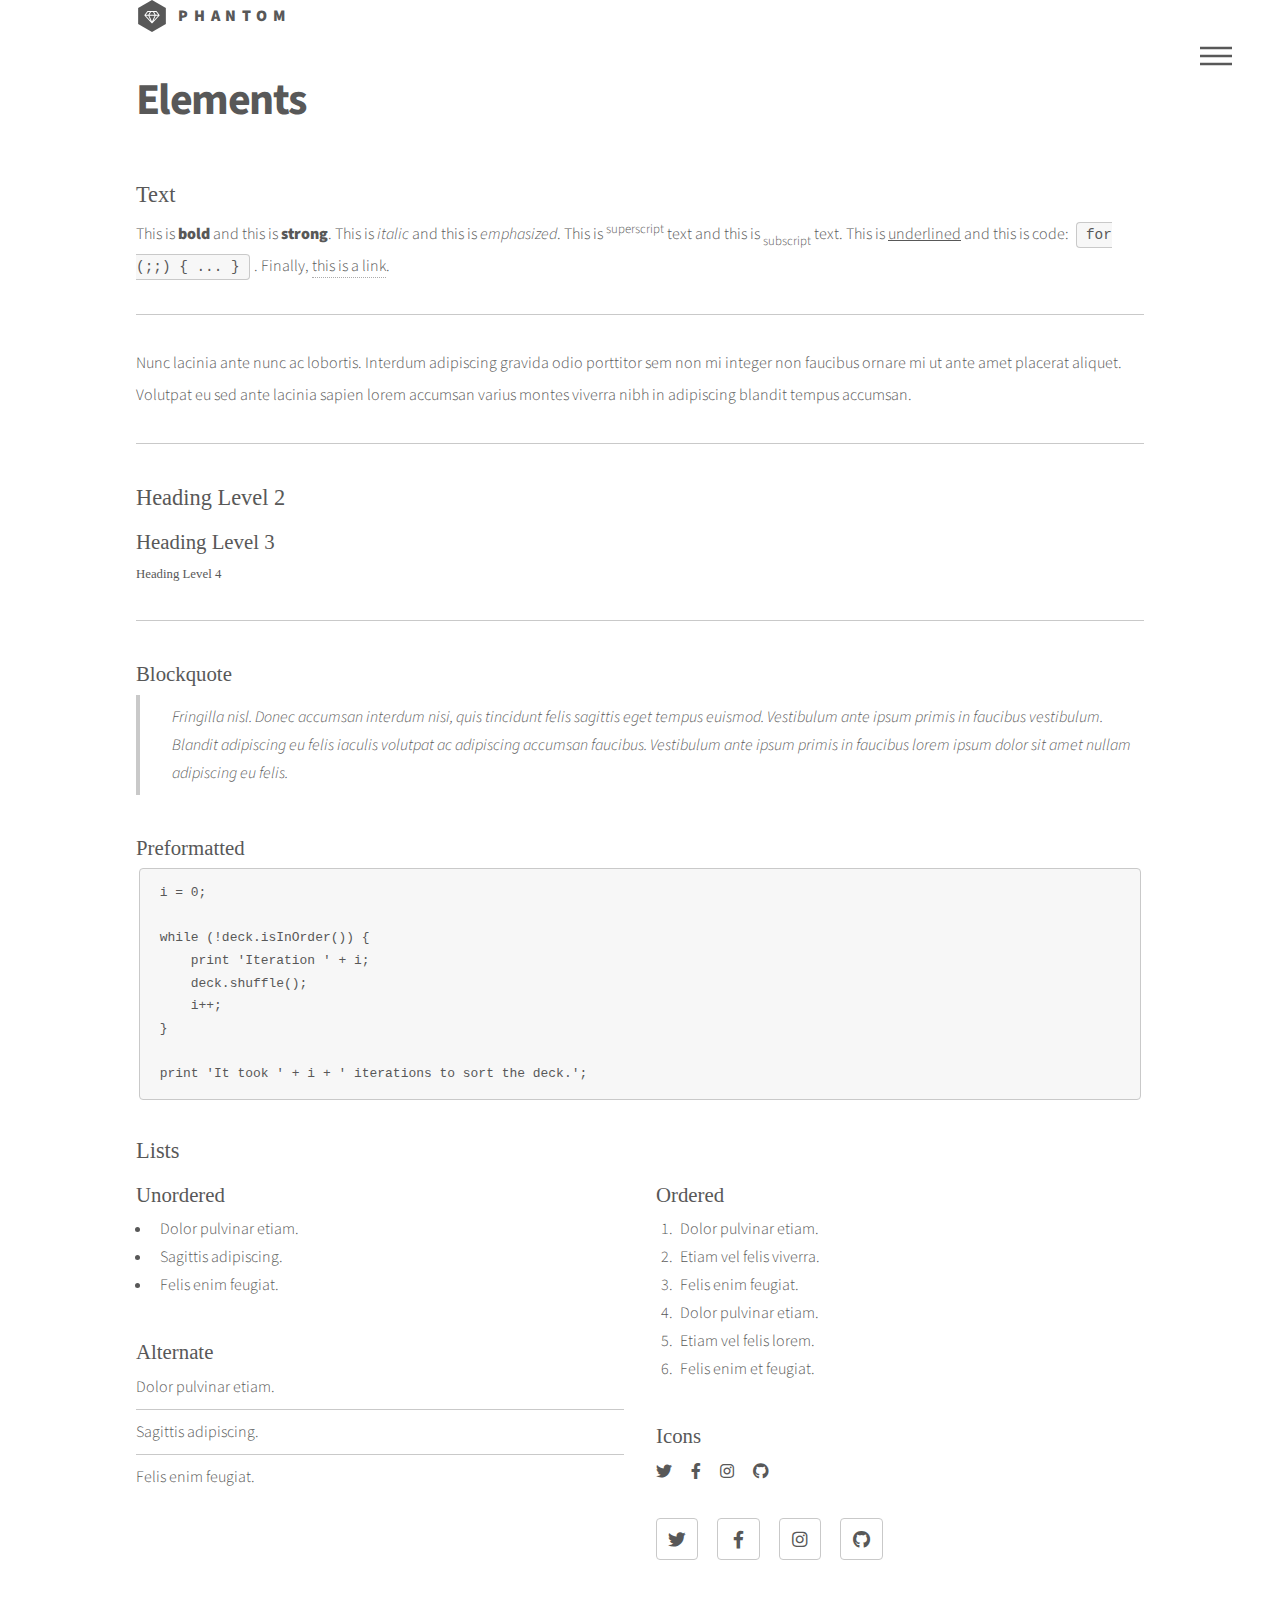
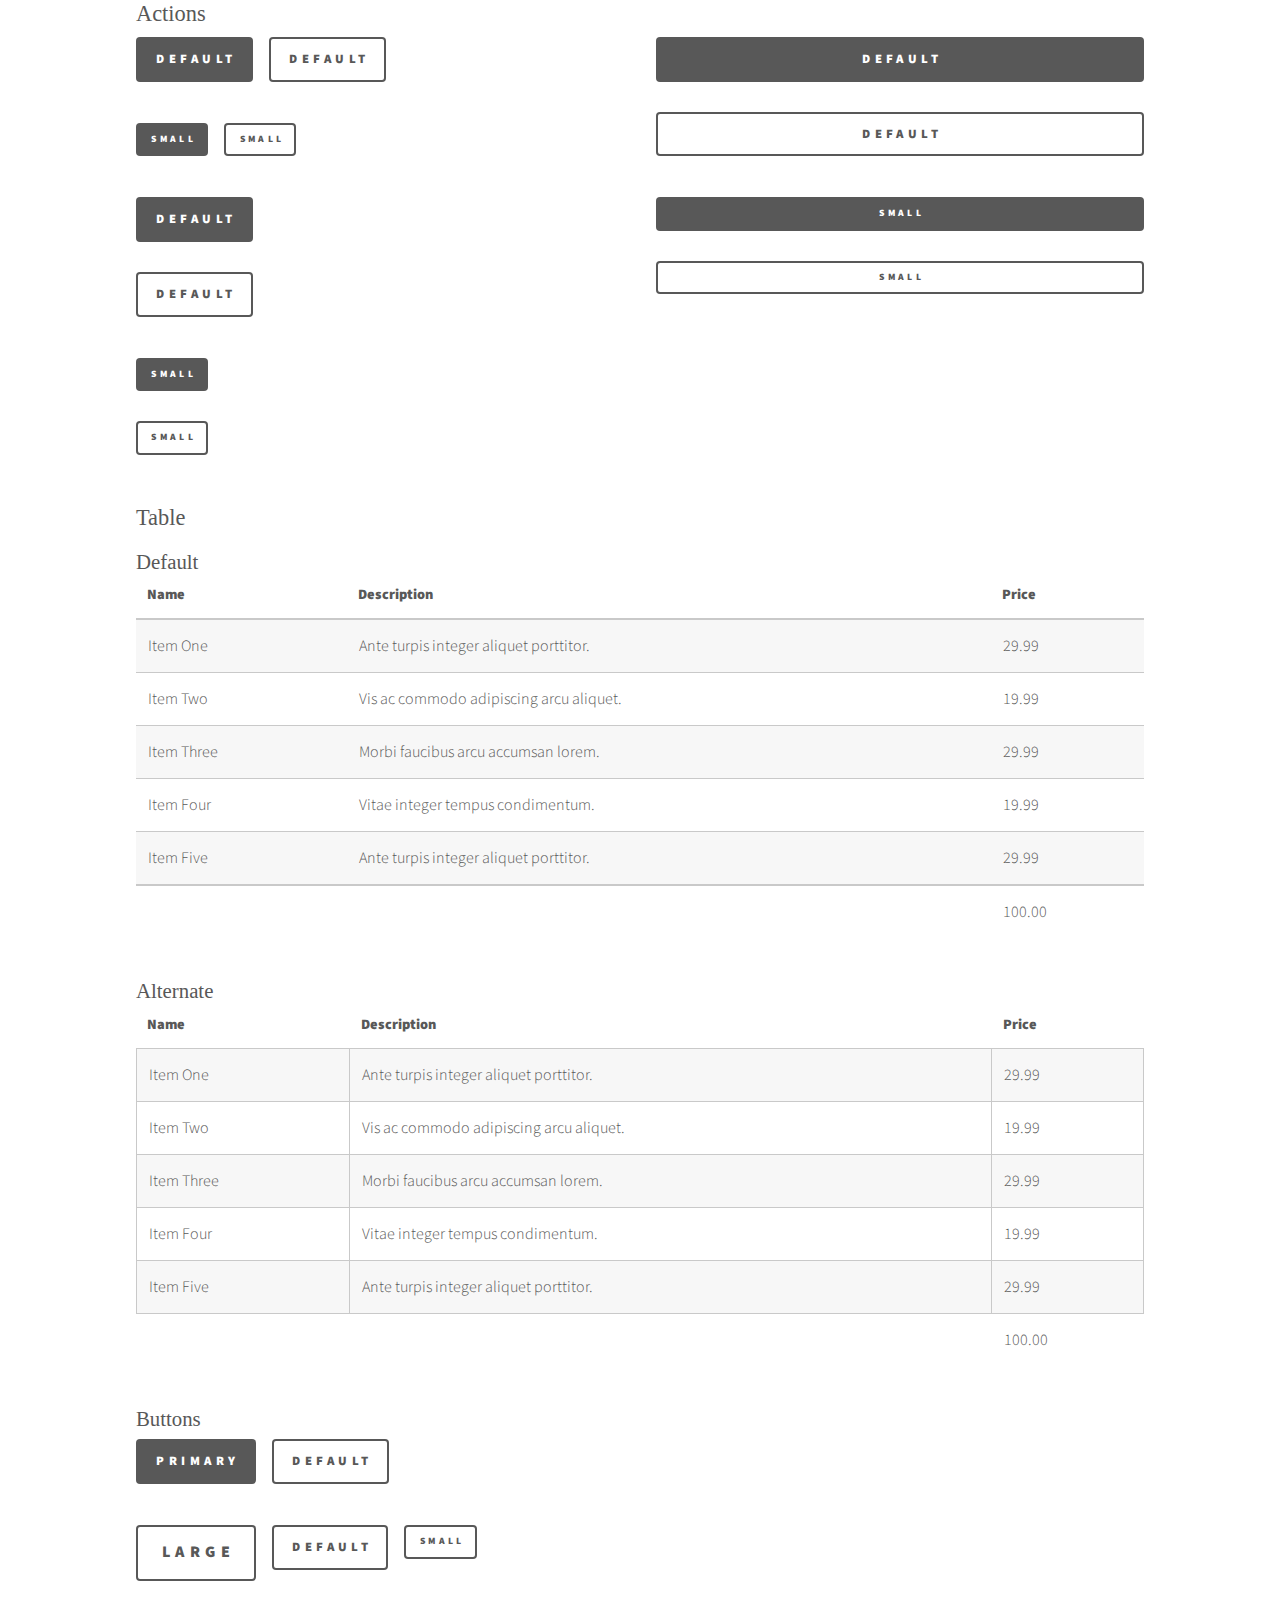
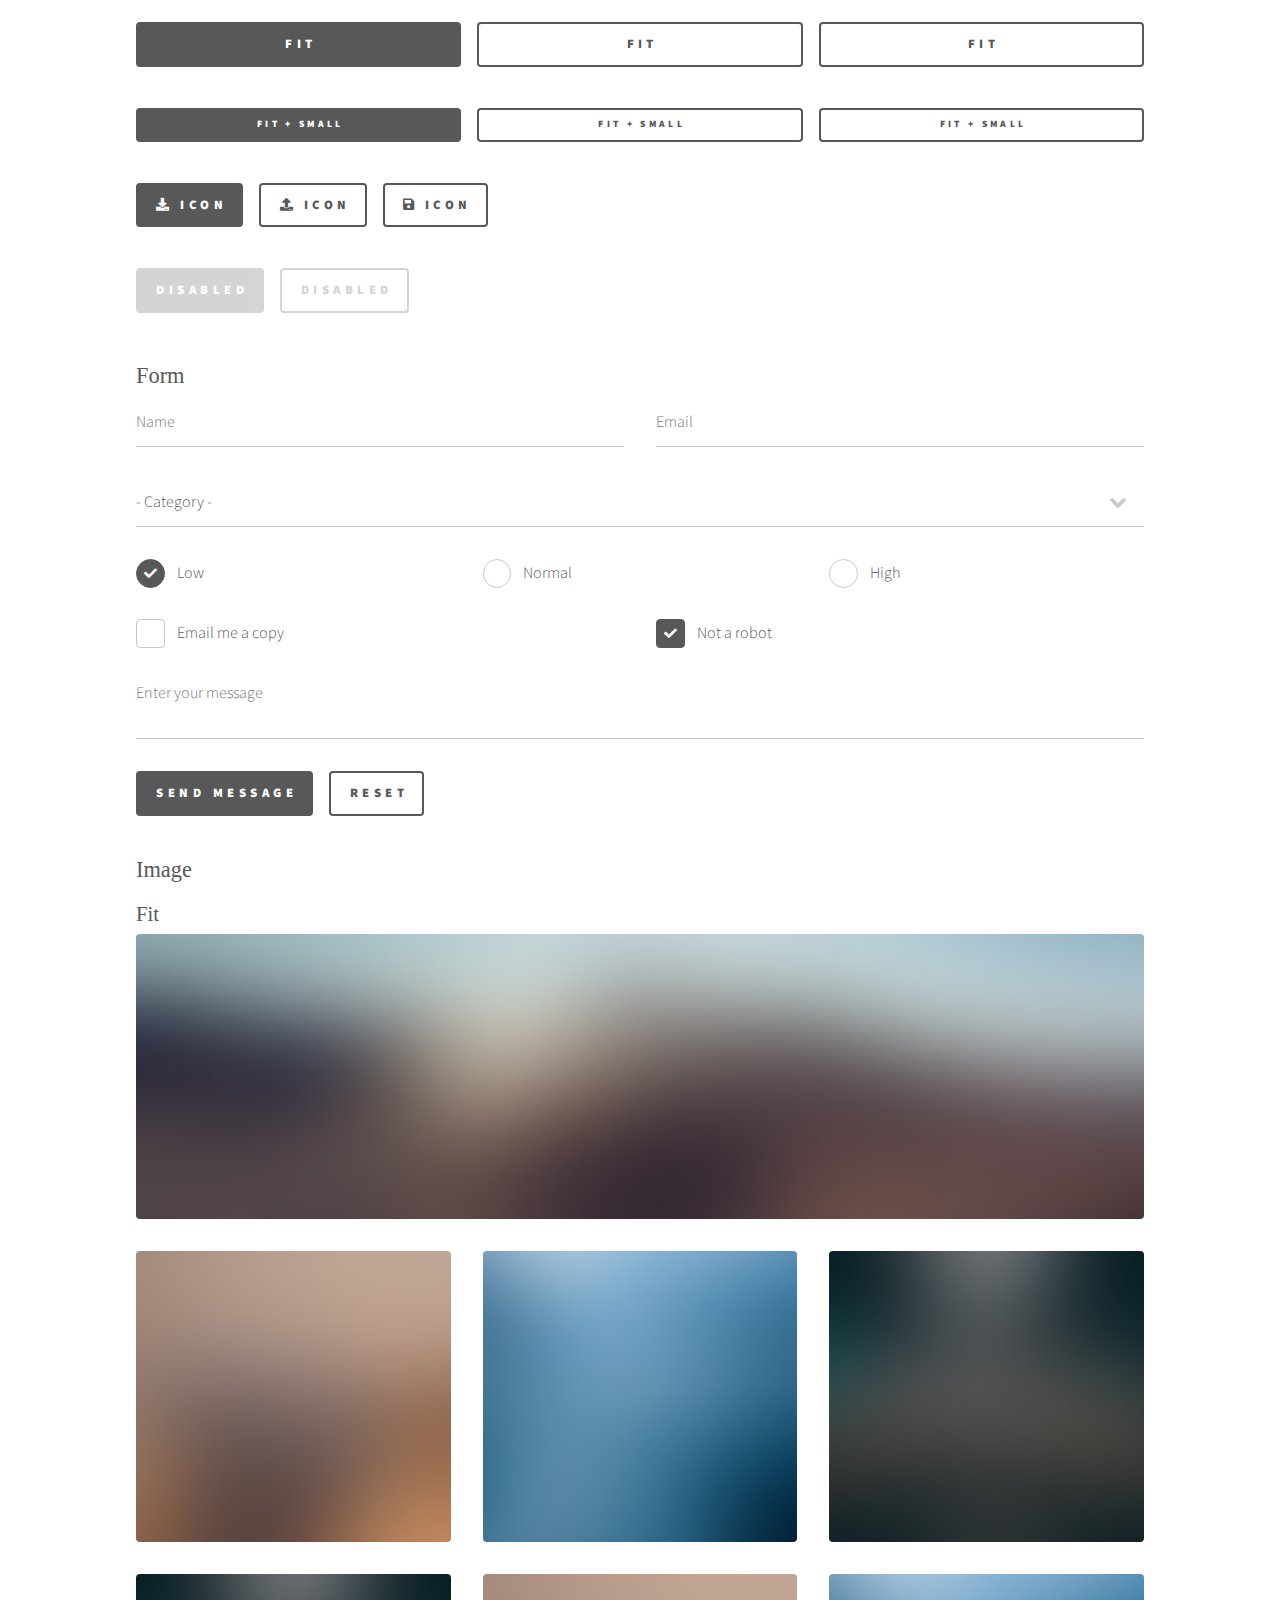
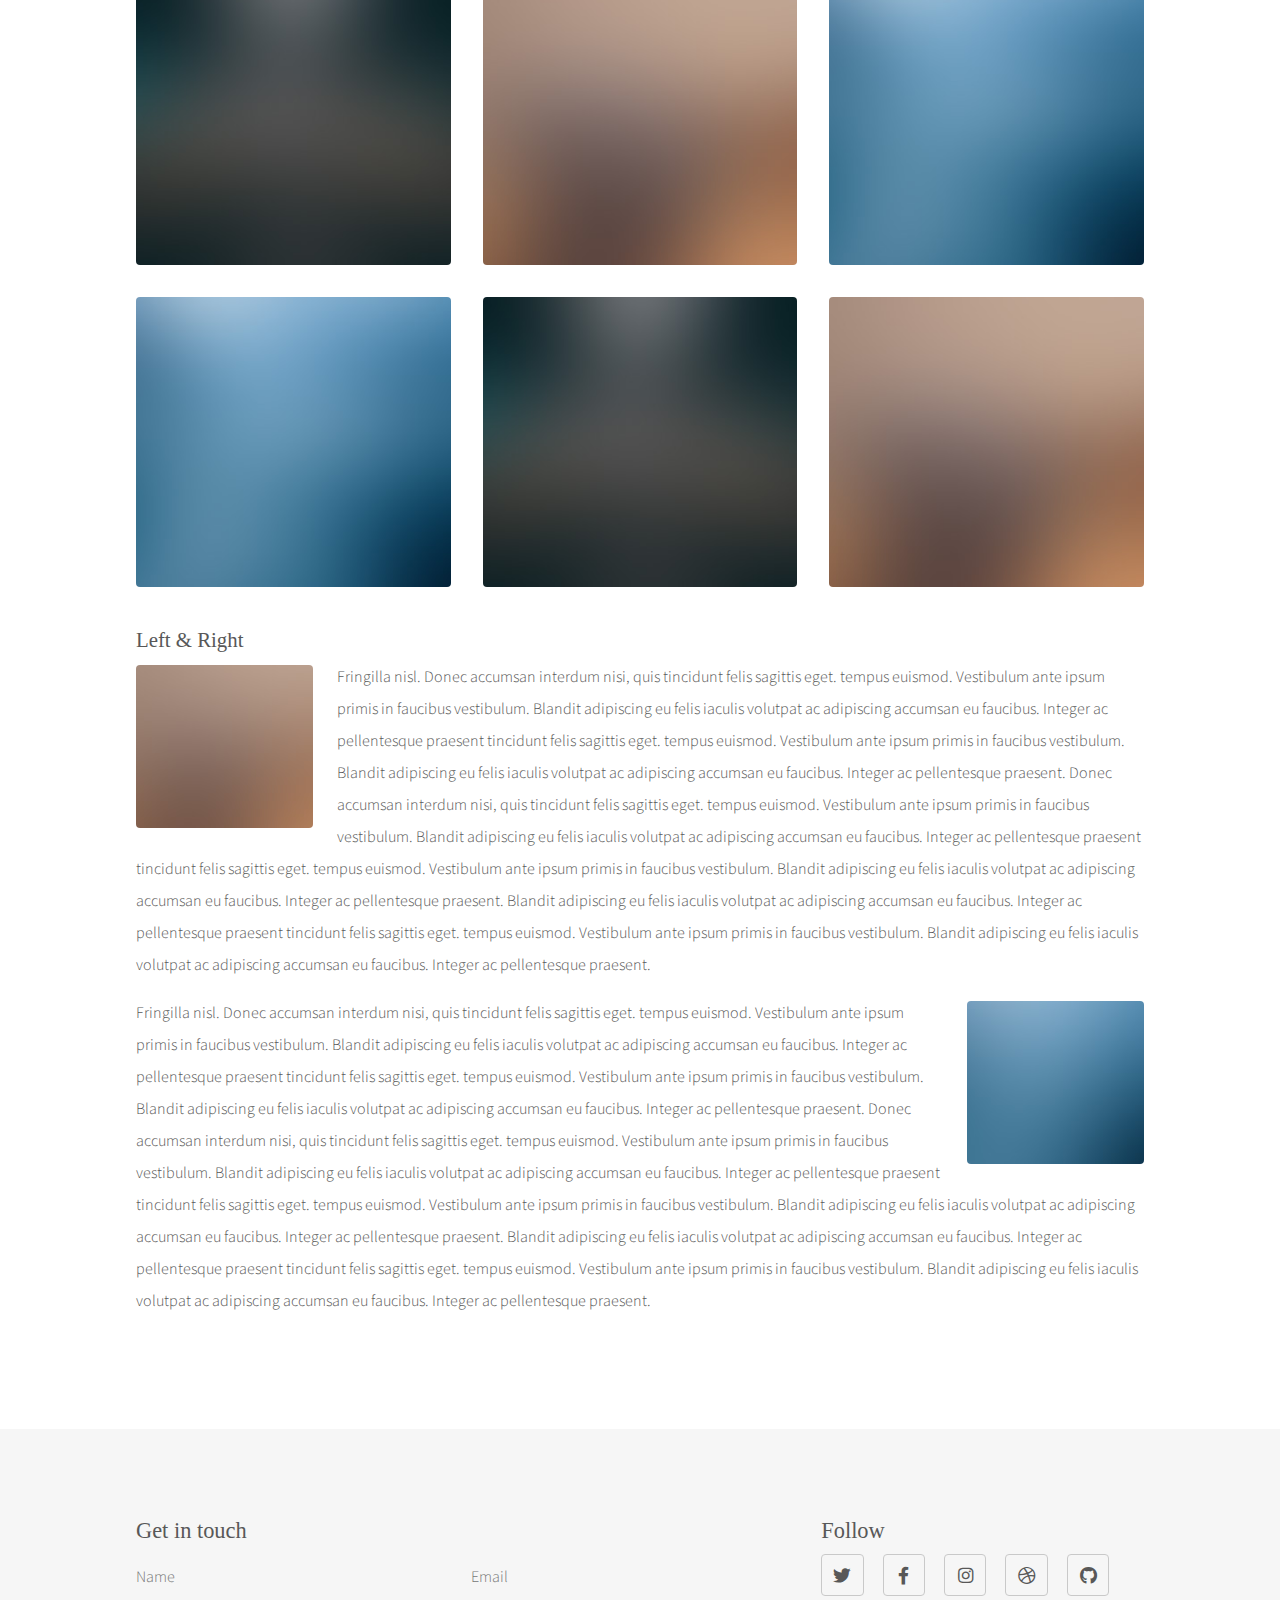
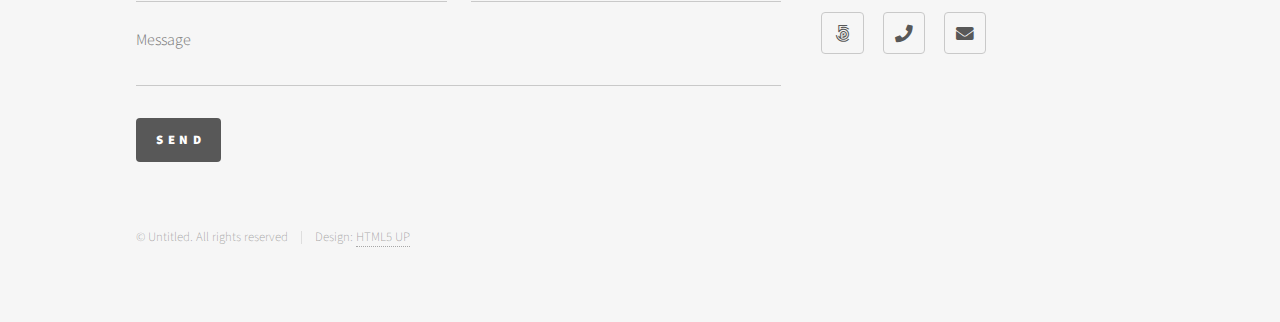
<file: elements.html>
<!DOCTYPE HTML>
<!--
	Phantom by HTML5 UP
	html5up.net | @ajlkn
	Free for personal and commercial use under the CCA 3.0 license (html5up.net/license)
-->
<html>
	<head>
		<title>Elements - Phantom by HTML5 UP</title>
		<meta charset="utf-8" />
		<meta name="viewport" content="width=device-width, initial-scale=1, user-scalable=no" />
		<link rel="stylesheet" href="assets/css/main.css" />
		<noscript><link rel="stylesheet" href="assets/css/noscript.css" /></noscript>
	</head>
	<body class="is-preload">
		<!-- Wrapper -->
			<div id="wrapper">

				<!-- Header -->
					<header id="header">
						<div class="inner">

							<!-- Logo -->
								<a href="index.html" class="logo">
									<span class="symbol"><img src="images/logo.svg" alt="" /></span><span class="title">Phantom</span>
								</a>

							<!-- Nav -->
								<nav>
									<ul>
										<li><a href="#menu">Menu</a></li>
									</ul>
								</nav>

						</div>
					</header>

				<!-- Menu -->
					<nav id="menu">
						<h2>Menu</h2>
						<ul>
							<li><a href="index.html">Home</a></li>
							<li><a href="generic.html">Ipsum veroeros</a></li>
							<li><a href="generic.html">Tempus etiam</a></li>
							<li><a href="generic.html">Consequat dolor</a></li>
							<li><a href="elements.html">Elements</a></li>
						</ul>
					</nav>

				<!-- Main -->
					<div id="main">
						<div class="inner">
							<h1>Elements</h1>

							<!-- Text -->
								<section>
									<h2>Text</h2>
									<p>This is <b>bold</b> and this is <strong>strong</strong>. This is <i>italic</i> and this is <em>emphasized</em>.
									This is <sup>superscript</sup> text and this is <sub>subscript</sub> text.
									This is <u>underlined</u> and this is code: <code>for (;;) { ... }</code>. Finally, <a href="#">this is a link</a>.</p>
									<hr />
									<p>Nunc lacinia ante nunc ac lobortis. Interdum adipiscing gravida odio porttitor sem non mi integer non faucibus ornare mi ut ante amet placerat aliquet. Volutpat eu sed ante lacinia sapien lorem accumsan varius montes viverra nibh in adipiscing blandit tempus accumsan.</p>
									<hr />
									<h2>Heading Level 2</h2>
									<h3>Heading Level 3</h3>
									<h4>Heading Level 4</h4>
									<hr />
									<h3>Blockquote</h3>
									<blockquote>Fringilla nisl. Donec accumsan interdum nisi, quis tincidunt felis sagittis eget tempus euismod. Vestibulum ante ipsum primis in faucibus vestibulum. Blandit adipiscing eu felis iaculis volutpat ac adipiscing accumsan faucibus. Vestibulum ante ipsum primis in faucibus lorem ipsum dolor sit amet nullam adipiscing eu felis.</blockquote>
									<h3>Preformatted</h3>
									<pre><code>i = 0;

while (!deck.isInOrder()) {
    print 'Iteration ' + i;
    deck.shuffle();
    i++;
}

print 'It took ' + i + ' iterations to sort the deck.';</code></pre>
								</section>

							<!-- Lists -->
								<section>
									<h2>Lists</h2>
									<div class="row">
										<div class="col-6 col-12-medium">
											<h3>Unordered</h3>
											<ul>
												<li>Dolor pulvinar etiam.</li>
												<li>Sagittis adipiscing.</li>
												<li>Felis enim feugiat.</li>
											</ul>
											<h3>Alternate</h3>
											<ul class="alt">
												<li>Dolor pulvinar etiam.</li>
												<li>Sagittis adipiscing.</li>
												<li>Felis enim feugiat.</li>
											</ul>
										</div>
										<div class="col-6 col-12-medium">
											<h3>Ordered</h3>
											<ol>
												<li>Dolor pulvinar etiam.</li>
												<li>Etiam vel felis viverra.</li>
												<li>Felis enim feugiat.</li>
												<li>Dolor pulvinar etiam.</li>
												<li>Etiam vel felis lorem.</li>
												<li>Felis enim et feugiat.</li>
											</ol>
											<h3>Icons</h3>
											<ul class="icons">
												<li><a href="#" class="icon brands style1 fa-twitter"><span class="label">Twitter</span></a></li>
												<li><a href="#" class="icon brands style1 fa-facebook-f"><span class="label">Facebook</span></a></li>
												<li><a href="#" class="icon brands style1 fa-instagram"><span class="label">Instagram</span></a></li>
												<li><a href="#" class="icon brands style1 fa-github"><span class="label">Github</span></a></li>
											</ul>
											<ul class="icons">
												<li><a href="#" class="icon brands style2 fa-twitter"><span class="label">Twitter</span></a></li>
												<li><a href="#" class="icon brands style2 fa-facebook-f"><span class="label">Facebook</span></a></li>
												<li><a href="#" class="icon brands style2 fa-instagram"><span class="label">Instagram</span></a></li>
												<li><a href="#" class="icon brands style2 fa-github"><span class="label">Github</span></a></li>
											</ul>
										</div>
									</div>
									<h2>Actions</h2>
									<div class="row">
										<div class="col-6 col-12-medium">
											<ul class="actions">
												<li><a href="#" class="button primary">Default</a></li>
												<li><a href="#" class="button">Default</a></li>
											</ul>
											<ul class="actions small">
												<li><a href="#" class="button primary small">Small</a></li>
												<li><a href="#" class="button small">Small</a></li>
											</ul>
											<ul class="actions stacked">
												<li><a href="#" class="button primary">Default</a></li>
												<li><a href="#" class="button">Default</a></li>
											</ul>
											<ul class="actions stacked">
												<li><a href="#" class="button primary small">Small</a></li>
												<li><a href="#" class="button small">Small</a></li>
											</ul>
										</div>
										<div class="col-6 col-12-medium">
											<ul class="actions stacked">
												<li><a href="#" class="button primary fit">Default</a></li>
												<li><a href="#" class="button fit">Default</a></li>
											</ul>
											<ul class="actions stacked">
												<li><a href="#" class="button primary small fit">Small</a></li>
												<li><a href="#" class="button small fit">Small</a></li>
											</ul>
										</div>
									</div>
								</section>

							<!-- Table -->
								<section>
									<h2>Table</h2>
									<h3>Default</h3>
									<div class="table-wrapper">
										<table>
											<thead>
												<tr>
													<th>Name</th>
													<th>Description</th>
													<th>Price</th>
												</tr>
											</thead>
											<tbody>
												<tr>
													<td>Item One</td>
													<td>Ante turpis integer aliquet porttitor.</td>
													<td>29.99</td>
												</tr>
												<tr>
													<td>Item Two</td>
													<td>Vis ac commodo adipiscing arcu aliquet.</td>
													<td>19.99</td>
												</tr>
												<tr>
													<td>Item Three</td>
													<td> Morbi faucibus arcu accumsan lorem.</td>
													<td>29.99</td>
												</tr>
												<tr>
													<td>Item Four</td>
													<td>Vitae integer tempus condimentum.</td>
													<td>19.99</td>
												</tr>
												<tr>
													<td>Item Five</td>
													<td>Ante turpis integer aliquet porttitor.</td>
													<td>29.99</td>
												</tr>
											</tbody>
											<tfoot>
												<tr>
													<td colspan="2"></td>
													<td>100.00</td>
												</tr>
											</tfoot>
										</table>
									</div>

									<h3>Alternate</h3>
									<div class="table-wrapper">
										<table class="alt">
											<thead>
												<tr>
													<th>Name</th>
													<th>Description</th>
													<th>Price</th>
												</tr>
											</thead>
											<tbody>
												<tr>
													<td>Item One</td>
													<td>Ante turpis integer aliquet porttitor.</td>
													<td>29.99</td>
												</tr>
												<tr>
													<td>Item Two</td>
													<td>Vis ac commodo adipiscing arcu aliquet.</td>
													<td>19.99</td>
												</tr>
												<tr>
													<td>Item Three</td>
													<td> Morbi faucibus arcu accumsan lorem.</td>
													<td>29.99</td>
												</tr>
												<tr>
													<td>Item Four</td>
													<td>Vitae integer tempus condimentum.</td>
													<td>19.99</td>
												</tr>
												<tr>
													<td>Item Five</td>
													<td>Ante turpis integer aliquet porttitor.</td>
													<td>29.99</td>
												</tr>
											</tbody>
											<tfoot>
												<tr>
													<td colspan="2"></td>
													<td>100.00</td>
												</tr>
											</tfoot>
										</table>
									</div>
								</section>

							<!-- Buttons -->
								<section>
									<h3>Buttons</h3>
									<ul class="actions">
										<li><a href="#" class="button primary">Primary</a></li>
										<li><a href="#" class="button">Default</a></li>
									</ul>
									<ul class="actions">
										<li><a href="#" class="button large">Large</a></li>
										<li><a href="#" class="button">Default</a></li>
										<li><a href="#" class="button small">Small</a></li>
									</ul>
									<ul class="actions fit">
										<li><a href="#" class="button primary fit">Fit</a></li>
										<li><a href="#" class="button fit">Fit</a></li>
										<li><a href="#" class="button fit">Fit</a></li>
									</ul>
									<ul class="actions fit small">
										<li><a href="#" class="button primary fit small">Fit + Small</a></li>
										<li><a href="#" class="button fit small">Fit + Small</a></li>
										<li><a href="#" class="button fit small">Fit + Small</a></li>
									</ul>
									<ul class="actions">
										<li><a href="#" class="button primary icon solid fa-download">Icon</a></li>
										<li><a href="#" class="button icon solid fa-upload">Icon</a></li>
										<li><a href="#" class="button icon solid fa-save">Icon</a></li>
									</ul>
									<ul class="actions">
										<li><span class="button primary disabled">Disabled</span></li>
										<li><span class="button disabled">Disabled</span></li>
									</ul>
								</section>

							<!-- Form -->
								<section>
									<h2>Form</h2>
									<form method="post" action="#">
										<div class="row gtr-uniform">
											<div class="col-6 col-12-xsmall">
												<input type="text" name="demo-name" id="demo-name" value="" placeholder="Name" />
											</div>
											<div class="col-6 col-12-xsmall">
												<input type="email" name="demo-email" id="demo-email" value="" placeholder="Email" />
											</div>
											<div class="col-12">
												<select name="demo-category" id="demo-category">
													<option value="">- Category -</option>
													<option value="1">Manufacturing</option>
													<option value="1">Shipping</option>
													<option value="1">Administration</option>
													<option value="1">Human Resources</option>
												</select>
											</div>
											<div class="col-4 col-12-small">
												<input type="radio" id="demo-priority-low" name="demo-priority" checked>
												<label for="demo-priority-low">Low</label>
											</div>
											<div class="col-4 col-12-small">
												<input type="radio" id="demo-priority-normal" name="demo-priority">
												<label for="demo-priority-normal">Normal</label>
											</div>
											<div class="col-4 col-12-small">
												<input type="radio" id="demo-priority-high" name="demo-priority">
												<label for="demo-priority-high">High</label>
											</div>
											<div class="col-6 col-12-small">
												<input type="checkbox" id="demo-copy" name="demo-copy">
												<label for="demo-copy">Email me a copy</label>
											</div>
											<div class="col-6 col-12-small">
												<input type="checkbox" id="demo-human" name="demo-human" checked>
												<label for="demo-human">Not a robot</label>
											</div>
											<div class="col-12">
												<textarea name="demo-message" id="demo-message" placeholder="Enter your message" rows="6"></textarea>
											</div>
											<div class="col-12">
												<ul class="actions">
													<li><input type="submit" value="Send Message" class="primary" /></li>
													<li><input type="reset" value="Reset" /></li>
												</ul>
											</div>
										</div>
									</form>
								</section>

							<!-- Image -->
								<section>
									<h2>Image</h2>
									<h3>Fit</h3>
									<div class="box alt">
										<div class="row gtr-uniform">
											<div class="col-12"><span class="image fit"><img src="images/pic13.jpg" alt="" /></span></div>
											<div class="col-4"><span class="image fit"><img src="images/pic01.jpg" alt="" /></span></div>
											<div class="col-4"><span class="image fit"><img src="images/pic02.jpg" alt="" /></span></div>
											<div class="col-4"><span class="image fit"><img src="images/pic03.jpg" alt="" /></span></div>
											<div class="col-4"><span class="image fit"><img src="images/pic03.jpg" alt="" /></span></div>
											<div class="col-4"><span class="image fit"><img src="images/pic01.jpg" alt="" /></span></div>
											<div class="col-4"><span class="image fit"><img src="images/pic02.jpg" alt="" /></span></div>
											<div class="col-4"><span class="image fit"><img src="images/pic02.jpg" alt="" /></span></div>
											<div class="col-4"><span class="image fit"><img src="images/pic03.jpg" alt="" /></span></div>
											<div class="col-4"><span class="image fit"><img src="images/pic01.jpg" alt="" /></span></div>
										</div>
									</div>
									<h3>Left &amp; Right</h3>
									<p><span class="image left"><img src="images/pic14.jpg" alt="" /></span>Fringilla nisl. Donec accumsan interdum nisi, quis tincidunt felis sagittis eget. tempus euismod. Vestibulum ante ipsum primis in faucibus vestibulum. Blandit adipiscing eu felis iaculis volutpat ac adipiscing accumsan eu faucibus. Integer ac pellentesque praesent tincidunt felis sagittis eget. tempus euismod. Vestibulum ante ipsum primis in faucibus vestibulum. Blandit adipiscing eu felis iaculis volutpat ac adipiscing accumsan eu faucibus. Integer ac pellentesque praesent. Donec accumsan interdum nisi, quis tincidunt felis sagittis eget. tempus euismod. Vestibulum ante ipsum primis in faucibus vestibulum. Blandit adipiscing eu felis iaculis volutpat ac adipiscing accumsan eu faucibus. Integer ac pellentesque praesent tincidunt felis sagittis eget. tempus euismod. Vestibulum ante ipsum primis in faucibus vestibulum. Blandit adipiscing eu felis iaculis volutpat ac adipiscing accumsan eu faucibus. Integer ac pellentesque praesent. Blandit adipiscing eu felis iaculis volutpat ac adipiscing accumsan eu faucibus. Integer ac pellentesque praesent tincidunt felis sagittis eget. tempus euismod. Vestibulum ante ipsum primis in faucibus vestibulum. Blandit adipiscing eu felis iaculis volutpat ac adipiscing accumsan eu faucibus. Integer ac pellentesque praesent.</p>
									<p><span class="image right"><img src="images/pic15.jpg" alt="" /></span>Fringilla nisl. Donec accumsan interdum nisi, quis tincidunt felis sagittis eget. tempus euismod. Vestibulum ante ipsum primis in faucibus vestibulum. Blandit adipiscing eu felis iaculis volutpat ac adipiscing accumsan eu faucibus. Integer ac pellentesque praesent tincidunt felis sagittis eget. tempus euismod. Vestibulum ante ipsum primis in faucibus vestibulum. Blandit adipiscing eu felis iaculis volutpat ac adipiscing accumsan eu faucibus. Integer ac pellentesque praesent. Donec accumsan interdum nisi, quis tincidunt felis sagittis eget. tempus euismod. Vestibulum ante ipsum primis in faucibus vestibulum. Blandit adipiscing eu felis iaculis volutpat ac adipiscing accumsan eu faucibus. Integer ac pellentesque praesent tincidunt felis sagittis eget. tempus euismod. Vestibulum ante ipsum primis in faucibus vestibulum. Blandit adipiscing eu felis iaculis volutpat ac adipiscing accumsan eu faucibus. Integer ac pellentesque praesent. Blandit adipiscing eu felis iaculis volutpat ac adipiscing accumsan eu faucibus. Integer ac pellentesque praesent tincidunt felis sagittis eget. tempus euismod. Vestibulum ante ipsum primis in faucibus vestibulum. Blandit adipiscing eu felis iaculis volutpat ac adipiscing accumsan eu faucibus. Integer ac pellentesque praesent.</p>
								</section>

						</div>
					</div>

				<!-- Footer -->
					<footer id="footer">
						<div class="inner">
							<section>
								<h2>Get in touch</h2>
								<form method="post" action="#">
									<div class="fields">
										<div class="field half">
											<input type="text" name="name" id="name" placeholder="Name" />
										</div>
										<div class="field half">
											<input type="email" name="email" id="email" placeholder="Email" />
										</div>
										<div class="field">
											<textarea name="message" id="message" placeholder="Message"></textarea>
										</div>
									</div>
									<ul class="actions">
										<li><input type="submit" value="Send" class="primary" /></li>
									</ul>
								</form>
							</section>
							<section>
								<h2>Follow</h2>
								<ul class="icons">
									<li><a href="#" class="icon brands style2 fa-twitter"><span class="label">Twitter</span></a></li>
									<li><a href="#" class="icon brands style2 fa-facebook-f"><span class="label">Facebook</span></a></li>
									<li><a href="#" class="icon brands style2 fa-instagram"><span class="label">Instagram</span></a></li>
									<li><a href="#" class="icon brands style2 fa-dribbble"><span class="label">Dribbble</span></a></li>
									<li><a href="#" class="icon brands style2 fa-github"><span class="label">GitHub</span></a></li>
									<li><a href="#" class="icon brands style2 fa-500px"><span class="label">500px</span></a></li>
									<li><a href="#" class="icon solid style2 fa-phone"><span class="label">Phone</span></a></li>
									<li><a href="#" class="icon solid style2 fa-envelope"><span class="label">Email</span></a></li>
								</ul>
							</section>
							<ul class="copyright">
								<li>&copy; Untitled. All rights reserved</li><li>Design: <a href="http://html5up.net">HTML5 UP</a></li>
							</ul>
						</div>
					</footer>

			</div>

		<!-- Scripts -->
			<script src="assets/js/jquery.min.js"></script>
			<script src="assets/js/browser.min.js"></script>
			<script src="assets/js/breakpoints.min.js"></script>
			<script src="assets/js/util.js"></script>
			<script src="assets/js/main.js"></script>

	</body>
</html>
</file>
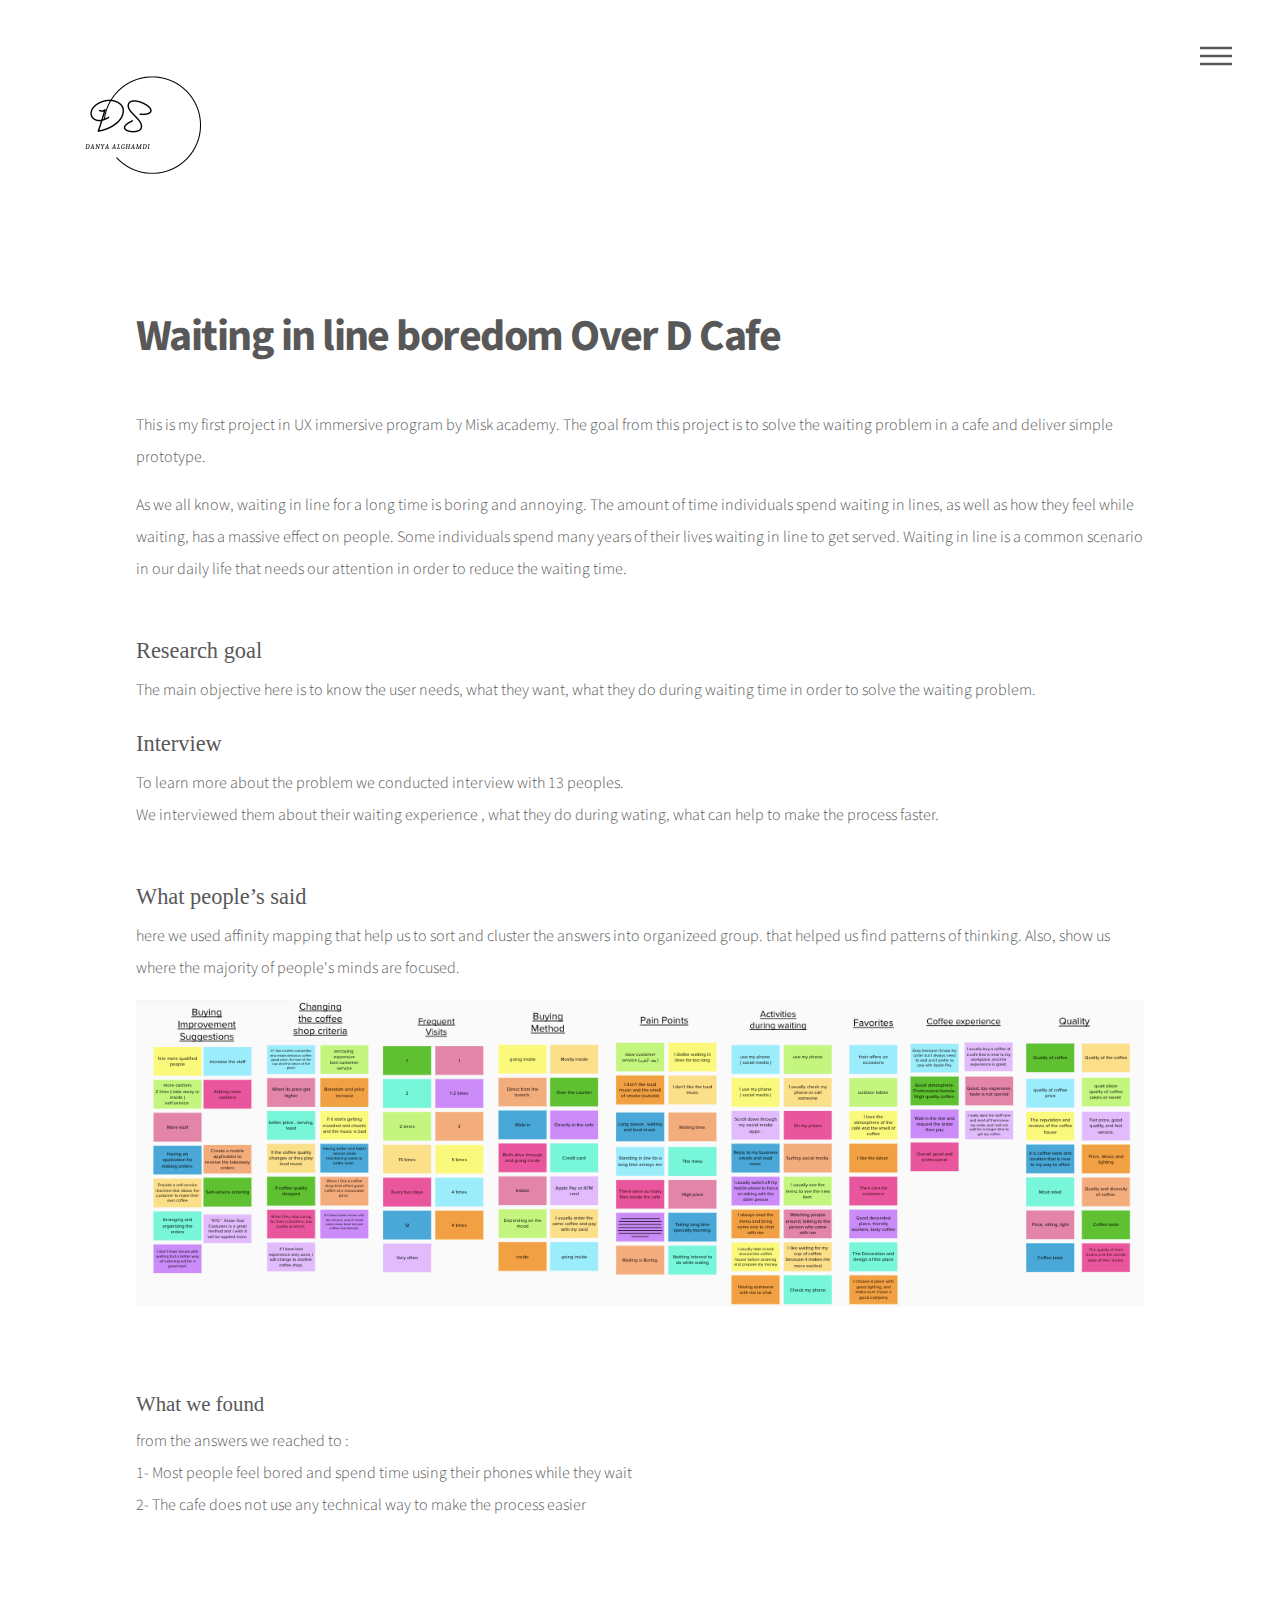
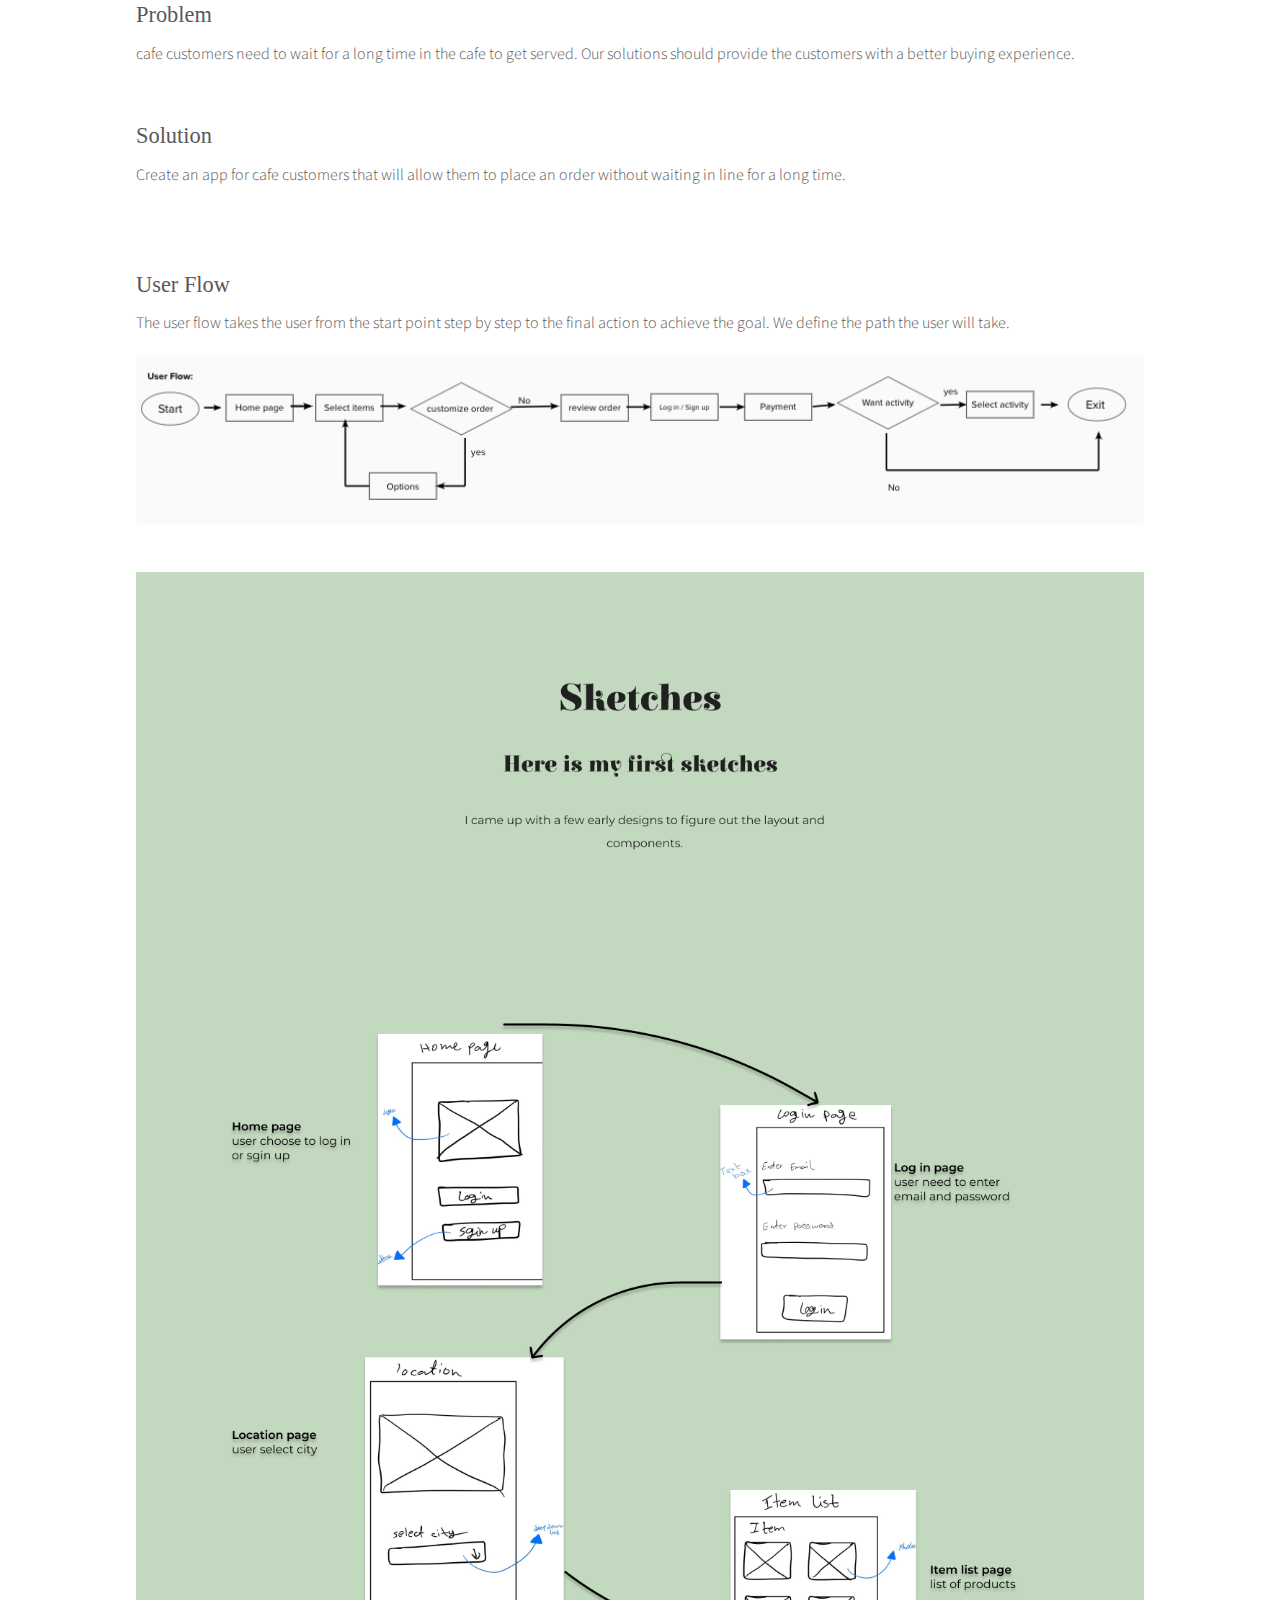
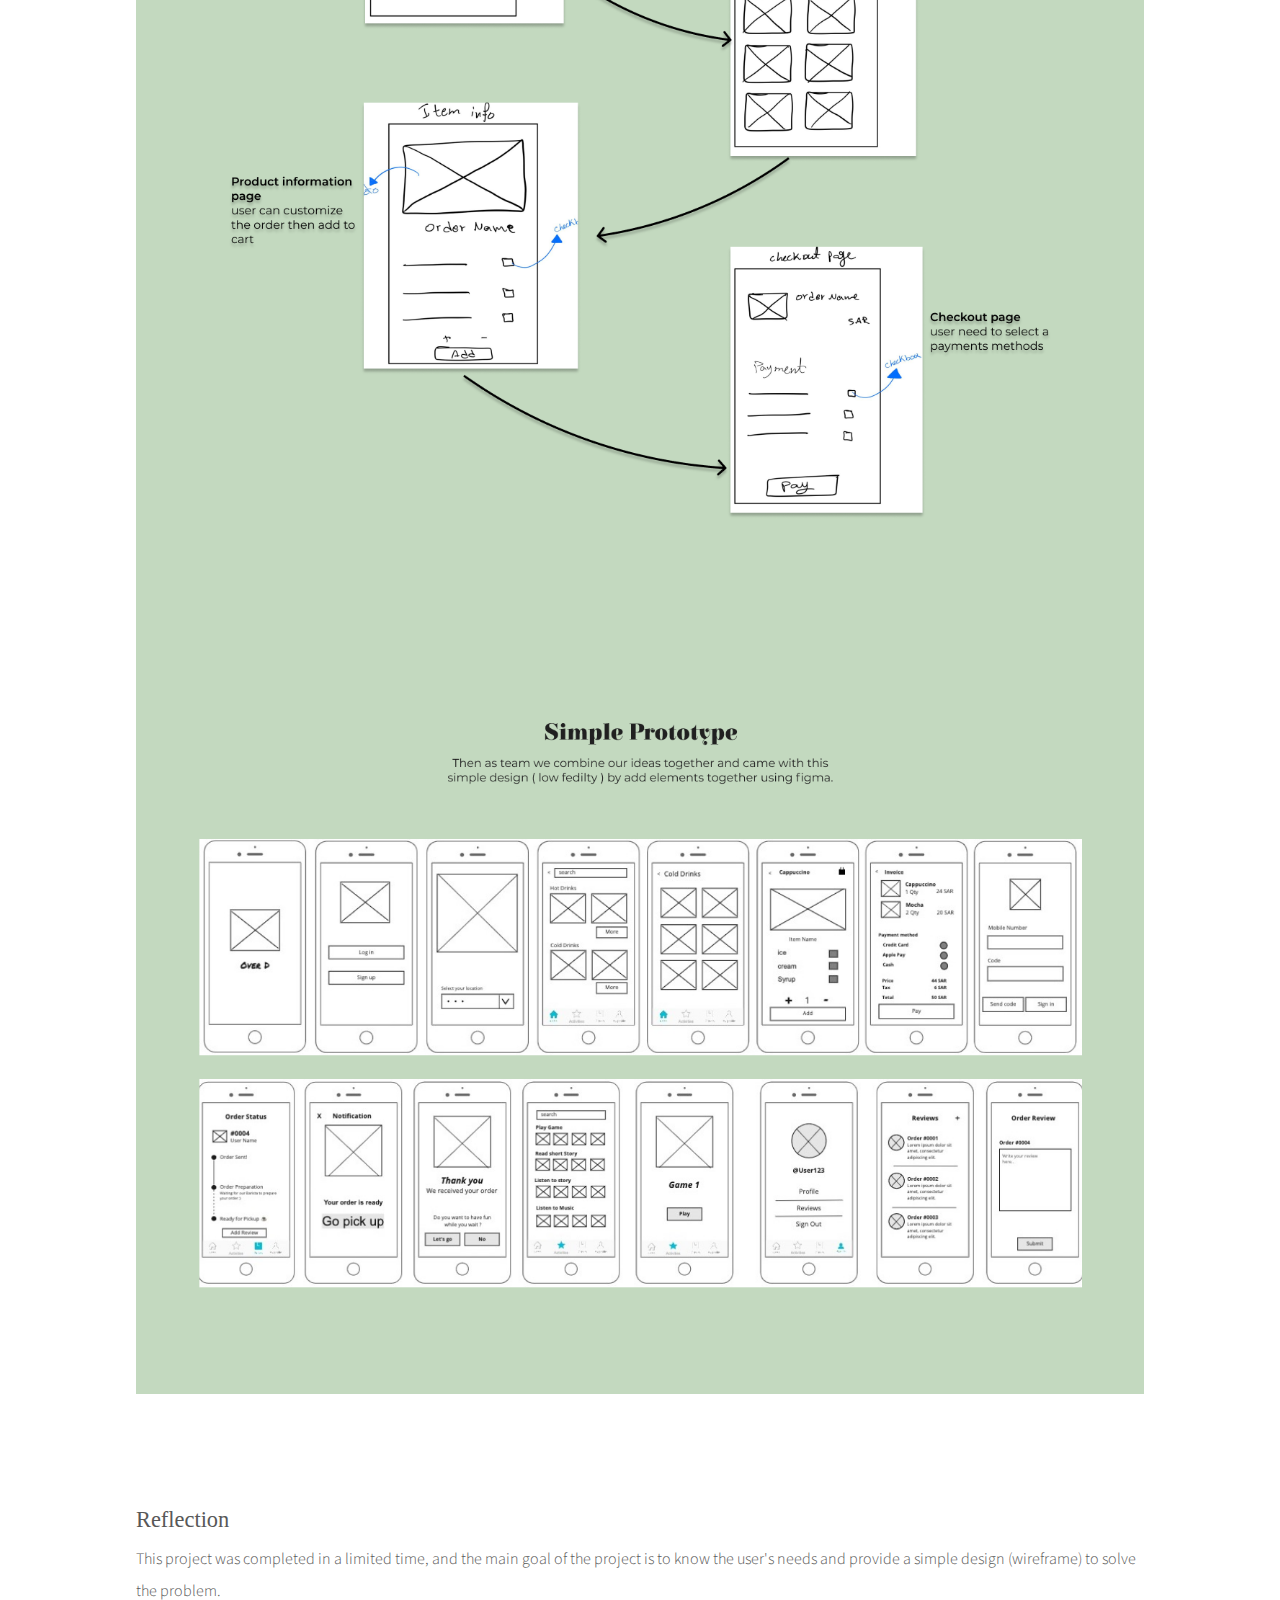
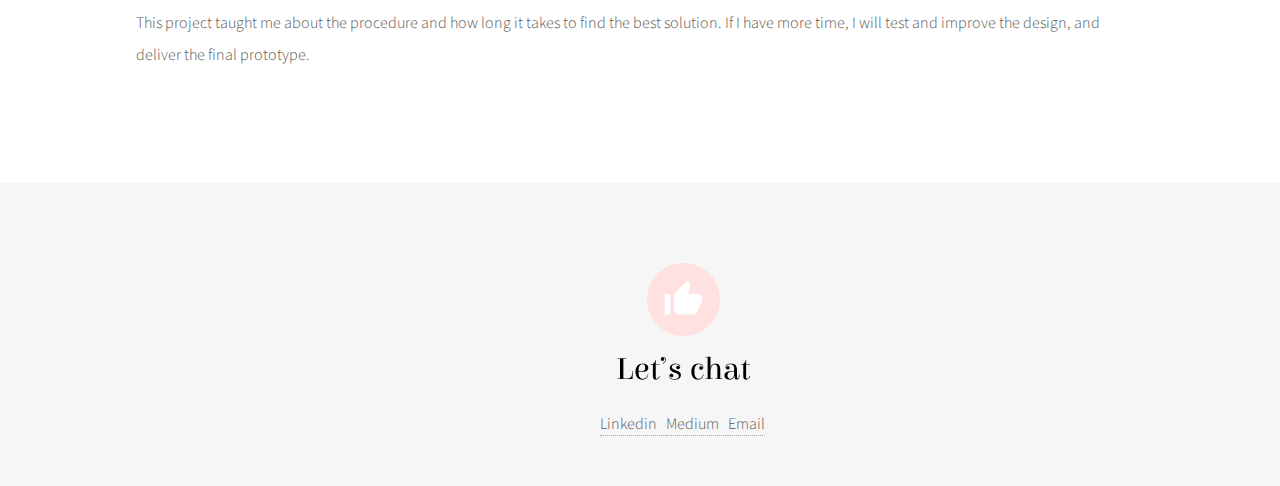
<file: generic.html>
<!DOCTYPE HTML>
<!--
	Phantom by HTML5 UP
	html5up.net | @ajlkn
	Free for personal and commercial use under the CCA 3.0 license (html5up.net/license)
-->

<style> 
a {text-decoration: none;}

</style>
<html>
	<head>
		<title>Danya ALghamdi</title>
		<meta charset="utf-8" />
		<meta name="viewport" content="width=device-width, initial-scale=1, user-scalable=no" />
		<link rel="stylesheet" href="assets/css/main.css" />
		<noscript><link rel="stylesheet" href="assets/css/noscript.css" /></noscript>
	</head>
	<body class="is-preload">
		<!-- Wrapper -->
			<div id="wrapper">

				<!-- Header -->
					<header id="header">
						<img style="width: 250px" src="images/Danya logo.png" alt="" />
						<div class="inner">
						

							<!-- Logo -->
							<a href="index.html" class="logo">
							
							</a>

							<!-- Nav -->
								<nav>
									<ul>
										<li><a href="#menu">Menu</a></li>
									</ul>
								</nav>

						</div>
					</header>

				<!-- Menu -->

					<nav id="menu">

						<h2>Menu</h2>
						<ul>
							<li><a href="index.html">Home</a></li>
							<li><a href="generic.html">CV</a></li>
						</ul>
					</nav>







				<!-- Main -->
					<div id="main">
						<div class="inner">
							<h1>Waiting in line boredom Over D Cafe</h1>
							<p>This is my first project in UX immersive program by Misk academy.
							 The goal from this project is to solve the waiting problem in a cafe and deliver simple prototype.</p>

						<!--	<span class="image main"><img src="images/pic13.jpg" alt="" /></span> -->

							<p>As we all know, waiting in line for a long time is boring and annoying.
								The amount of time individuals spend waiting in lines, as well as how they feel while waiting, has a massive effect on people.
								Some individuals spend many years of their lives waiting in line to get served. Waiting in line is a common scenario in our daily life
							 that needs our attention in order to reduce the waiting time.</p>

							 <!--Project Summary-->

							<!-- <div class="inner", style="background-color:#FFE1E1">
							
							<h2>Project Overview</h2>
						</br>
							<table>
								<thead>
									<th>Project</th>
									<th>Duration</th>
								</thead>
								<tbody>
									<td>This is my first project in UX immersive program by Misk academy. </br>
										The goal from this project is to solve the waiting problem in a cafe.</td>
									<td>1 Week</td>
								</tbody>
								<thead>
									<th>Solution</th>
									<th>Team</th>
								</thead>
								<tbody>
									<td>Create an app to place an order without waiting in line.</br>
									 The app will provide a variety of activities to keep the customers entertained while they wait.</td>
									 <td>4 members</td>
								</tbody>
							
							</table>
					
								<button>Prototype</button>
								<button>Read my Article in Medium</button>
							</br>
							</div> -->




							</br>
							 <h2>Research goal</h2>
							 <p>The main objective here is to know the user needs, what they want, 
								what they do during waiting time in order to solve the waiting problem.</p>

							 <h2>Interview</h2>
							 <p>To learn more about the problem we conducted interview with 13 peoples.</br>
                              We interviewed them about their waiting experience , what they do during wating, what can help to make the process faster. </p>
							</br>
							 <h2 >What people’s said</h2>
							 <p>here we used affinity mapping that help us to sort and cluster the answers into organizeed group.
							 that helped us find patterns of thinking.  Also, show us where the majority of people's minds are focused.</p>
							 <span class="image main"><img src="images/Affinity maping.png" alt="" /></span>
							</br>
							 <h3>What we found</h3>
							 <p>from the answers we reached to : </br> 1- Most people feel bored and spend
								time using their phones while
								they wait </br> 2- The cafe does not use any technical 
								way to make the process easier</p>
							</br> </br>
								<h2>Problem</h2>
								<p>cafe customers need to wait for a long time in the cafe to get served.
								Our solutions should provide the customers with a better buying experience.</p>
							 </br>
							<h2>Solution</h2>
							<p>Create an app for cafe customers that will allow them to place an
							 order without waiting in line for a long time.</p>

							</br> </br>

							<h2>User Flow</h2>
						<p>The user flow takes the user from the start point step by step to the final action to achieve the goal.
							 We define the path the user will take.</p>
							 <span class="image main"><img src="images/flow.png" alt="" /></span>


							         <!-- New style for the solution-->
						<div class="inner", style="background-color:#C3D9BF">
						</br>
							 <span class="image main"><img src="images/Group 72.png" alt="" /></span>
						</div>
					</br> </br>
						<h2>Reflection</h2>
						<p>This project was completed in a limited time, and the main goal of the project is to know
							 the user's needs and provide a simple design (wireframe) to solve the problem.</br>
							This project taught me about the procedure and how long it takes to find the best solution.
							If I have more time, I will test and improve the design, and deliver the final prototype.</p>
						</div>

                      
					</div>




























































				<!-- Footer -->
				<footer id="footer">
					<div class="inner">
						<!-- 
						<section>
							<h2>Get in touch</h2>
							<form method="post" action="#">
								<div class="fields">
									<div class="field half">
										<input type="text" name="name" id="name" placeholder="Name" />
									</div>
									<div class="field half">
										<input type="email" name="email" id="email" placeholder="Email" />
									</div>
									<div class="field">
										<textarea name="message" id="message" placeholder="Message"></textarea>
									</div>
								</div>
								<ul class="actions">
									<li><input type="submit" value="Send" class="primary" /></li>
								</ul>
							</form>
						</section>
						-->
						<section style="margin-left: 480px">
							<img src="images/footer.png" alt="" />
						
							<!--<h2>Let's chat</h2>-->

							<ul class="icons">
							</br>
								<a href="https://www.linkedin.com/in/danya-alghamdi/">Linkedin &nbsp; </a>
								<a href="https://medium.com/@danyasalehg">Medium &nbsp; </a>
								<a href="#">Email </a>
							<!--	<li><a href="#" class="icon brands style2 fa-linkedin"><span class="label">Linkedin</span></a></li>
								<li><a href="#" class="icon brands style2 fa-medium"><span class="label">Medium</span></a></li>
								<li><a href="#" class="icon solid style2 fa-envelope"><span class="label">Email</span></a></li> -->
							</ul>
						</section>
						<!-- 
						<ul class="copyright">
							<li>&copy; Untitled. All rights reserved</li><li>Design: <a href="http://html5up.net">HTML5 UP</a></li>
						</ul>
						-->
					</div>
				</footer>

			</div>

		<!-- Scripts -->
			<script src="assets/js/jquery.min.js"></script>
			<script src="assets/js/browser.min.js"></script>
			<script src="assets/js/breakpoints.min.js"></script>
			<script src="assets/js/util.js"></script>
			<script src="assets/js/main.js"></script>

	</body>
</html>
</file>
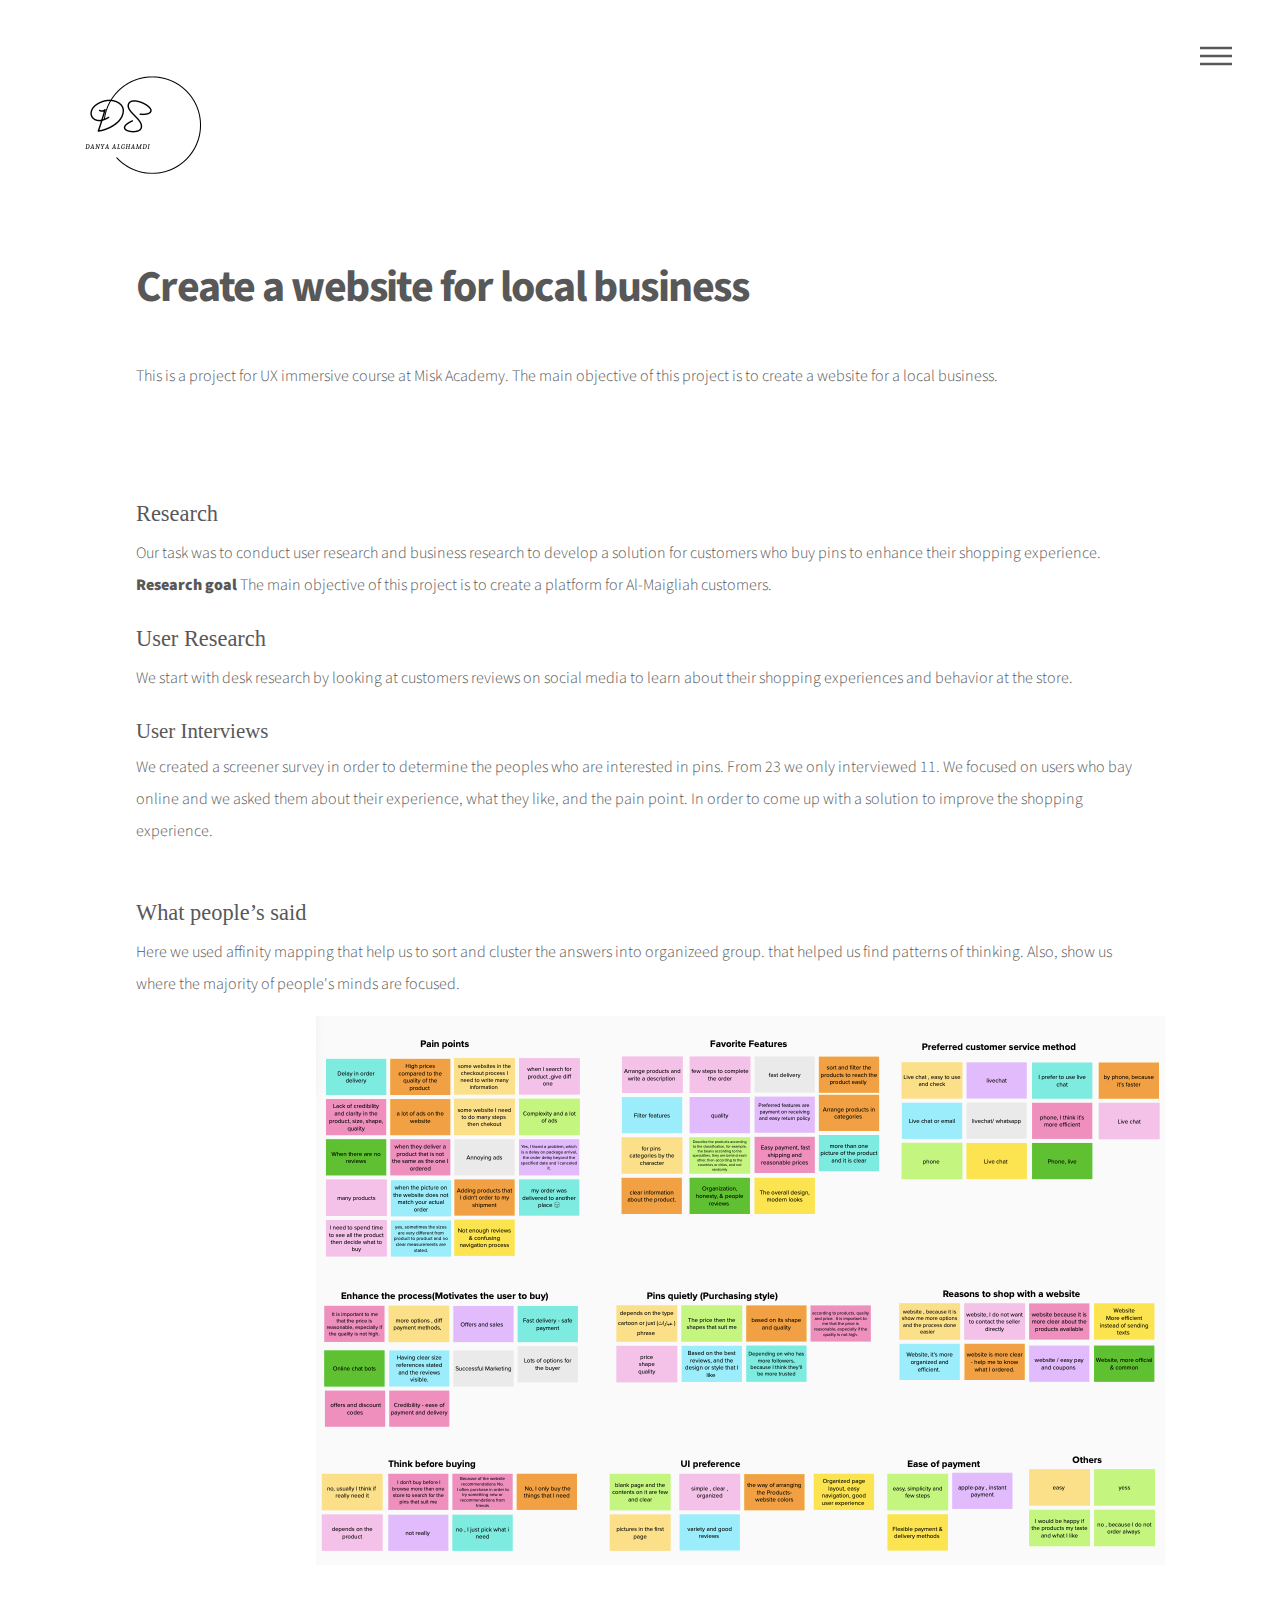
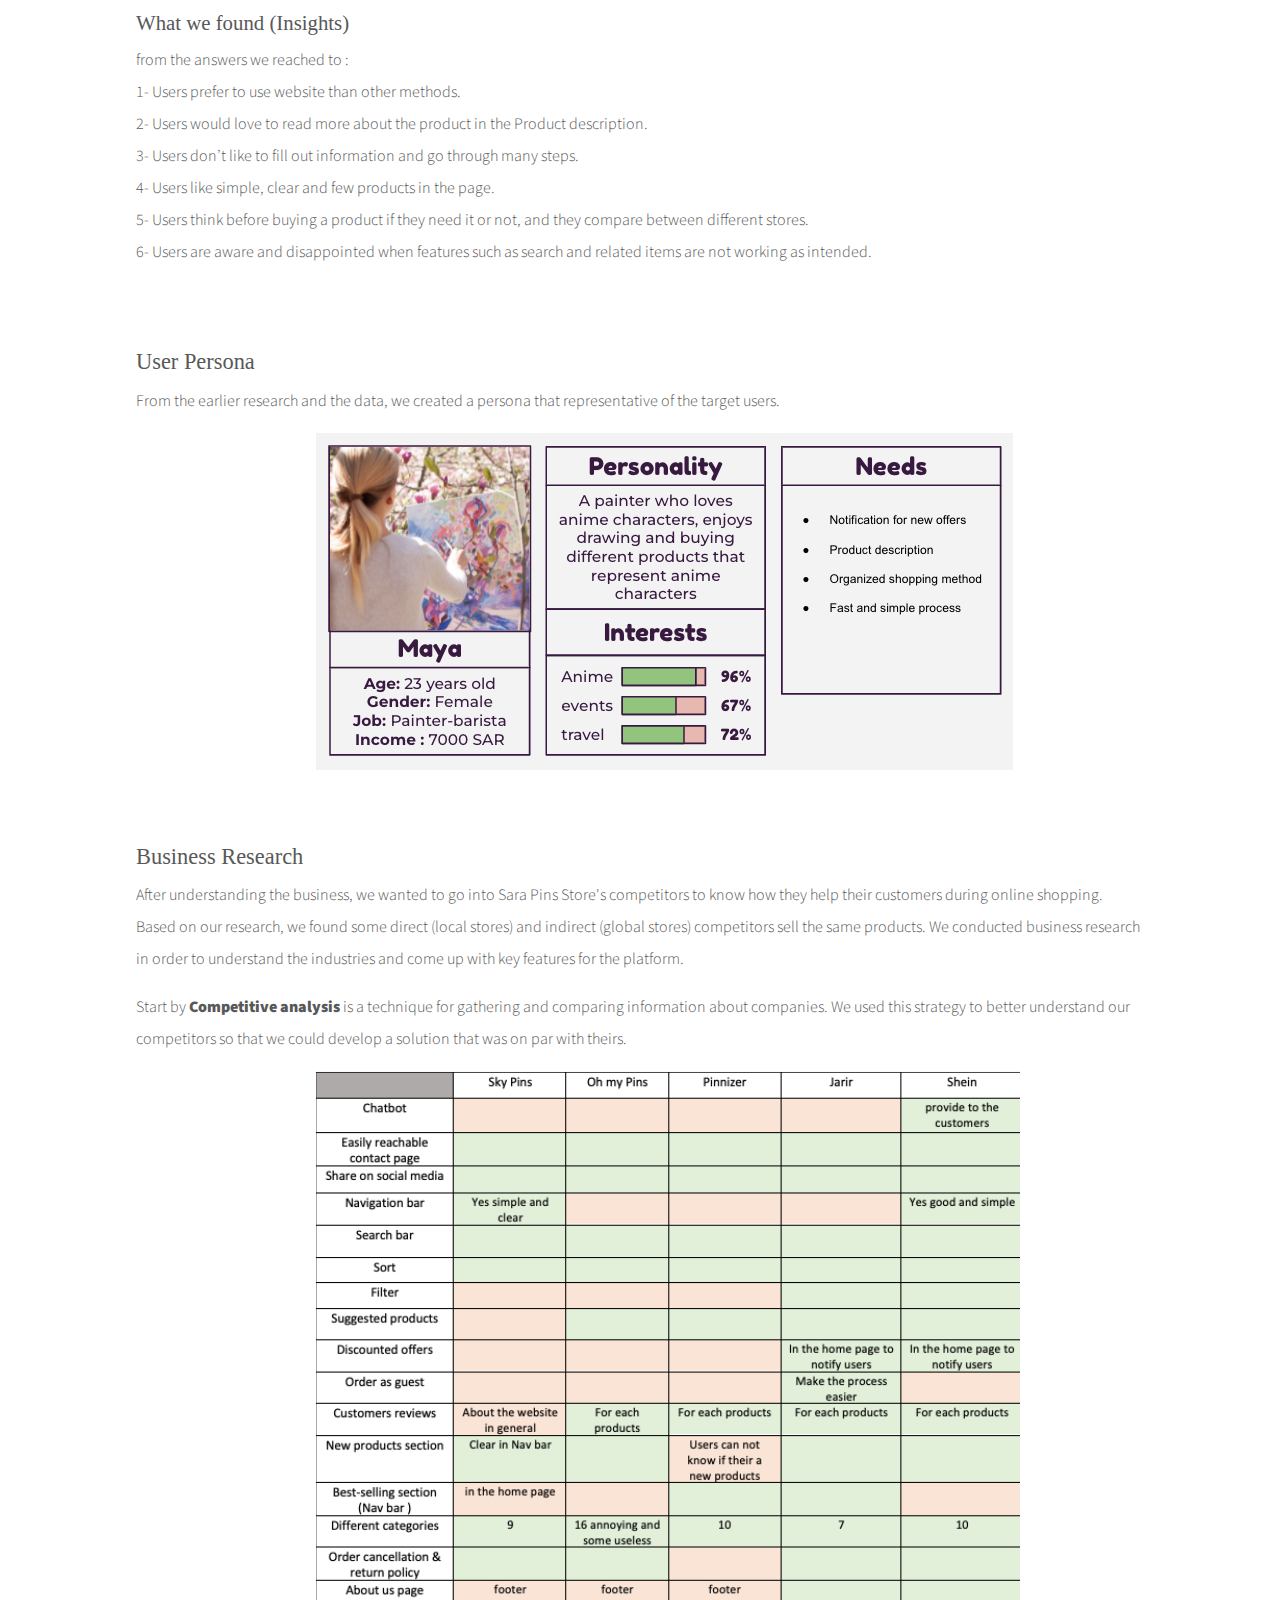
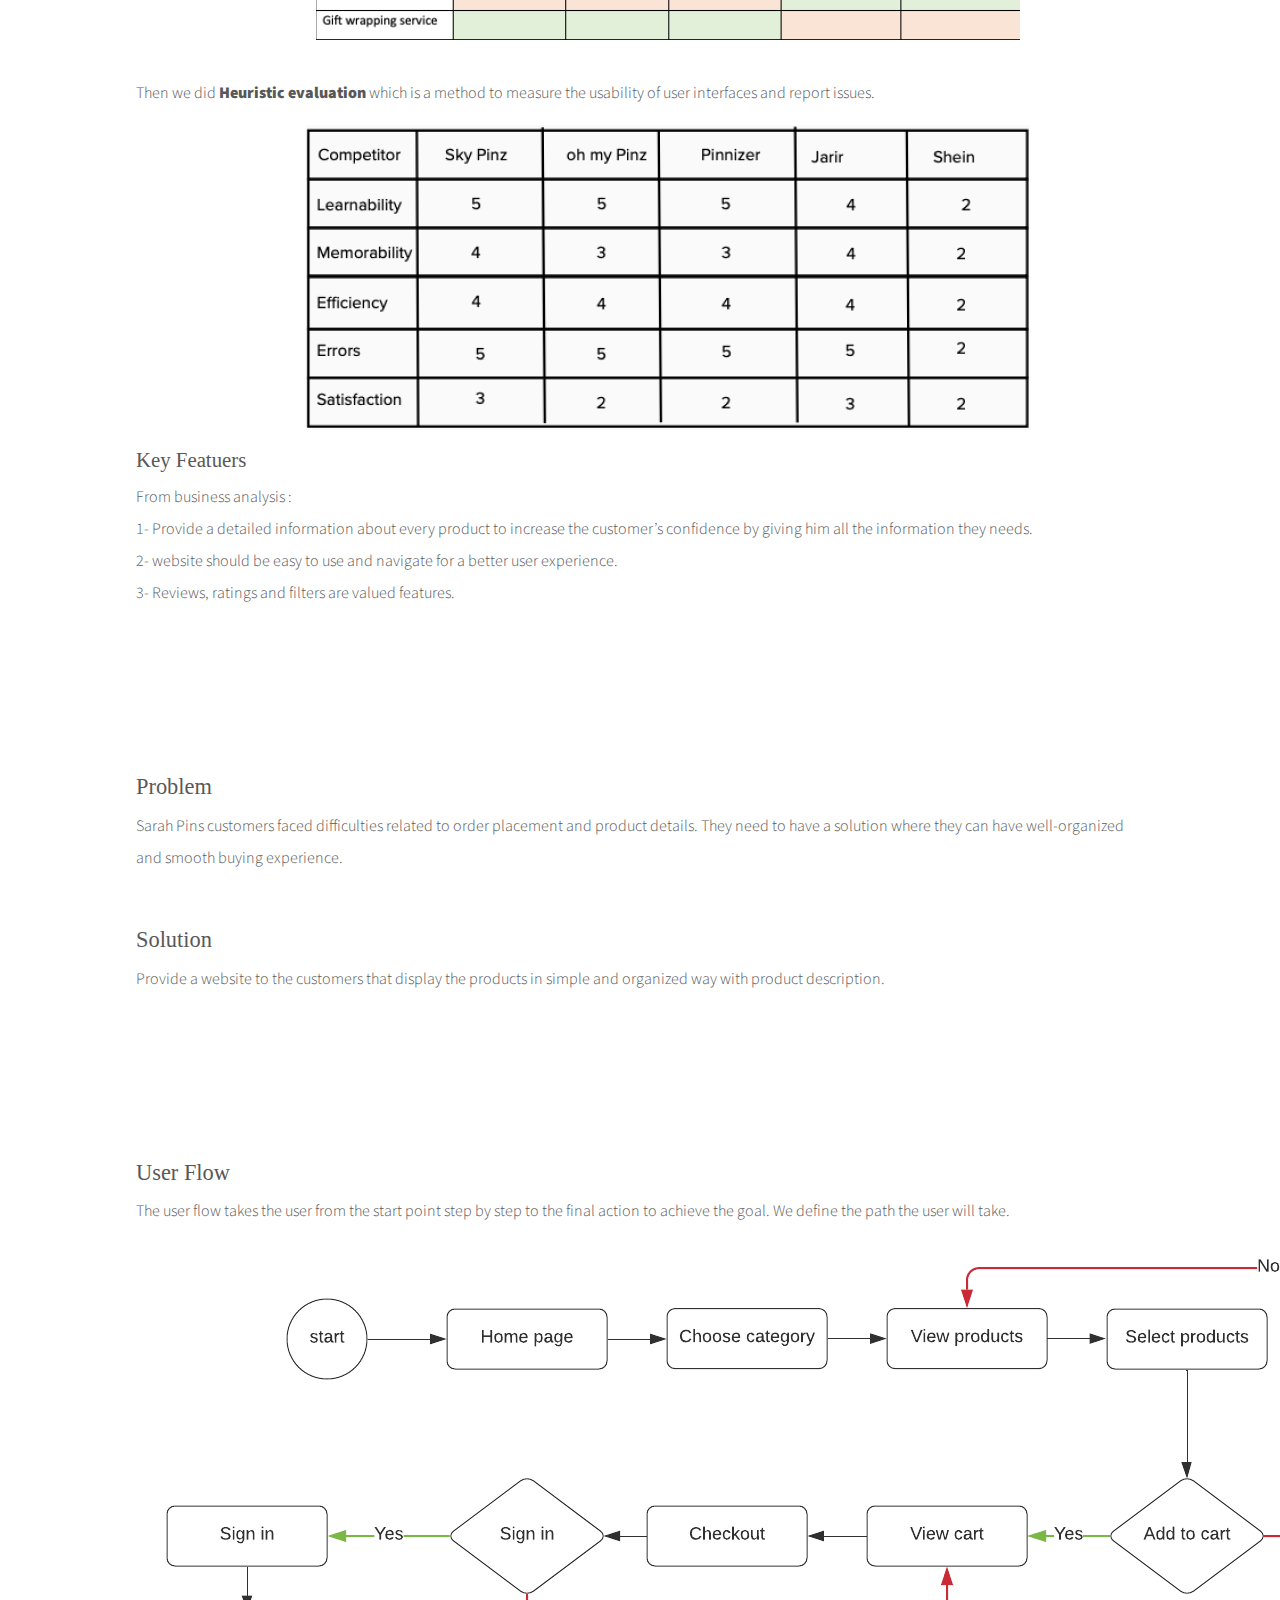
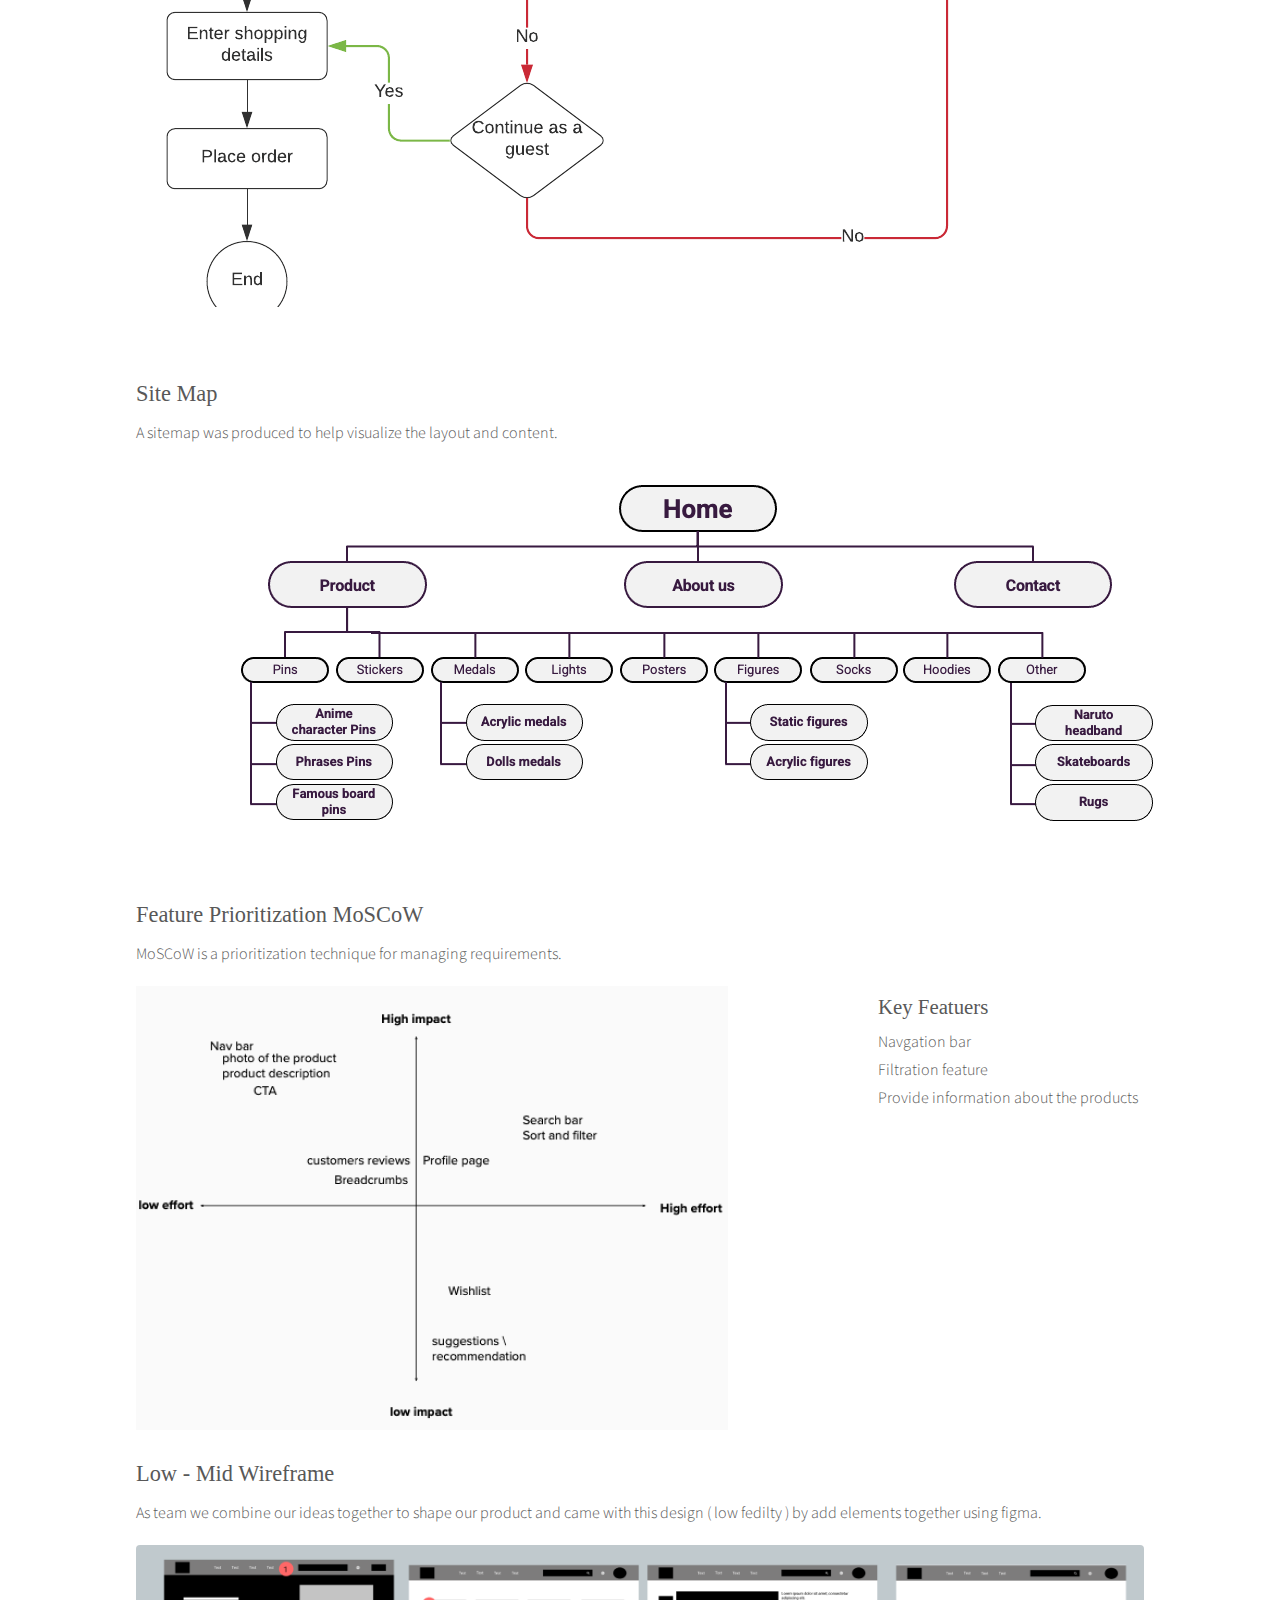
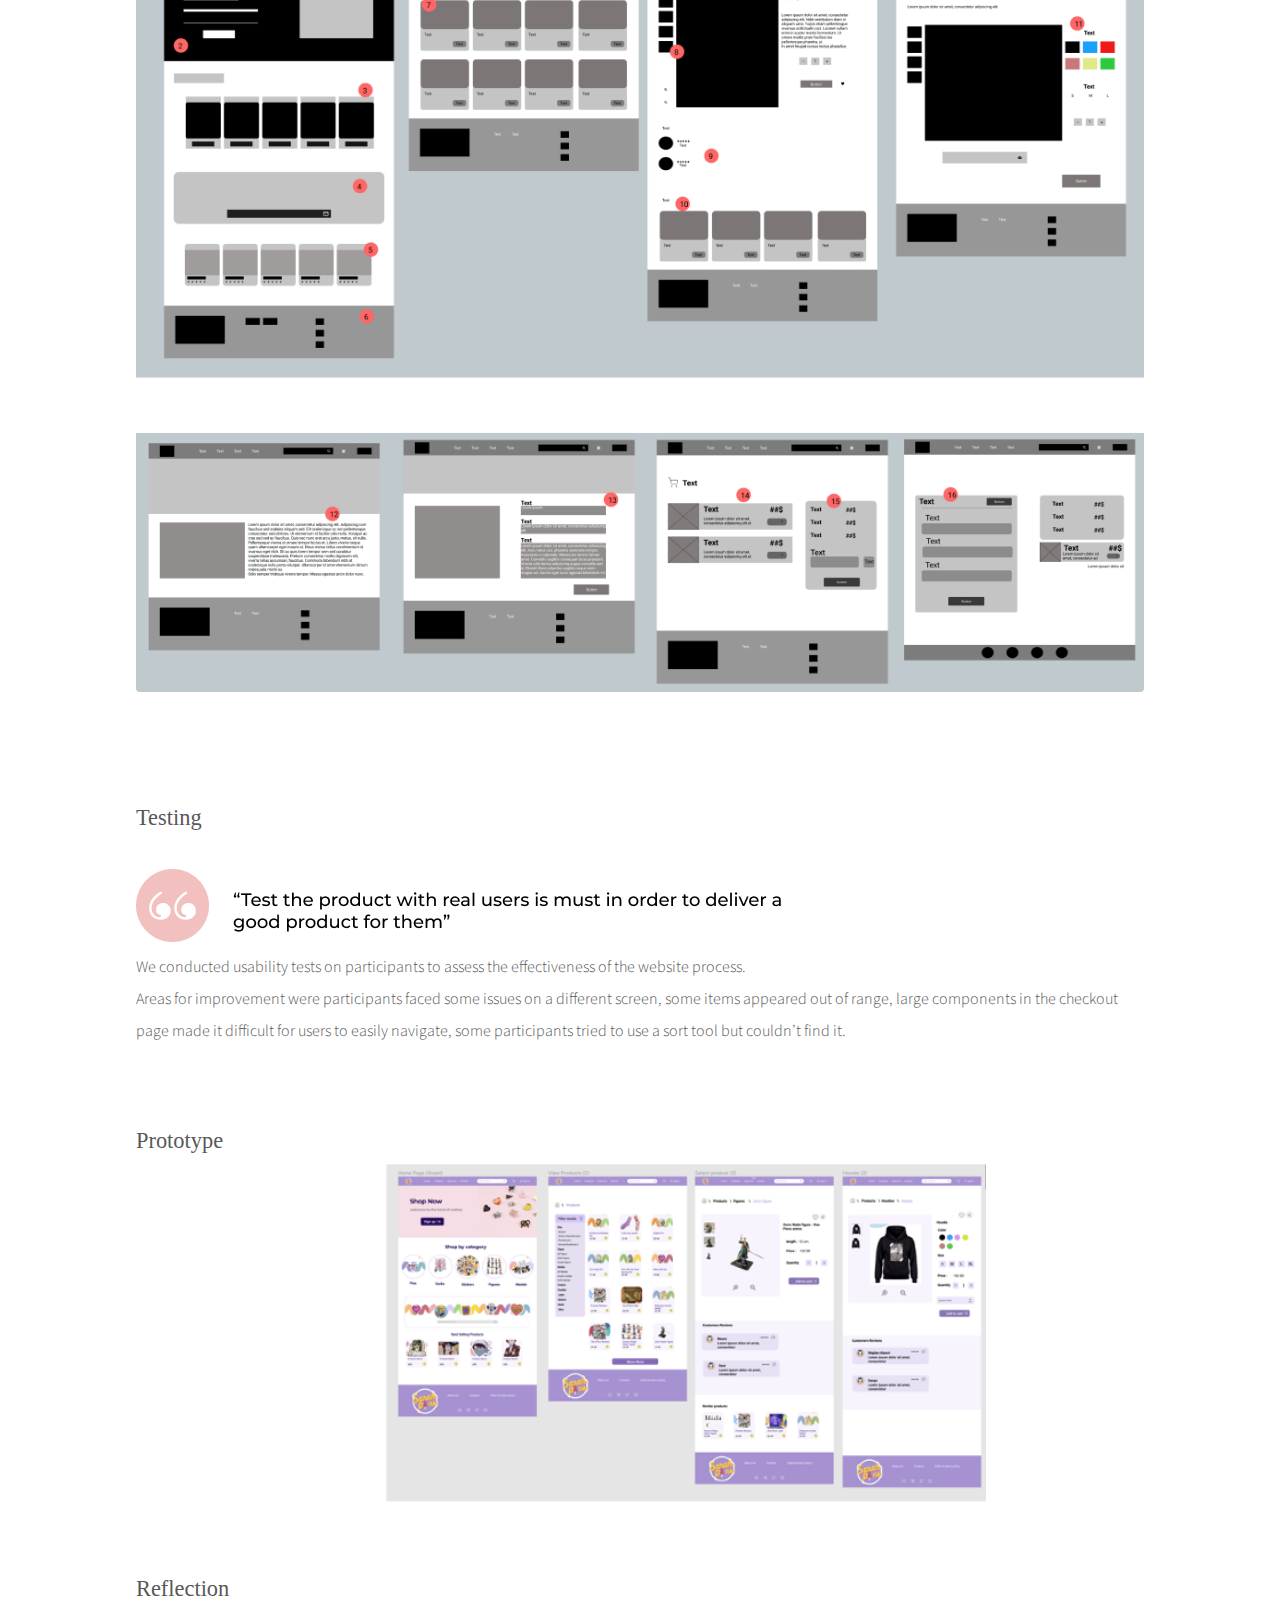
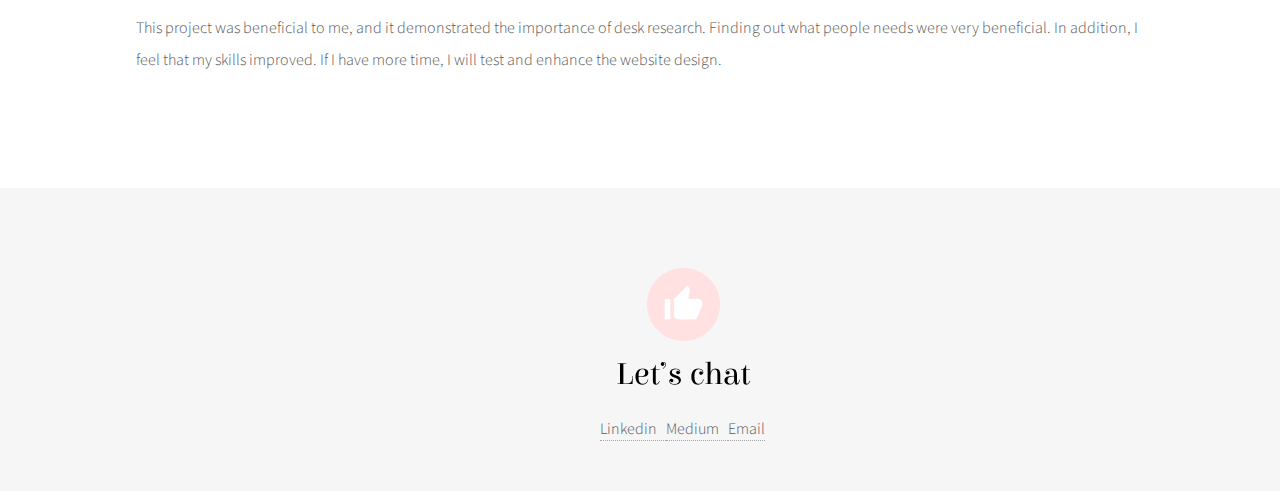
<file: generic2.html>
<!DOCTYPE HTML>
<!--
	Phantom by HTML5 UP
	html5up.net | @ajlkn
	Free for personal and commercial use under the CCA 3.0 license (html5up.net/license)
-->
<html>
	<head>
		<title>Danya ALghamdi</title>
		<meta charset="utf-8" />
		<meta name="viewport" content="width=device-width, initial-scale=1, user-scalable=no" />
		<link rel="stylesheet" href="assets/css/main.css" />
		<noscript><link rel="stylesheet" href="assets/css/noscript.css" /></noscript>
	</head>
	<body class="is-preload">
		<!-- Wrapper -->
			<div id="wrapper">

				<!-- Header -->
					<header id="header">
						<img style="width: 250px" src="images/Danya logo.png" alt="" />
						<div class="inner">

							<!-- Logo -->
							

							<!-- Nav -->
								<nav>
									<ul>
										<li><a href="#menu">Menu</a></li>
									</ul>
								</nav>

						</div>
					</header>

				<!-- Menu -->
					<nav id="menu">
						<h2>Menu</h2>
						<ul>
							<li><a href="index.html">Home</a></li>
							<li><a href="generic.html">CV</a></li>
						</ul>
					</nav>







				<!-- Main -->
					<div id="main">
						<div class="inner">
							<h1>Create a website for local business</h1>
							<p>This is a project for UX immersive course at Misk Academy.
							 The main objective of this project  is to create a website for a local business. </p>

							</br></br></br>

				


							 <h2>Research</h2>
							 <p>Our task was to conduct user research and business research to develop a solution
							 for customers who buy pins to enhance their shopping experience. </br> <strong>Research goal</strong>
							 The main objective of this project is to create a platform for Al-Maigliah customers.</p>
							 
							
							 <h2>User Research</h2>
							 <p>We start with desk research by looking at customers reviews on social media to learn about
							 their  shopping experiences and behavior at the store. </p>


							 <h3>User Interviews</h3>
							 <p>We created a screener survey in order to determine the peoples who are interested in pins.
								  From 23 we only interviewed 11. We focused on users who bay online and we asked them about their experience,
								  what they like, and the pain point. In order to come up with a solution to improve the shopping experience. </p>
							</br>
							 <h2>What people’s said</h2>
							 <p>Here we used affinity mapping that help us to sort and cluster the answers into 
								 organizeed group. that helped us find patterns of thinking.  Also, show us where
								 the majority of people's minds are focused. </p>
							 <img style="margin-left: 180px" src="images/affinity map p2.png" alt="" />

							</br></br>
							 <h3>What we found (Insights)</h3>
							 <p>from the answers we reached to : </br> 1- Users prefer to use website than
								other methods.</br> 2- Users would love to read more 
								about the product in the Product description. </br> 3- Users don’t like to fill out 
								 information and go through many steps.</br>4- Users like simple, clear and
								 few products in the page. </br>5- Users think before buying a product
								 if they need it or not, and they compare between different stores. </br>6- Users are aware and disappointed
								 when features such as search and related items are not working as intended.
								 </p>
							</br> </br>

							    <h2>User Persona</h2>
								<p>From the earlier research and the data, we created a persona that representative of the target users.</p>
								<img style="margin-left: 180px" src="images/persona2p2.png" alt="" />


						</br> </br></br>

						        <h2>Business Research</h2>
								<p>After understanding the business, we wanted to go into Sara Pins Store's competitors to know how they help their customers during online shopping.
									 Based on our research, we found some direct (local stores) and indirect (global stores) competitors sell the same products.
									We conducted business research in order to understand the industries and come up with key features for the platform.</p>

									<p>Start by<strong> Competitive analysis</strong> is a technique for gathering and comparing information about companies.
									 We used this strategy to better understand our competitors so that we could develop a solution that was on par with theirs.</p>
									 <img style="margin-left: 180px" src="images/C&C p2.png" alt="" />

									</br></br>

									 <p>Then we did <strong>Heuristic evaluation</strong> which is a method to measure the usability of user interfaces and report issues.</p>
									 <img style="margin-left: 170px"  src="images/HE.png" alt="" />
									</br>
									 <h3>Key Featuers</h3>
									 <p>From business analysis : </br> 1- Provide a detailed information about every product to 
										increase the customer’s confidence by giving him all the 
										information they needs.  </br> 2- website should be easy to use and navigate for a better
										user experience. </br>3- Reviews, ratings and filters are valued features.</p>


									</br></br></br></br></br>

								<h2>Problem</h2>
								<p>Sarah Pins customers faced difficulties related to order placement and product details.
								 They need to have a solution where they can have well-organized and smooth buying experience.</p>
							 </br>
							<h2>Solution</h2>
							<p>Provide a website to the customers that display the products in simple and organized way with product description.</p>

						</br></br></br></br></br>

							<h2>User Flow</h2>
                            <p>The user flow takes the user from the start point step by step to the final action to achieve the goal. 
	                        We define the path the user will take.</p>
							
							<img src="images/Flowchart2p2.png" alt="" />
						</br></br></br>

							<h2>Site Map</h2>
                            <p>A sitemap was produced to help visualize the layout and content.</p>
							<img style="margin-left: 100px" src="images/site map p2.png" alt="" />
						</br></br></br>
							<h2>Feature Prioritization	MoSCoW</h2>
							<p>MoSCoW is a prioritization technique for managing requirements. </p>
							<img style="float:left" src="images/moscow.png" alt="" />

							<h3 style="text-indent: 150px">Key Featuers</h3>
							<dl style="text-indent: 150px">
								<dd >Navgation bar</dd>
								<dd>Filtration feature</dd>
								<dd>Provide information about the products</dd>
							</dl>

							</br></br></br></br></br></br></br></br></br></br></br>
							<h2>Low - Mid Wireframe</h2>
							<p>As team we combine our ideas together to shape our product and came with this design
							 ( low fedilty ) by add elements together using figma.</p>
							 <span class="image main"><img src="images/low frame.png" alt="" /></span>

							</br></br>

							<h2>Testing</h2></br>
							<img src="images/testing.png" alt="" /> </br>
							<p>We conducted usability tests on participants to assess 
								the effectiveness of the website process.</br>
								Areas for improvement were participants faced some issues on a different screen, 
								some items appeared out of range, large components in the checkout page made it difficult for users to 
								easily navigate, some participants tried to use a sort tool but couldn’t find it.</p>


							</br></br>
							

							         <!-- New style for the solution-->
						<div class="inner">
							<h2>Prototype</h2>
							<img style="width: 600px; margin-left:250px" src="images/prototype p2 copy.png" alt="" />
						</br>
						
						</div>
					</br> </br>


						<h2>Reflection</h2>
						<p>This project was beneficial to me, and it demonstrated the importance of desk research.
							 Finding out what people needs were very beneficial. In addition, I feel that my skills improved. 
							 If I have more time, I will test and enhance the website design.</p>
						</div>

                      
					</div>




























































				<!-- Footer -->
				<footer id="footer">
					<div class="inner">
						<!-- 
						<section>
							<h2>Get in touch</h2>
							<form method="post" action="#">
								<div class="fields">
									<div class="field half">
										<input type="text" name="name" id="name" placeholder="Name" />
									</div>
									<div class="field half">
										<input type="email" name="email" id="email" placeholder="Email" />
									</div>
									<div class="field">
										<textarea name="message" id="message" placeholder="Message"></textarea>
									</div>
								</div>
								<ul class="actions">
									<li><input type="submit" value="Send" class="primary" /></li>
								</ul>
							</form>
						</section>
						-->
						<section style="margin-left: 480px">
							<img src="images/footer.png" alt="" />
						
							<!--<h2>Let's chat</h2>-->

							<ul class="icons">
							</br>
								<a href="https://www.linkedin.com/in/danya-alghamdi/">Linkedin &nbsp; </a>
								<a href="https://medium.com/@danyasalehg">Medium &nbsp; </a>
								<a href="#">Email </a>
							<!--	<li><a href="#" class="icon brands style2 fa-linkedin"><span class="label">Linkedin</span></a></li>
								<li><a href="#" class="icon brands style2 fa-medium"><span class="label">Medium</span></a></li>
								<li><a href="#" class="icon solid style2 fa-envelope"><span class="label">Email</span></a></li> -->
							</ul>
						</section>
						<!-- 
						<ul class="copyright">
							<li>&copy; Untitled. All rights reserved</li><li>Design: <a href="http://html5up.net">HTML5 UP</a></li>
						</ul>
						-->
					</div>
				</footer>

			</div>

		<!-- Scripts -->
			<script src="assets/js/jquery.min.js"></script>
			<script src="assets/js/browser.min.js"></script>
			<script src="assets/js/breakpoints.min.js"></script>
			<script src="assets/js/util.js"></script>
			<script src="assets/js/main.js"></script>

	</body>
</html>
</file>
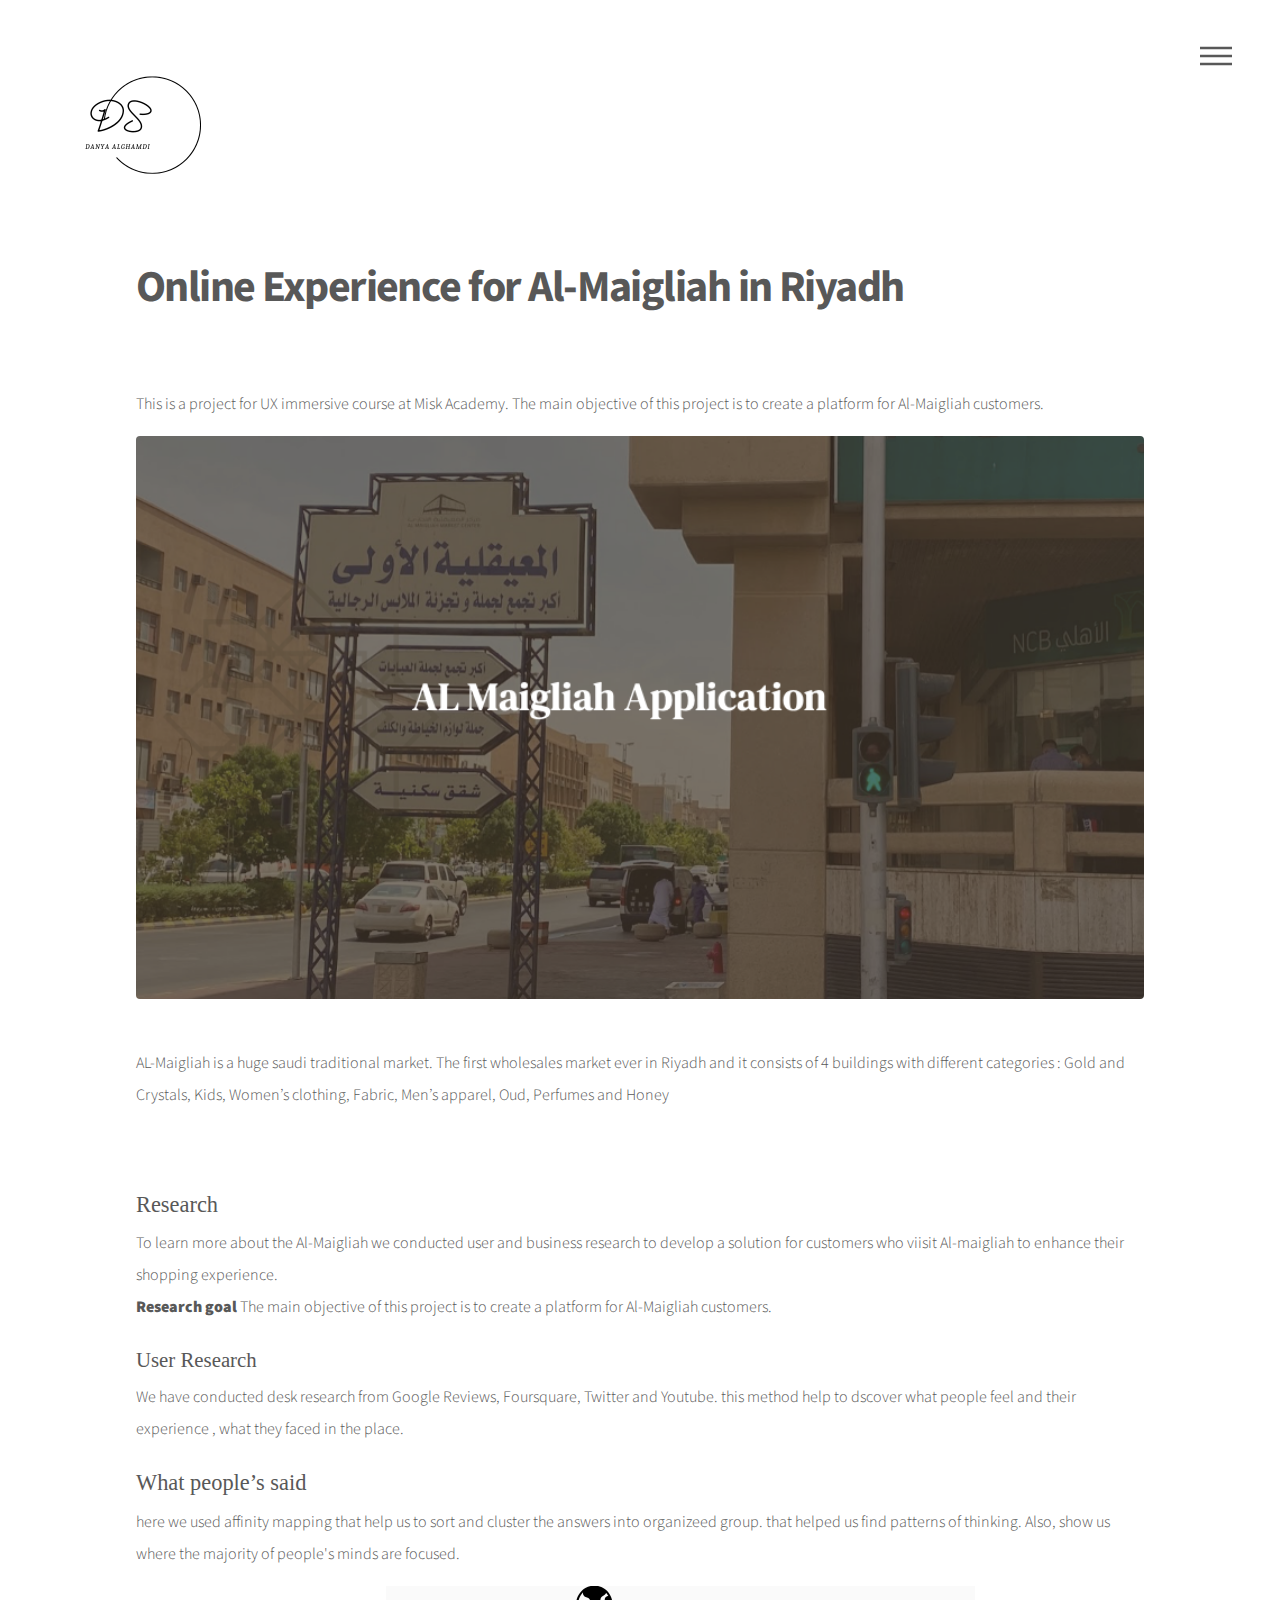
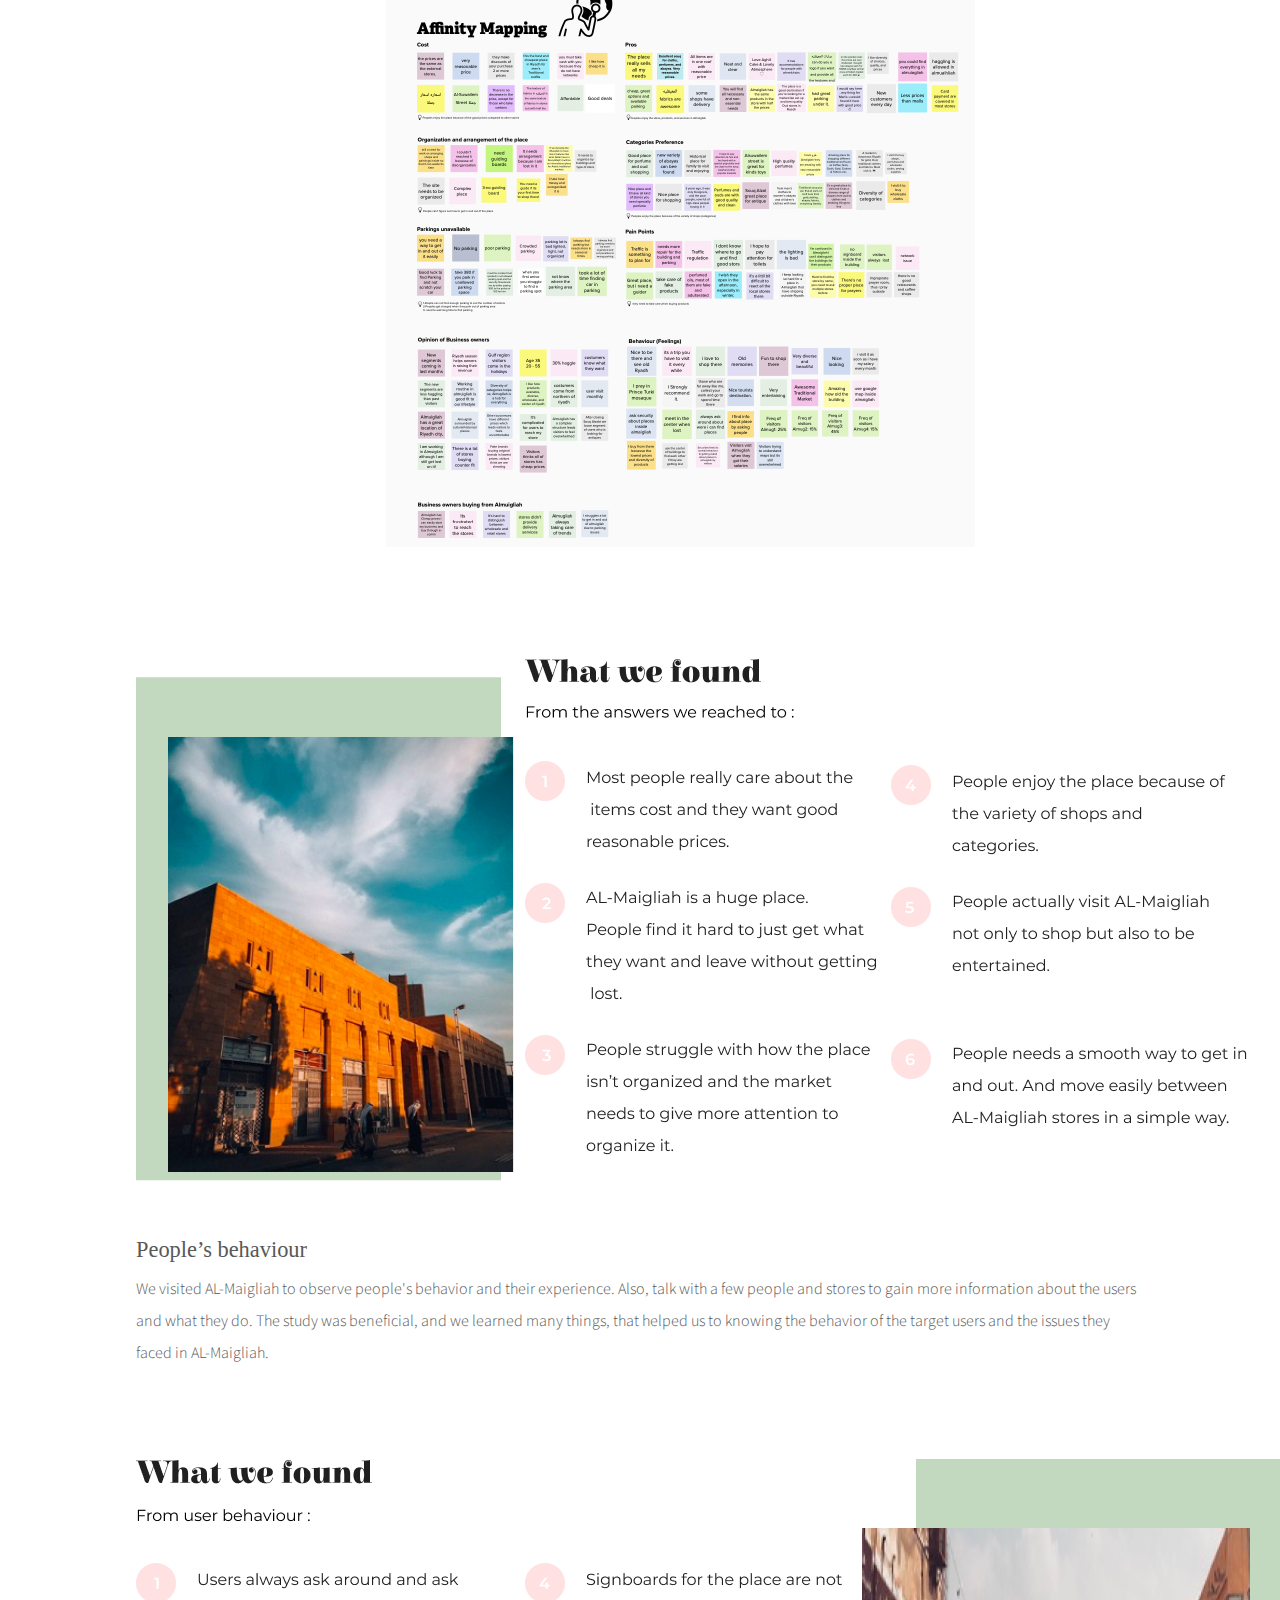
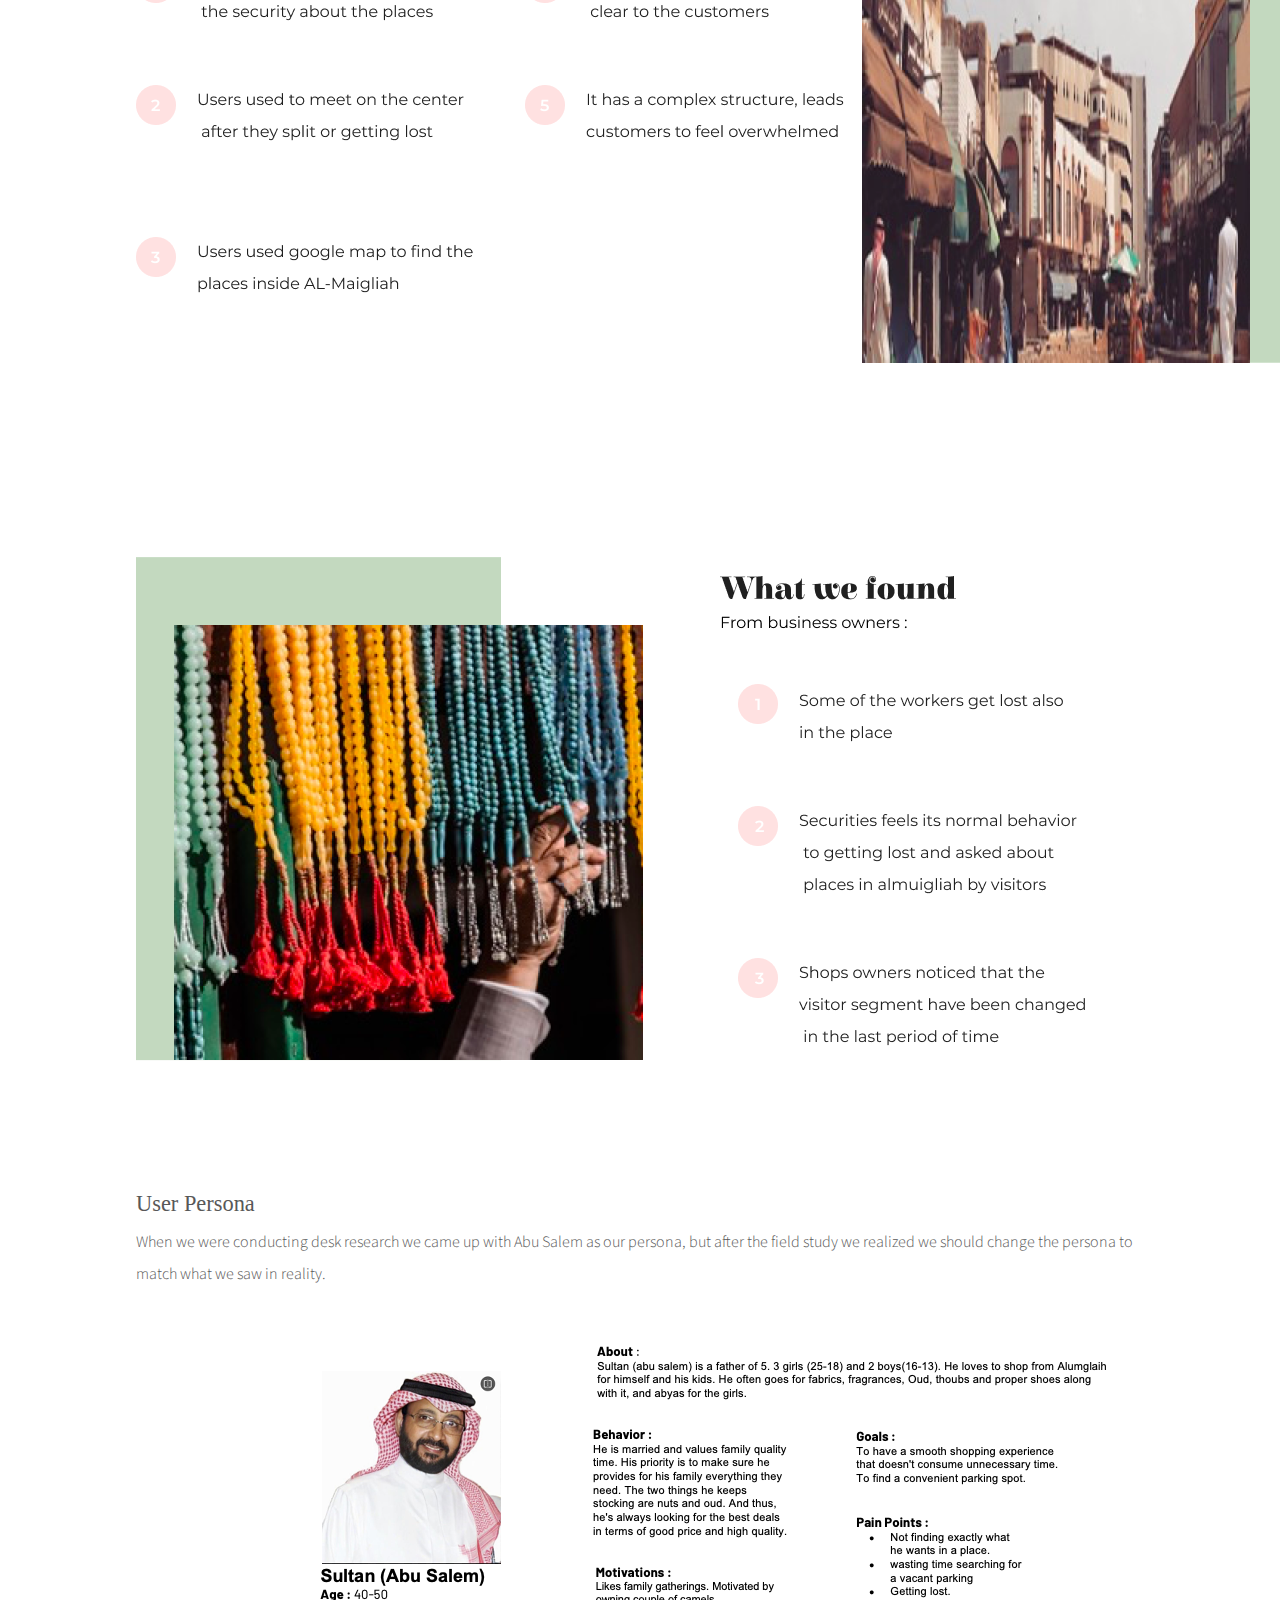
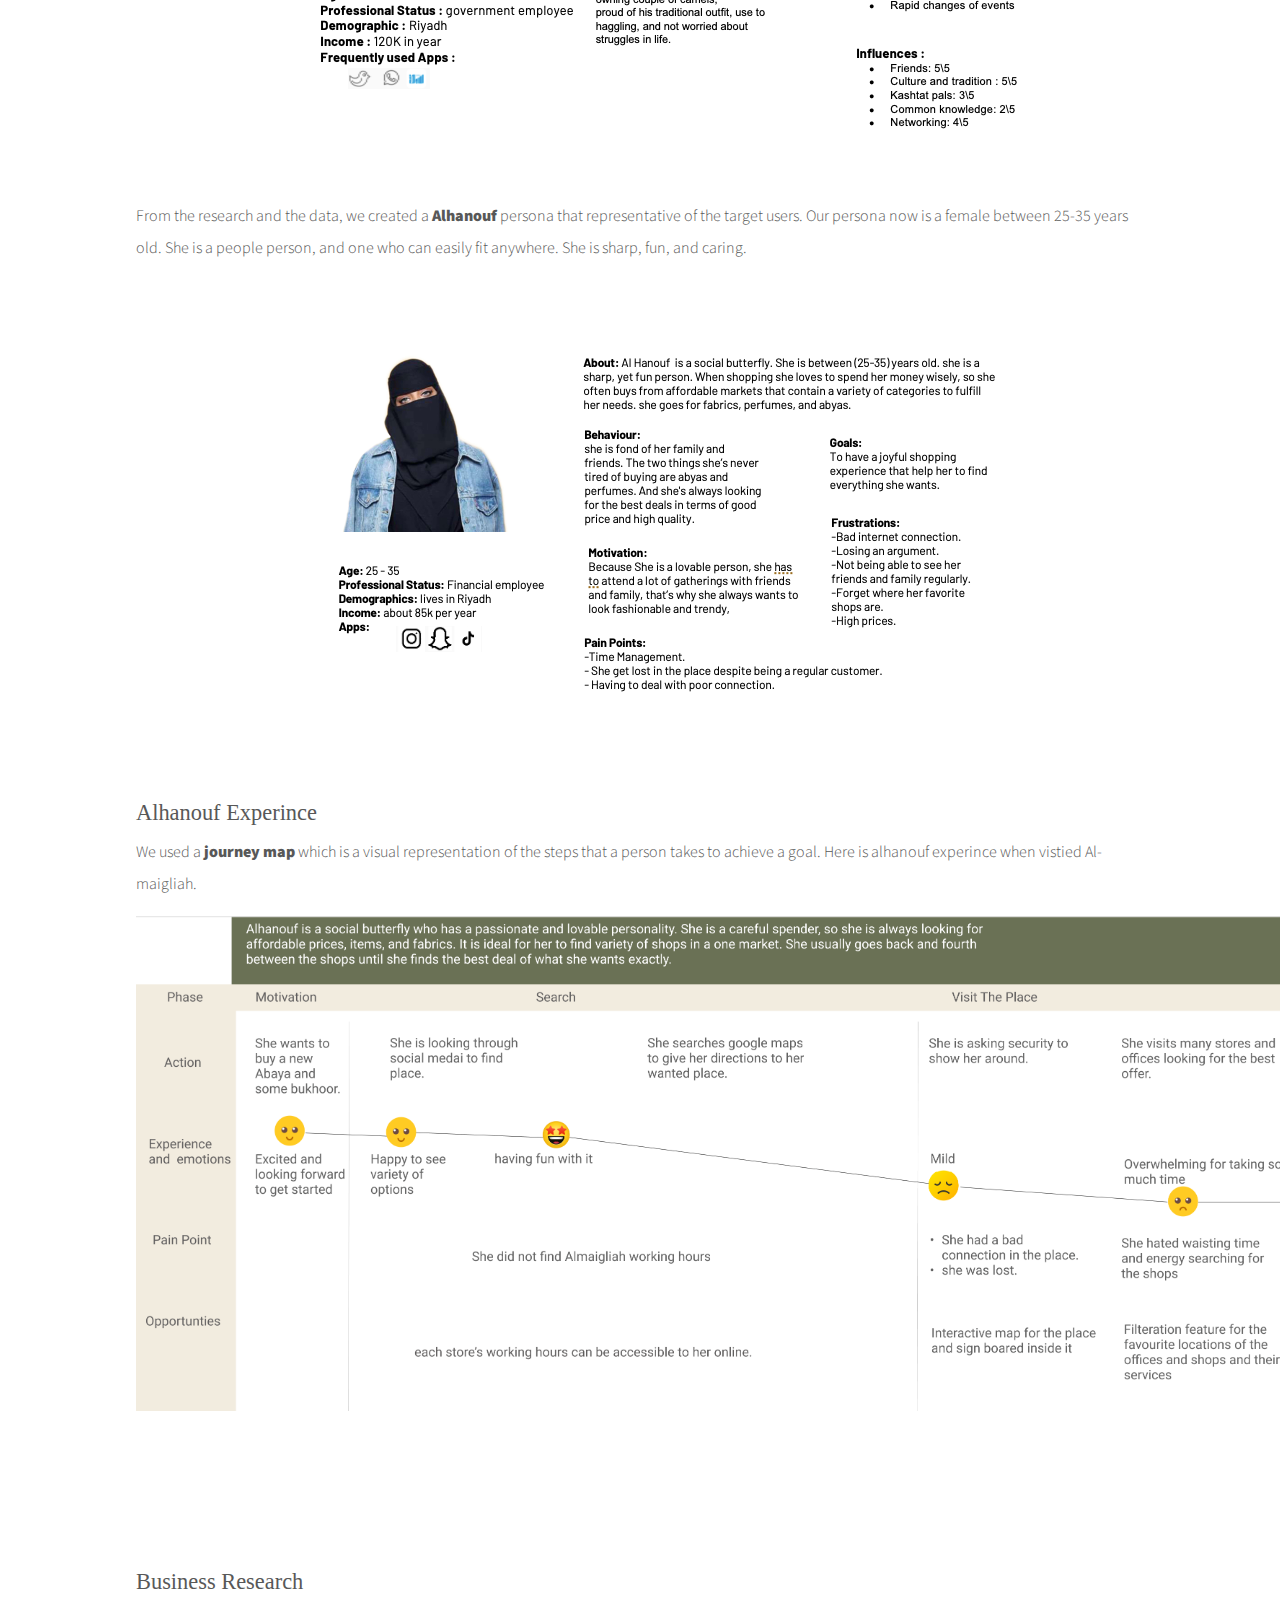
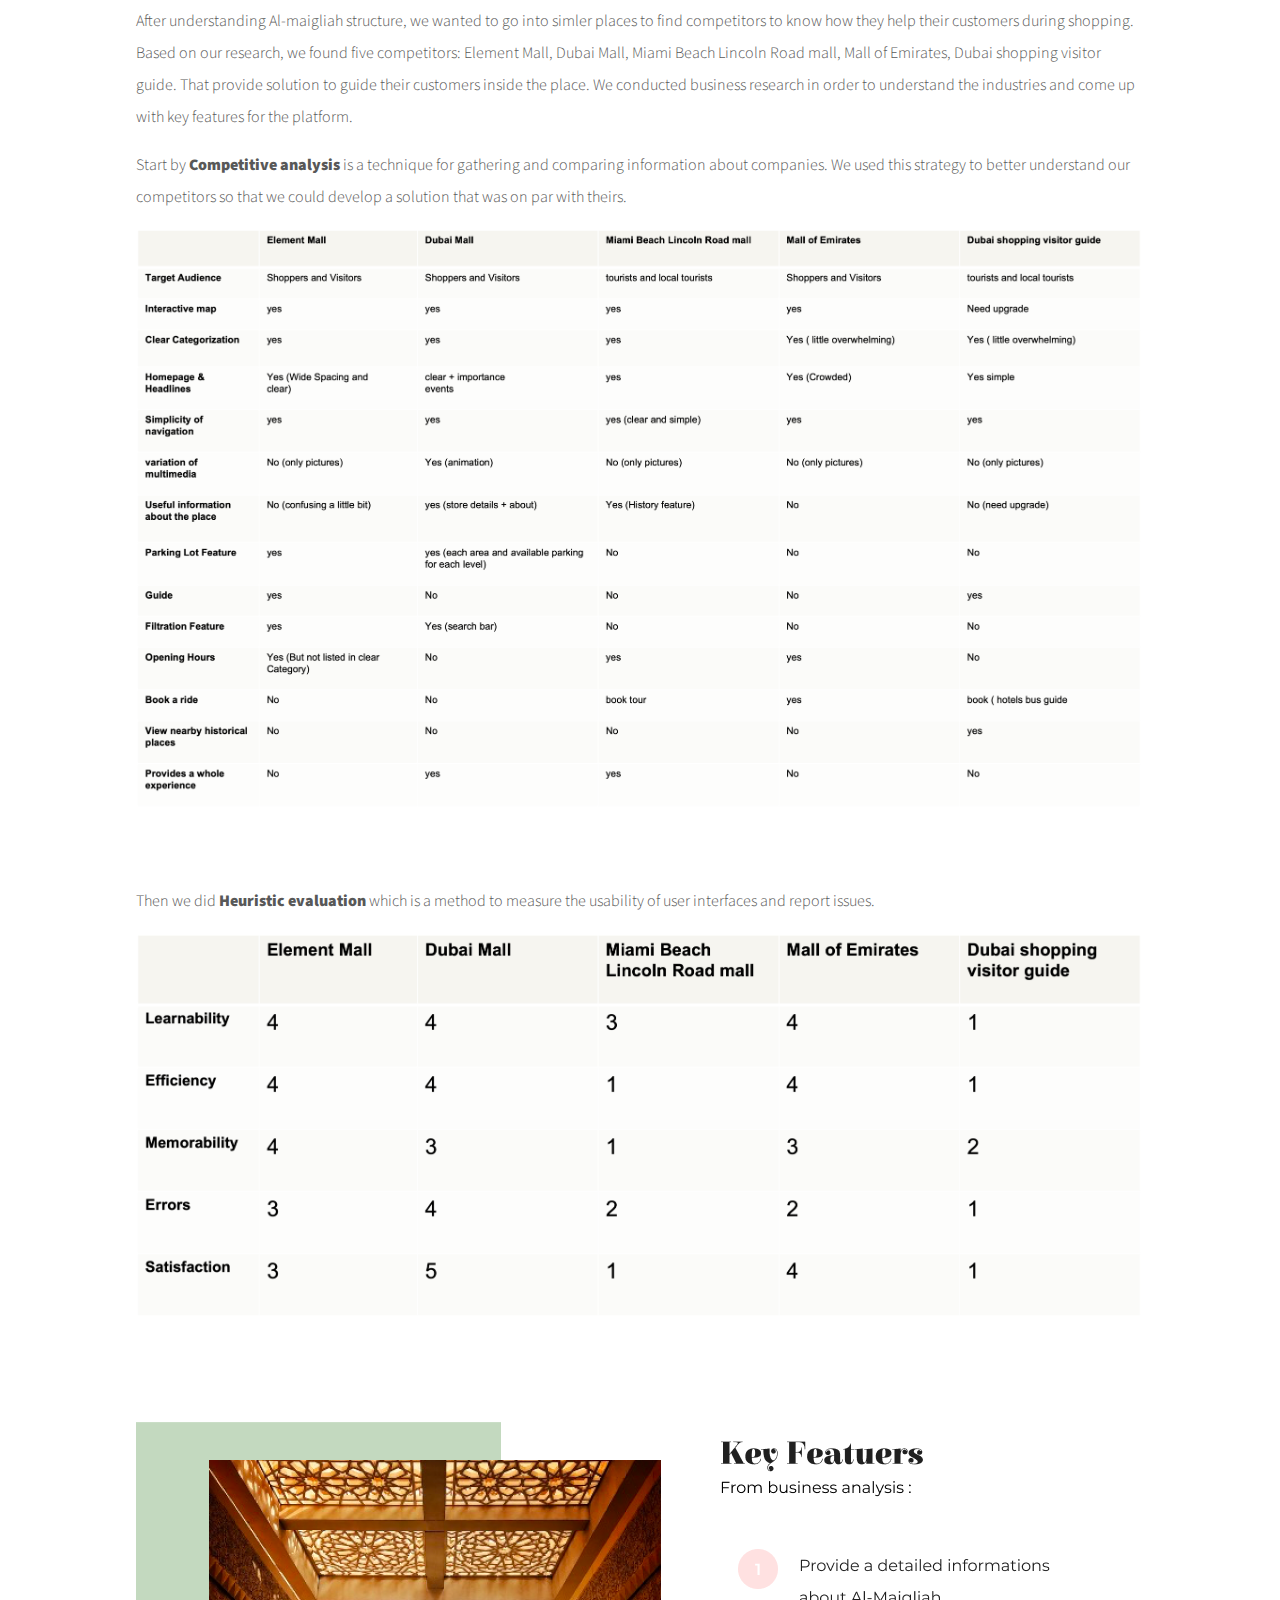
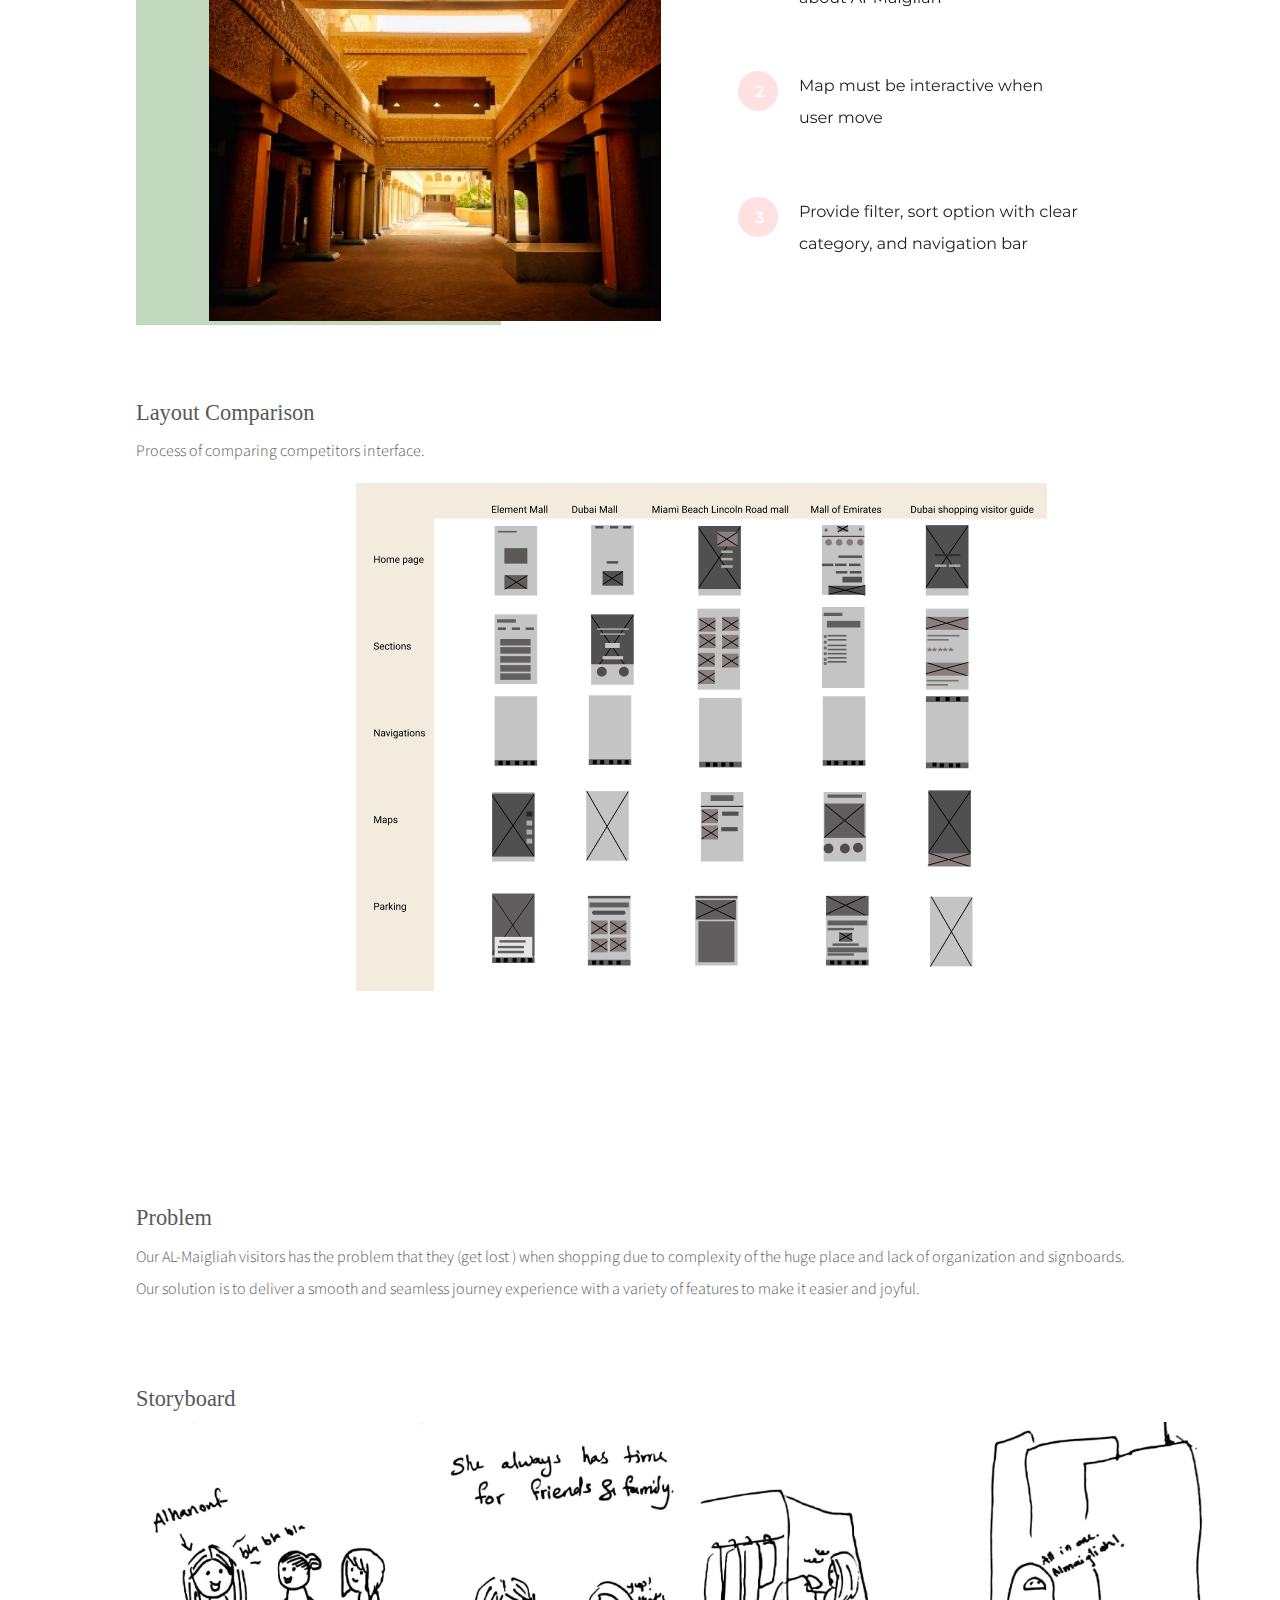
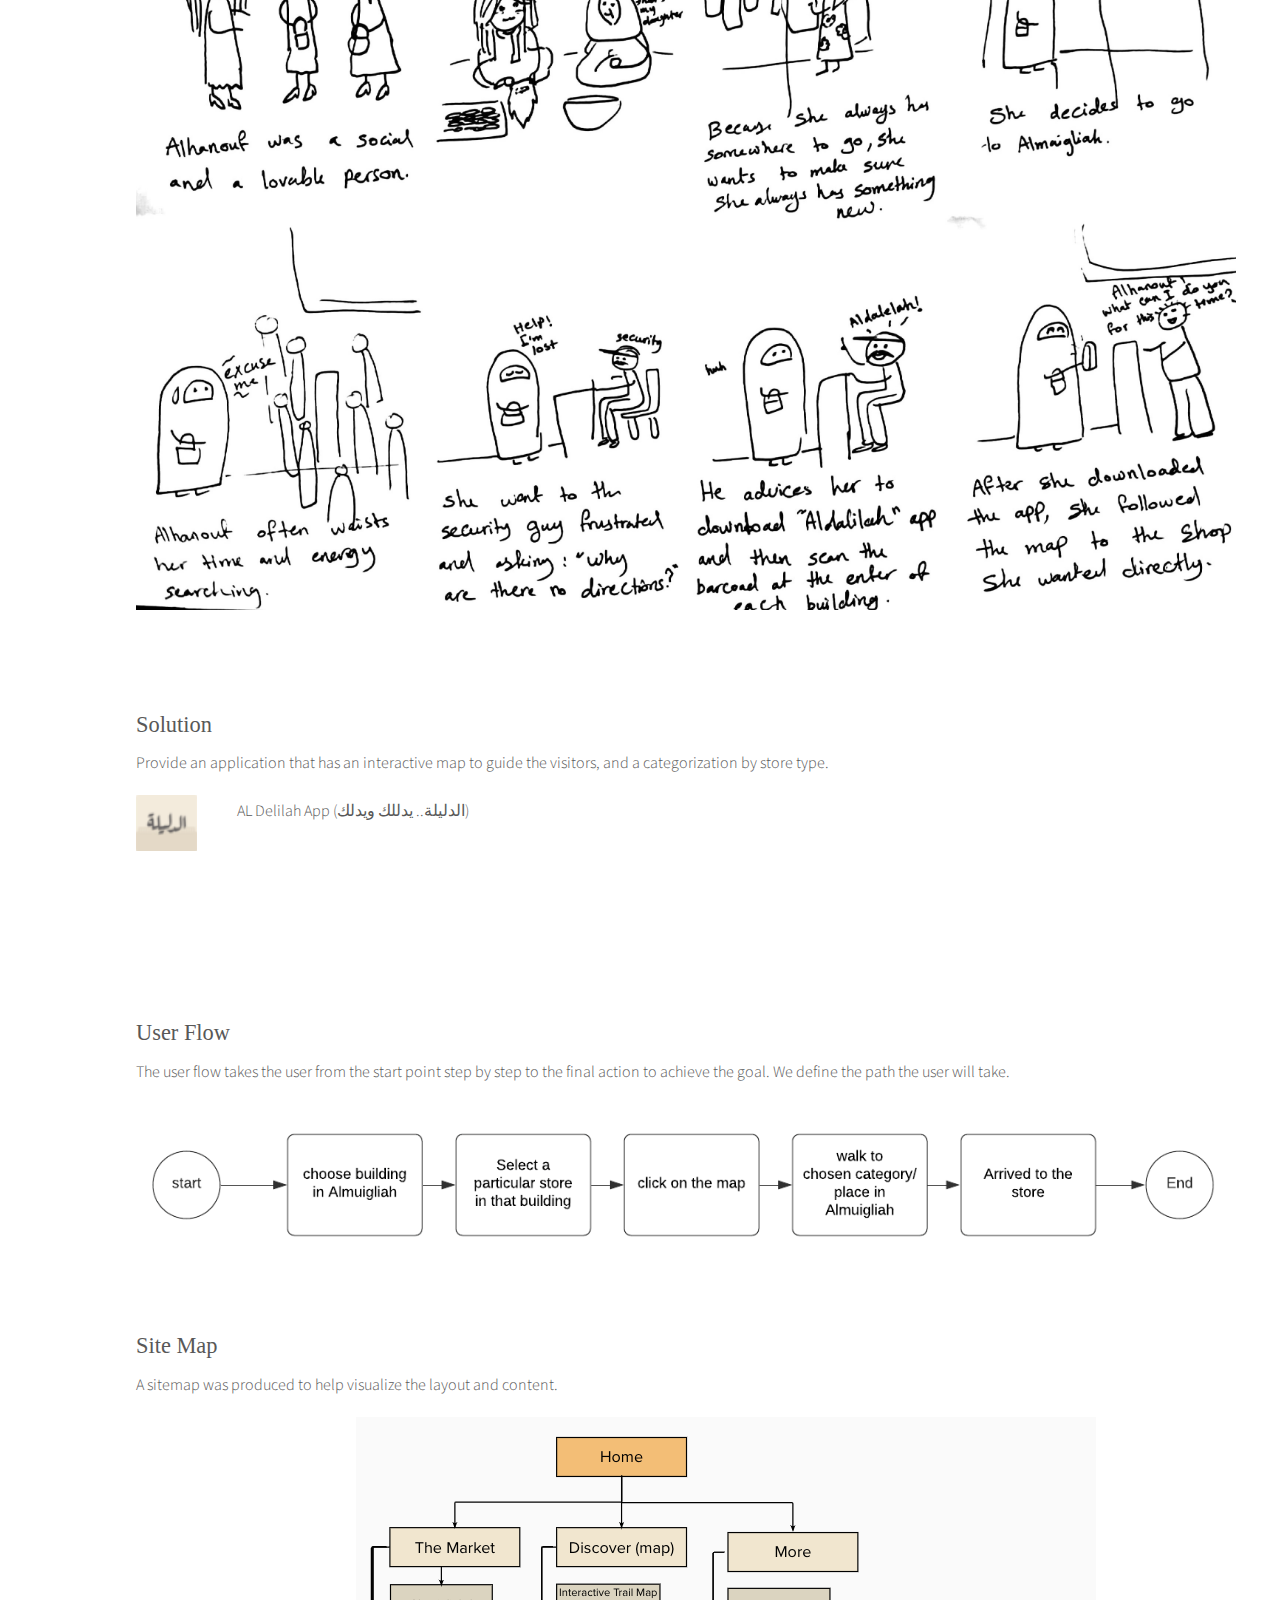
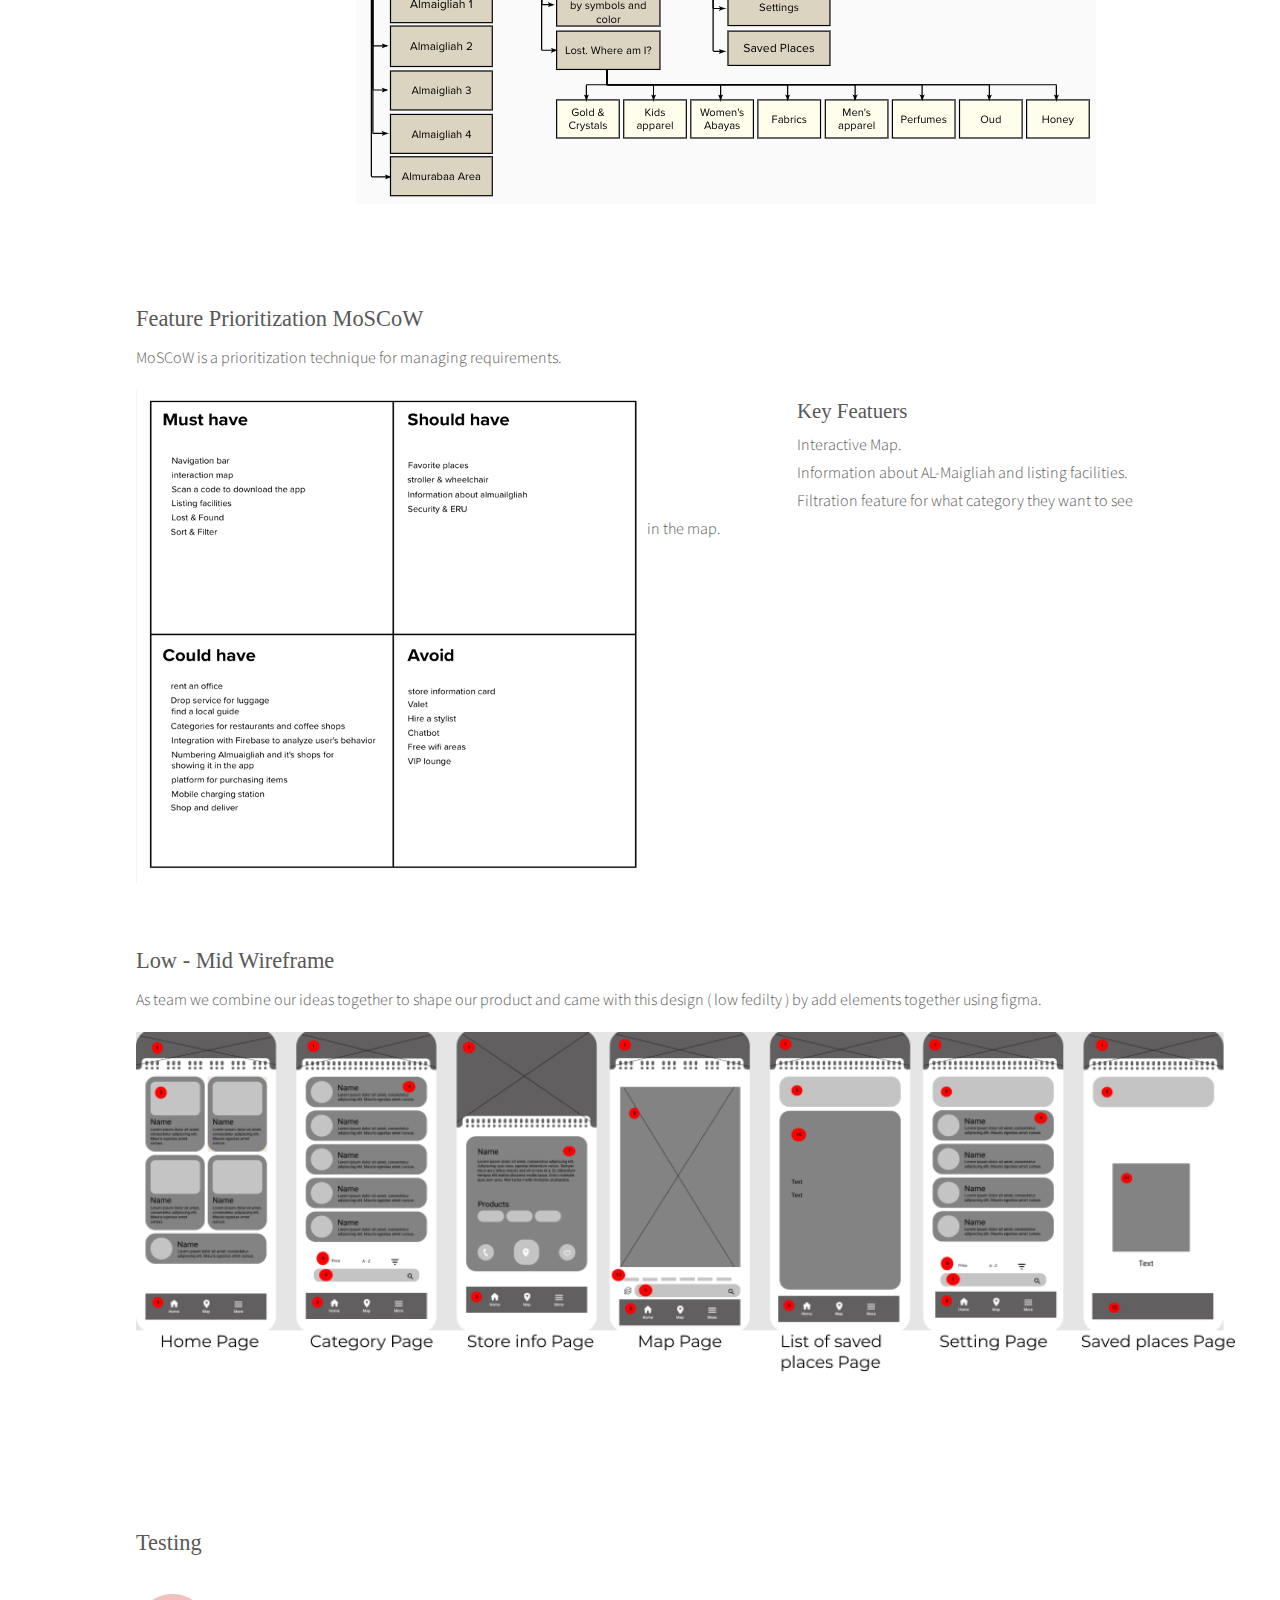
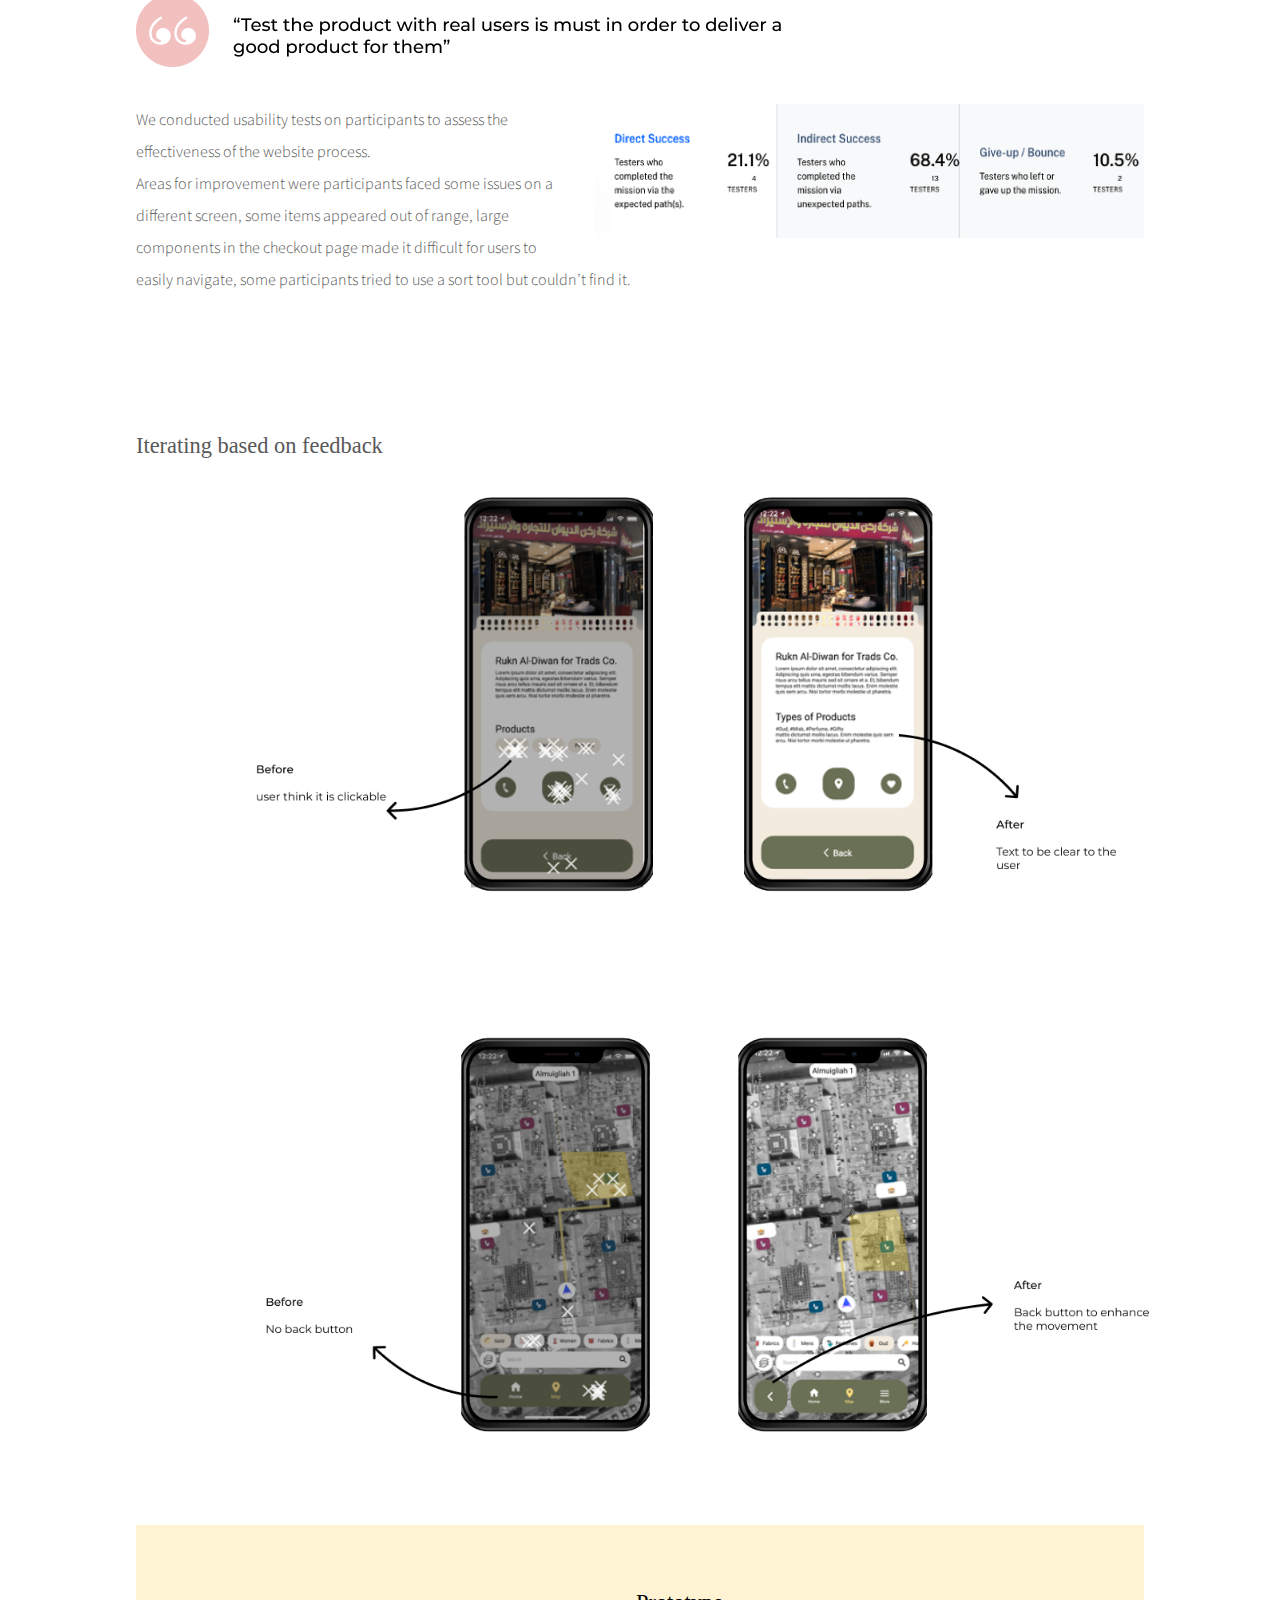
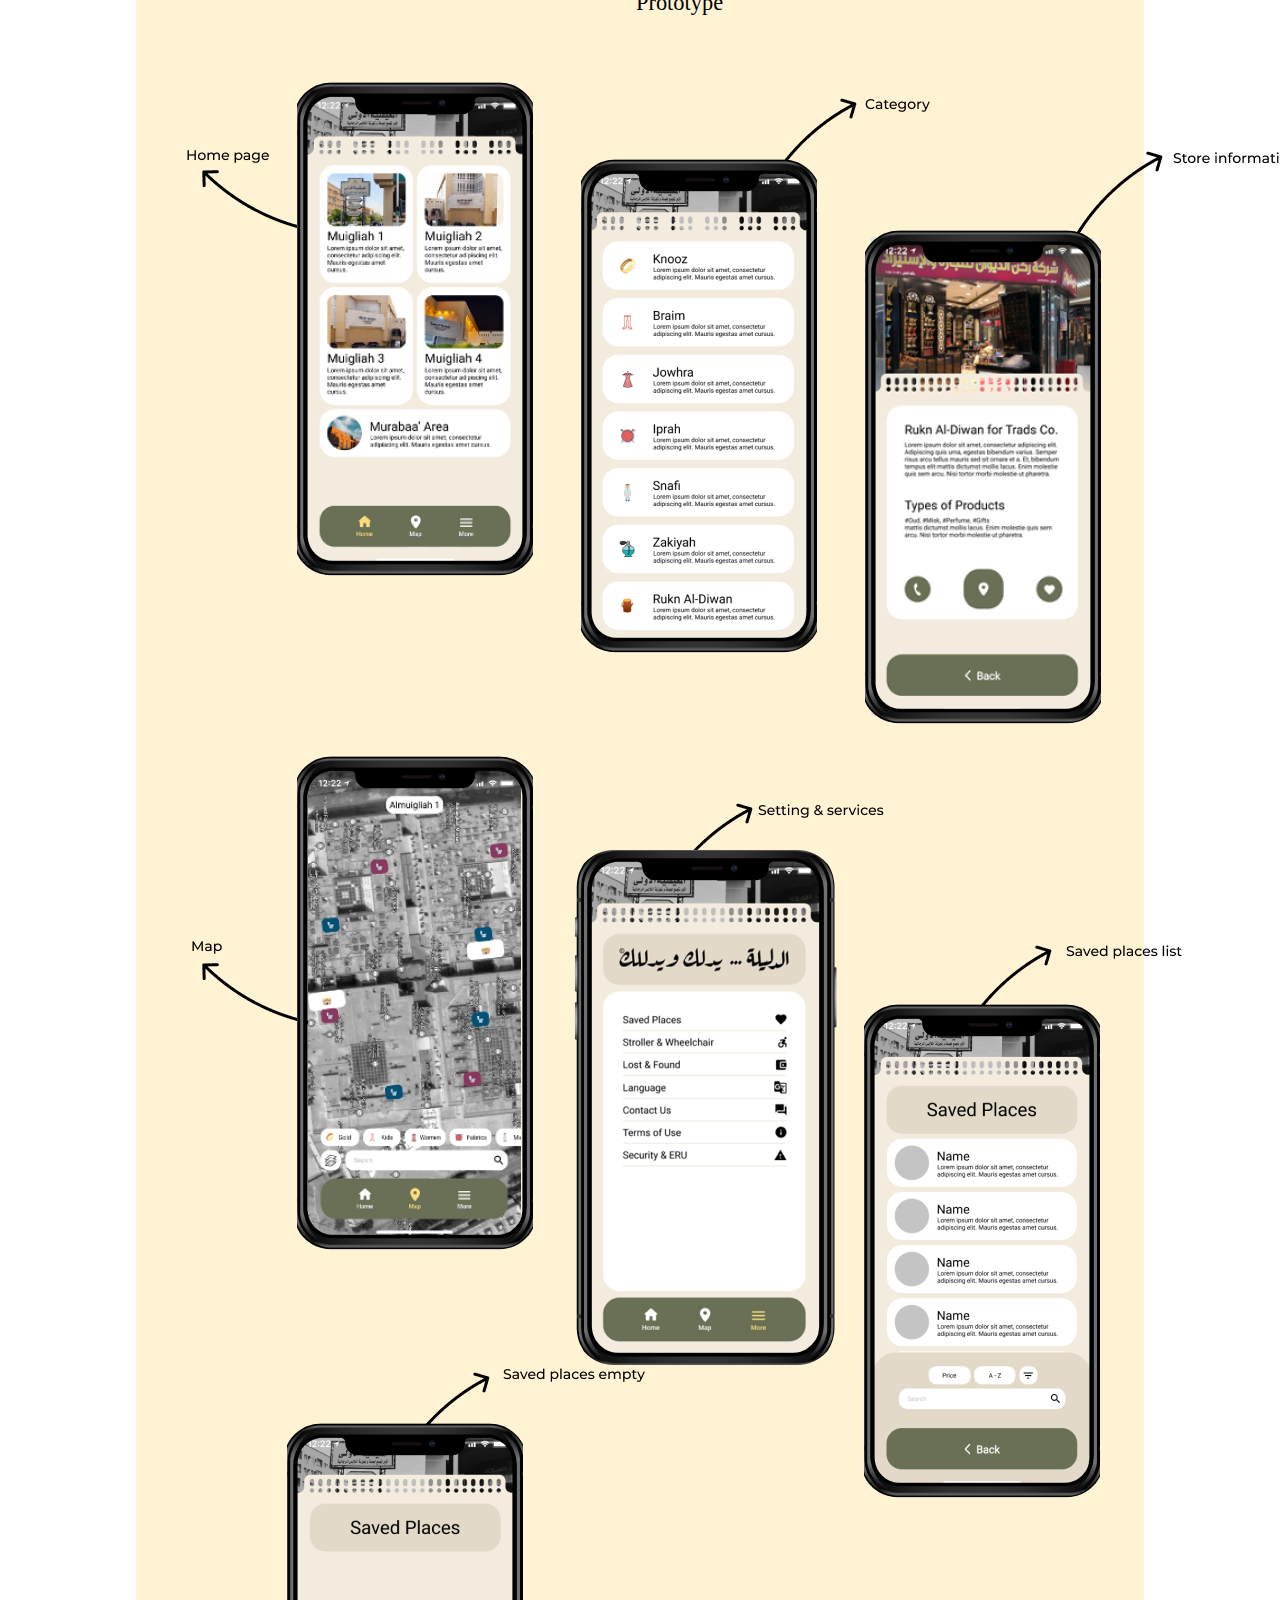
<file: generic3.html>
<!DOCTYPE HTML>
<!--
	Phantom by HTML5 UP
	html5up.net | @ajlkn
	Free for personal and commercial use under the CCA 3.0 license (html5up.net/license)
-->
<html>
	<head>
		<title>Danya ALghamdi</title>
		<meta charset="utf-8" />
		<meta name="viewport" content="width=device-width, initial-scale=1, user-scalable=no" />
		<link rel="stylesheet" href="assets/css/main.css" />
		<noscript><link rel="stylesheet" href="assets/css/noscript.css" /></noscript>
	</head>
	<body class="is-preload">
		<!-- Wrapper -->
			<div id="wrapper">

				<!-- Header -->
					<header id="header">
						<img style="width: 250px" src="images/Danya logo.png" alt="" />
						<div class="inner">

							<!-- Logo -->
						

							<!-- Nav -->
								<nav>
									<ul>
										<li><a href="#menu">Menu</a></li>
									</ul>
								</nav>

						</div>
					</header>

				<!-- Menu -->
					<nav id="menu">
						<h2>Menu</h2>
						<ul>
							<li><a href="index.html">Home</a></li>
							<li><a href="generic.html">CV</a></li>
						</ul>
					</nav>







				<!-- Main -->
					<div id="main">
						<div class="inner">

							
							<h1>Online Experience for Al-Maigliah in Riyadh</h1> </br>
							<p>This is a project for UX immersive course at Misk Academy.
							 The main objective of this project is to create a platform for Al-Maigliah customers.</p>

							
							 <span class="image main">	<img  src="images/p3 first img.png" alt="" /></span>

				
				
							<p>AL-Maigliah is a huge saudi traditional market.
								 The first wholesales market ever in Riyadh and it consists of 4 buildings with different categories :
								Gold and Crystals, Kids, Women’s clothing, Fabric, Men’s apparel, Oud, Perfumes and Honey</p>

							</br></br>
							 <h2>Research</h2>
							 <p>To learn more about the Al-Maigliah we conducted user and business research to develop a
							 solution for customers who viisit Al-maigliah to enhance their shopping experience.</br> <strong>Research goal</strong>
							 The main objective of this project is to create a platform for Al-Maigliah customers.</p>
							 
						
							 <h3>User Research</h3>
							 <p>We have conducted desk research from Google Reviews, Foursquare, 
								 Twitter and Youtube. this method help to dscover what people feel and their experience , what they faced in the place.	</p>


							<!-- <h2>User Interviews</h2>
							 <p>We created a screener survey in order to determine the peoples who are interested in pins.
								  From 23 we only interviewed 11. We focused on users who bay online and we asked them about their experience,
								  what they like, and the pain point. In order to come up with a solution to improve the shopping experience. </p> -->


						
							 <h2>What people’s said</h2>
							 <p>here we used affinity mapping that help us to sort and cluster the answers
							 into organizeed group. that helped us find patterns of thinking.  Also, show
							  us where the majority of people's minds are focused. </p>
							 <img style="margin-left: 250px" src="images/affinity map p3.png" alt="" />

							</br></br></br></br>

						
					
							<!--<img style="float:left" src="images/image 10.png" alt="" />
						    <h3 style="text-indent: 10px">What we found (Insights)</h3>
						    <p style="text-indent: 10px">From the answers we reached to :</p>
							<dl style="text-indent: 10px">
								<dd>People enjoy the place because of the variety of shops and categories.</dd>
								<dd>People actually visit AL-Maigliah not only to shop but also to be	entertained.</dd>
								<dd >Most people really care about the items cost and they want good reasonable prices.</dd>
								<dd>AL-Maigliah is a huge place. People find it hard to just get what they want and leave without getting lost.</dd>
								<dd>People needs a smooth way to get in and out. And move easily between AL-Maigliah stores in a simple way.</dd>	
								<dd>People struggle with how the place isn’t organized and the market needs to give more attention to organize it.</dd>
							
							</dl> -->

							<img style="float:left" src="images/Group 79.png" alt="" />
						</br></br></br></br></br></br></br></br></br></br></br>	</br></br></br></br>

						<div>
						</br></br></br></br>	</br></br>
						<h2>People’s  behaviour</h2>
						<p>We visited AL-Maigliah to observe people's behavior and their experience. Also, talk with a few people and stores to gain more information about the users and what they do.
							The study was beneficial, and we learned many things, that helped us to knowing the behavior of the target users and the issues they faced in AL-Maigliah.
							</p>
						</br></br>

						<img src="images/Group 80.png" alt="" /> </div>
					<!--	<img style="float:right ; width: 300px" src="images/image 12.png" alt="" />
						<h3 >What we found (Insights)</h3>
						<p >From user behaviour : </p>
						<dl>
							<dd>Signboards for the place are not clear to the customers</dd>	
							<dd >Users used google map to find the places inside AL-Maigliah</dd>
							<dd>Users always ask around and ask the security about the places</dd>
							<dd>It has a complex structure, leads customers to feel overwhelmed</dd>
							<dd>Users used to meet on the center after they split or getting lost</dd>
						</dl>
				    	</br></br></br>


						<img style="width: 300px ; float: left;" src="images/image 14.png" alt="" />
						<h3 style="text-indent: 10px">What we found (Insights)</h3>
						<p style="text-indent: 10px">From business owners : </p>
						<dl style="text-indent: 40px">
							<dd>Some of the workers get lost also in the place</dd>	
							<dd>Shops owners noticed that the visitor segment have been changed in the last period of time</dd>
							<dd >Securities feels its normal behavior to getting lost and asked about	places in almuigliah by visitors</dd>
						
						</dl>-->
					</br></br></br></br>
					<div>
				 
						<h2>User Persona</h2>	
				
						<p>When we were conducting desk research we came up with Abu Salem as our persona,
							 but after the field study we realized we should change the persona to match what we saw in reality.</p>
							 <img style="margin-left: 180px" src="images/old persona.png" alt="" />
							</br></br></br> </div>

						<p>From the research and the data, we created a <strong>Alhanouf</strong>  persona that representative of the target users.	
						Our persona now is a female between 25-35 years old. She is a people person, and one who can easily
						 fit anywhere. She is sharp, fun, and caring.	</p> </br></br>
						<img style="margin-left: 180px" src="images/persona p3.png" alt="" />


						</br> </br></br></br>

						<h2>Alhanouf Experince</h2>	
						<p>We used a <strong>journey map</strong> which is a visual representation of the steps that a person
						 takes to achieve a goal. Here is alhanouf experince when vistied Al-maigliah.</p>
						 <img style="width: 1350px" src="images/JM3.png" alt="" />


						</br></br></br></br></br></br>

						        <h2>Business Research</h2>
								<p>After understanding Al-maigliah structure, we wanted to go into simler places to find competitors to know how they
								 help their customers during shopping. Based on our research, we found five competitors: Element Mall, Dubai Mall, Miami
								 Beach Lincoln Road mall, Mall of Emirates, Dubai shopping visitor guide. That provide solution to guide their customers inside the place. 
                            	We conducted business research in order to understand the industries and come up with key features for the platform.</p>

									<p>Start by<strong> Competitive analysis</strong> is a technique for gathering and comparing information about companies.
									 We used this strategy to better understand our competitors so that we could develop a solution that was on par with theirs.</p>
									 <span class="image main"><img src="images/C&C p3.png" alt="" /></span>

									</br>

									 <p>Then we did <strong>Heuristic evaluation</strong> which is a method to measure the usability of user interfaces and report issues.</p>
									 <span class="image main"><img src="images/lemers p3.png" alt="" /></span>
									</br>	</br>
									
									<img src="images/Group 82.png" alt="" />
					<!--	<img style="width: 400px ; float: left;" src="images/image 16.png" alt="" />
						<h3 style="text-indent: 10px">Key Featuers</h3>
						<p style="text-indent: 10px">From business analysis : </p>
						<dl style="text-indent: 40px">
							<dd>Map must be interactive when user move</dd>
							<dd>Provide a detailed informations about Al-Maigliah</dd>	
							<dd >Provide filter, sort option with clear category, and navigation bar</dd>
						
						</dl> -->


									</br></br></br>		

									<h2>Layout Comparison</h2>	
					<p>Process of comparing competitors interface.</p>
						 <img style="margin-left: 220px" src="images/Layout p3.png" alt="" />

						</br></br></br></br></br></br></br></br>

								<h2>Problem</h2>
								<p>Our AL-Maigliah visitors has the problem that they (get lost ) when shopping due to complexity of the huge place and lack of organization and signboards.
								 Our solution is to deliver a smooth and seamless journey experience with a variety of features to make it easier and joyful.</p>
							 </br></br>

							 <h2>Storyboard</h2>
							 <img style="width: 1100px" src="images/storyboard p3.jpg" alt="" />
							</br></br></br></br>
							<h2>Solution</h2>
							<p>Provide an application that has an interactive map to guide the visitors, and a categorization by store type.</p>
							<img style="float: left" src="images/p3 app.png" alt="" />
							<p style="text-indent: 40px">AL Delilah App (الدليلة.. يدللك ويدلك)</p>
							
                            
						</br></br></br></br></br></br>

							<h2>User Flow</h2>
                            <p>The user flow takes the user from the start point step by step to the final action to achieve the goal. 
	                        We define the path the user will take.</p>
							
							<img style="width: 1100px" src="images/Flowchart p3.png" alt="" />
						</br></br></br>

							<h2>Site Map</h2>
                            <p>A sitemap was produced to help visualize the layout and content.</p>
							<img style="margin-left: 220px" src="images/sitemap p3.png" alt="" />
						</br></br></br></br>
							<h2>Feature Prioritization	MoSCoW</h2>
							<p>MoSCoW is a prioritization technique for managing requirements. </p>
							<img style="float:left" src="images/image 17.png" alt="" />

							<h3 style="text-indent: 150px">Key Featuers</h3>
							<dl style="text-indent: 150px">
								<dd >Interactive Map.</dd>
								<dd>Information about AL-Maigliah and listing facilities.</dd>
								<dd>Filtration feature for what category they want to see in the map.</dd>
							</dl>

							</br></br></br></br></br></br></br></br></br></br></br></br></br>



							<h2>Low - Mid Wireframe</h2>
							<p>As team we combine our ideas together to shape our product and came with this design
							 ( low fedilty ) by add elements together using figma.</p>
						<img style="width: 1100px"  src="images/p3 wireframe.png" alt="" />

					</br></br></br></br></br></br>

							<h2>Testing</h2></br>
							<img src="images/testing.png" alt="" /> </br></br>
							<img style="float: right ; margin-left: 30px" src="images/p3 testing.png" alt="" />
							<p>We conducted usability tests on participants to assess 
								the effectiveness of the website process.</br>
								Areas for improvement were participants faced some issues on a different screen, 
								some items appeared out of range, large components in the checkout page made it difficult for users to 
								easily navigate, some participants tried to use a sort tool but couldn’t find it.</p>
							


							</br></br></br></br>

							<h2>Iterating based on feedback</h2> </br>
							<img style="width: 900px ; margin-left: 120px;"  src="images/iteration.png" alt="" />
						</br></br>	</br></br>
							

							         <!-- New style for the solution-->
						<div class="inner", style="background-color:#FFF3D4">
						</br></br>
							<h2 style="color: black; margin-left: 500px;">Prototype</h2>
						</br></br>
							<img style="margin-left: 50px;"  src="images/p3 final app.png" alt="" />
						</br></br>
						
						</div>
					</br> </br></br>


						<h2>Reflection</h2>
						<p>As someone who is not from Riyadh, I learned many new things during the research both user and business,
							 and gain good information. it was interesting to know customers' behavior. Overall, this project was really 
							 fun with an amazing team. I enjoy the work and building an app from scratch that helps me a lot to understand
							  the UX research and design process very well.</p>
						</div>

                      
					</div>




























































				<!-- Footer -->
				<footer id="footer">
					<div class="inner">
						<!-- 
						<section>
							<h2>Get in touch</h2>
							<form method="post" action="#">
								<div class="fields">
									<div class="field half">
										<input type="text" name="name" id="name" placeholder="Name" />
									</div>
									<div class="field half">
										<input type="email" name="email" id="email" placeholder="Email" />
									</div>
									<div class="field">
										<textarea name="message" id="message" placeholder="Message"></textarea>
									</div>
								</div>
								<ul class="actions">
									<li><input type="submit" value="Send" class="primary" /></li>
								</ul>
							</form>
						</section>
						-->
						<section style="margin-left: 480px">
							<img src="images/footer.png" alt="" />
						
							<!--<h2>Let's chat</h2>-->

							<ul class="icons">
							</br>
								<a href="https://www.linkedin.com/in/danya-alghamdi/">Linkedin &nbsp; </a>
								<a href="https://medium.com/@danyasalehg">Medium &nbsp; </a>
								<a href="#">Email </a>
							<!--	<li><a href="#" class="icon brands style2 fa-linkedin"><span class="label">Linkedin</span></a></li>
								<li><a href="#" class="icon brands style2 fa-medium"><span class="label">Medium</span></a></li>
								<li><a href="#" class="icon solid style2 fa-envelope"><span class="label">Email</span></a></li> -->
							</ul>
						</section>
						<!-- 
						<ul class="copyright">
							<li>&copy; Untitled. All rights reserved</li><li>Design: <a href="http://html5up.net">HTML5 UP</a></li>
						</ul>
						-->
					</div>
				</footer>

			</div>

		<!-- Scripts -->
			<script src="assets/js/jquery.min.js"></script>
			<script src="assets/js/browser.min.js"></script>
			<script src="assets/js/breakpoints.min.js"></script>
			<script src="assets/js/util.js"></script>
			<script src="assets/js/main.js"></script>

	</body>
</html>
</file>
<file: assets/css/noscript.css>
/*
	Phantom by HTML5 UP
	html5up.net | @ajlkn
	Free for personal and commercial use under the CCA 3.0 license (html5up.net/license)
*/

/* Tiles */

	body.is-preload .tiles article {
		-moz-transform: none;
		-webkit-transform: none;
		-ms-transform: none;
		transform: none;
		opacity: 1;
	}
</file>
<file: assets/css/main.css>
@import url(fontawesome-all.min.css);
@import url("https://fonts.googleapis.com/css?family=Source+Sans+Pro:300,700,900");

/*
	Phantom by HTML5 UP
	html5up.net | @ajlkn
	Free for personal and commercial use under the CCA 3.0 license (html5up.net/license)
*/

html, body, div, span, applet, object,
iframe, h1, h2, h3, h4, h5, h6, p, blockquote,
pre, a, abbr, acronym, address, big, cite,
code, del, dfn, em, img, ins, kbd, q, s, samp,
small, strike, strong, sub, sup, tt, var, b,
u, i, center, dl, dt, dd, ol, ul, li, fieldset,
form, label, legend, table, caption, tbody,
tfoot, thead, tr, th, td, article, aside,
canvas, details, embed, figure, figcaption,
footer, header, hgroup, menu, nav, output, ruby,
section, summary, time, mark, audio, video {
	margin: 0;
	padding: 0;
	border: 0;
	font-size: 100%;
	font: inherit;
	vertical-align: baseline;}

article, aside, details, figcaption, figure,
footer, header, hgroup, menu, nav, section {
	display: block;}

body {
	line-height: 1;
}

ol, ul {
	list-style: none;
}

blockquote, q {
	quotes: none;
}

	blockquote:before, blockquote:after, q:before, q:after {
		content: '';
		content: none;
	}

table {
	border-collapse: collapse;
	border-spacing: 0;
}

body {
	-webkit-text-size-adjust: none;
}

mark {
	background-color: transparent;
	color: inherit;
}

input::-moz-focus-inner {
	border: 0;
	padding: 0;
}

input, select, textarea {
	-moz-appearance: none;
	-webkit-appearance: none;
	-ms-appearance: none;
	appearance: none;
}

/* Basic */

	@-ms-viewport {
		width: device-width;
	}

	body {
		-ms-overflow-style: scrollbar;
	}

	@media screen and (max-width: 480px) {

		html, body {
			min-width: 320px;
		}

	}

	html {
		box-sizing: border-box;
	}

	*, *:before, *:after {
		box-sizing: inherit;
	}

	body {
		background: #ffffff;
	}

		body.is-preload *, body.is-preload *:before, body.is-preload *:after {
			-moz-animation: none !important;
			-webkit-animation: none !important;
			-ms-animation: none !important;
			animation: none !important;
			-moz-transition: none !important;
			-webkit-transition: none !important;
			-ms-transition: none !important;
			transition: none !important;
		}

/* Type */

	body, input, select, textarea {
		color: #585858;
		font-family: "Source Sans Pro", Helvetica, sans-serif;
		font-size: 16pt;
		font-weight: 300;
		line-height: 1.75;
	}

		@media screen and (max-width: 1680px) {

			body, input, select, textarea {
				font-size: 14pt;
			}

		}

		@media screen and (max-width: 1280px) {

			body, input, select, textarea {
				font-size: 12pt;
			}

		}

	a {
		-moz-transition: border-bottom-color 0.2s ease, color 0.2s ease;
		-webkit-transition: border-bottom-color 0.2s ease, color 0.2s ease;
		-ms-transition: border-bottom-color 0.2s ease, color 0.2s ease;
		transition: border-bottom-color 0.2s ease, color 0.2s ease;
		text-decoration: none;
		color: #585858;
		border-bottom: dotted 1px rgba(88, 88, 88, 0.5);
	}

		a:hover {
			border-bottom-color: transparent;
			color: #f2849e !important;
		}

	strong, b {
		font-weight: 900;
	}

	em, i {
		font-style: italic;
	}

	p {
		margin: 0 0 1em 0;
		line-height: 2;
	}

	h1 {
		font-size: 2.75em;
		font-weight: 700;
		line-height: 1.3;
		margin: 0 0 1em 0;
		letter-spacing: -0.035em;
	}

		h1 a {
			color: inherit;
		}

		@media screen and (max-width: 736px) {

			h1 {
				font-size: 2em;
				margin: 0 0 1em 0;
			}

		}

		@media screen and (max-width: 360px) {

			h1 {
				font-size: 1.75em;
			}

		}

	h2, h3, h4, h5, h6 {
		font-weight: 400;
		line-height: 2;
		margin: 0 0 1 0;
		font-family:'Times New Roman', Times, serif;

		
	}

		h2 a, h3 a, h4 a, h5 a, h6 a {
			color: inherit;
		
		}

	h2 {
		font-size: 1.4em;
		
	}

	h3 {
		font-size: 1.3em;
	}

	h4 {
		font-size: 0.8em;
	}

	h5 {
		font-size: 0.8em;
	}

	h6 {
		font-size: 0.8em;
	}

	@media screen and (max-width: 980px) {

		h1 br, h2 br, h3 br, h4 br, h5 br, h6 br {
			display: none;
		}

	}

	@media screen and (max-width: 736px) {

		h2 {
			font-size: 1em;
		}

		h3 {
			font-size: 0.8em;
		}

	}

	sub {
		font-size: 0.8em;
		position: relative;
		top: 0.5em;
	}

	sup {
		font-size: 0.8em;
		position: relative;
		top: -0.5em;
	}

	blockquote {
		border-left: solid 4px #c9c9c9;
		font-style: italic;
		margin: 0 0 2em 0;
		padding: 0.5em 0 0.5em 2em;
	}

	code {
		background: rgba(144, 144, 144, 0.075);
		border-radius: 4px;
		border: solid 1px #c9c9c9;
		font-family: "Courier New", monospace;
		font-size: 0.9em;
		margin: 0 0.25em;
		padding: 0.25em 0.65em;
	}

	pre {
		-webkit-overflow-scrolling: touch;
		font-family: "Courier New", monospace;
		font-size: 0.9em;
		margin: 0 0 2em 0;
	}

		pre code {
			display: block;
			line-height: 1.75;
			padding: 1em 1.5em;
			overflow-x: auto;
		}

	hr {
		border: 0;
		border-bottom: solid 1px #c9c9c9;
		margin: 2em 0;
	}

		hr.major {
			margin: 3em 0;
		}

	.align-left {
		text-align: left;
	}

	.align-center {
		text-align: center;
	}

	.align-right {
		text-align: right;
	}

/* Row */

	.row {
		display: flex;
		flex-wrap: wrap;
		box-sizing: border-box;
		align-items: stretch;
	}

		.row > * {
			box-sizing: border-box;
		}

		.row.gtr-uniform > * > :last-child {
			margin-bottom: 0;
		}

		.row.aln-left {
			justify-content: flex-start;
		}

		.row.aln-center {
			justify-content: center;
		}

		.row.aln-right {
			justify-content: flex-end;
		}

		.row.aln-top {
			align-items: flex-start;
		}

		.row.aln-middle {
			align-items: center;
		}

		.row.aln-bottom {
			align-items: flex-end;
		}

		.row > .imp {
			order: -1;
		}

		.row > .col-1 {
			width: 8.33333%;
		}

		.row > .off-1 {
			margin-left: 8.33333%;
		}

		.row > .col-2 {
			width: 16.66667%;
		}

		.row > .off-2 {
			margin-left: 16.66667%;
		}

		.row > .col-3 {
			width: 25%;
		}

		.row > .off-3 {
			margin-left: 25%;
		}

		.row > .col-4 {
			width: 33.33333%;
		}

		.row > .off-4 {
			margin-left: 33.33333%;
		}

		.row > .col-5 {
			width: 41.66667%;
		}

		.row > .off-5 {
			margin-left: 41.66667%;
		}

		.row > .col-6 {
			width: 50%;
		}

		.row > .off-6 {
			margin-left: 50%;
		}

		.row > .col-7 {
			width: 58.33333%;
		}

		.row > .off-7 {
			margin-left: 58.33333%;
		}

		.row > .col-8 {
			width: 66.66667%;
		}

		.row > .off-8 {
			margin-left: 66.66667%;
		}

		.row > .col-9 {
			width: 75%;
		}

		.row > .off-9 {
			margin-left: 75%;
		}

		.row > .col-10 {
			width: 83.33333%;
		}

		.row > .off-10 {
			margin-left: 83.33333%;
		}

		.row > .col-11 {
			width: 91.66667%;
		}

		.row > .off-11 {
			margin-left: 91.66667%;
		}

		.row > .col-12 {
			width: 100%;
		}

		.row > .off-12 {
			margin-left: 100%;
		}

		.row.gtr-0 {
			margin-top: 0;
			margin-left: 0em;
		}

			.row.gtr-0 > * {
				padding: 0 0 0 0em;
			}

			.row.gtr-0.gtr-uniform {
				margin-top: 0em;
			}

				.row.gtr-0.gtr-uniform > * {
					padding-top: 0em;
				}

		.row.gtr-25 {
			margin-top: 0;
			margin-left: -0.5em;
		}

			.row.gtr-25 > * {
				padding: 0 0 0 0.5em;
			}

			.row.gtr-25.gtr-uniform {
				margin-top: -0.5em;
			}

				.row.gtr-25.gtr-uniform > * {
					padding-top: 0.5em;
				}

		.row.gtr-50 {
			margin-top: 0;
			margin-left: -1em;
		}

			.row.gtr-50 > * {
				padding: 0 0 0 1em;
			}

			.row.gtr-50.gtr-uniform {
				margin-top: -1em;
			}

				.row.gtr-50.gtr-uniform > * {
					padding-top: 1em;
				}

		.row {
			margin-top: 0;
			margin-left: -2em;
		}

			.row > * {
				padding: 0 0 0 2em;
			}

			.row.gtr-uniform {
				margin-top: -2em;
			}

				.row.gtr-uniform > * {
					padding-top: 2em;
				}

		.row.gtr-150 {
			margin-top: 0;
			margin-left: -3em;
		}

			.row.gtr-150 > * {
				padding: 0 0 0 3em;
			}

			.row.gtr-150.gtr-uniform {
				margin-top: -3em;
			}

				.row.gtr-150.gtr-uniform > * {
					padding-top: 3em;
				}

		.row.gtr-200 {
			margin-top: 0;
			margin-left: -4em;
		}

			.row.gtr-200 > * {
				padding: 0 0 0 4em;
			}

			.row.gtr-200.gtr-uniform {
				margin-top: -4em;
			}

				.row.gtr-200.gtr-uniform > * {
					padding-top: 4em;
				}

		@media screen and (max-width: 1680px) {

			.row {
				display: flex;
				flex-wrap: wrap;
				box-sizing: border-box;
				align-items: stretch;
			}

				.row > * {
					box-sizing: border-box;
				}

				.row.gtr-uniform > * > :last-child {
					margin-bottom: 0;
				}

				.row.aln-left {
					justify-content: flex-start;
				}

				.row.aln-center {
					justify-content: center;
				}

				.row.aln-right {
					justify-content: flex-end;
				}

				.row.aln-top {
					align-items: flex-start;
				}

				.row.aln-middle {
					align-items: center;
				}

				.row.aln-bottom {
					align-items: flex-end;
				}

				.row > .imp-xlarge {
					order: -1;
				}

				.row > .col-1-xlarge {
					width: 8.33333%;
				}

				.row > .off-1-xlarge {
					margin-left: 8.33333%;
				}

				.row > .col-2-xlarge {
					width: 16.66667%;
				}

				.row > .off-2-xlarge {
					margin-left: 16.66667%;
				}

				.row > .col-3-xlarge {
					width: 25%;
				}

				.row > .off-3-xlarge {
					margin-left: 25%;
				}

				.row > .col-4-xlarge {
					width: 33.33333%;
				}

				.row > .off-4-xlarge {
					margin-left: 33.33333%;
				}

				.row > .col-5-xlarge {
					width: 41.66667%;
				}

				.row > .off-5-xlarge {
					margin-left: 41.66667%;
				}

				.row > .col-6-xlarge {
					width: 50%;
				}

				.row > .off-6-xlarge {
					margin-left: 50%;
				}

				.row > .col-7-xlarge {
					width: 58.33333%;
				}

				.row > .off-7-xlarge {
					margin-left: 58.33333%;
				}

				.row > .col-8-xlarge {
					width: 66.66667%;
				}

				.row > .off-8-xlarge {
					margin-left: 66.66667%;
				}

				.row > .col-9-xlarge {
					width: 75%;
				}

				.row > .off-9-xlarge {
					margin-left: 75%;
				}

				.row > .col-10-xlarge {
					width: 83.33333%;
				}

				.row > .off-10-xlarge {
					margin-left: 83.33333%;
				}

				.row > .col-11-xlarge {
					width: 91.66667%;
				}

				.row > .off-11-xlarge {
					margin-left: 91.66667%;
				}

				.row > .col-12-xlarge {
					width: 100%;
				}

				.row > .off-12-xlarge {
					margin-left: 100%;
				}

				.row.gtr-0 {
					margin-top: 0;
					margin-left: 0em;
				}

					.row.gtr-0 > * {
						padding: 0 0 0 0em;
					}

					.row.gtr-0.gtr-uniform {
						margin-top: 0em;
					}

						.row.gtr-0.gtr-uniform > * {
							padding-top: 0em;
						}

				.row.gtr-25 {
					margin-top: 0;
					margin-left: -0.5em;
				}

					.row.gtr-25 > * {
						padding: 0 0 0 0.5em;
					}

					.row.gtr-25.gtr-uniform {
						margin-top: -0.5em;
					}

						.row.gtr-25.gtr-uniform > * {
							padding-top: 0.5em;
						}

				.row.gtr-50 {
					margin-top: 0;
					margin-left: -1em;
				}

					.row.gtr-50 > * {
						padding: 0 0 0 1em;
					}

					.row.gtr-50.gtr-uniform {
						margin-top: -1em;
					}

						.row.gtr-50.gtr-uniform > * {
							padding-top: 1em;
						}

				.row {
					margin-top: 0;
					margin-left: -2em;
				}

					.row > * {
						padding: 0 0 0 2em;
					}

					.row.gtr-uniform {
						margin-top: -2em;
					}

						.row.gtr-uniform > * {
							padding-top: 2em;
						}

				.row.gtr-150 {
					margin-top: 0;
					margin-left: -3em;
				}

					.row.gtr-150 > * {
						padding: 0 0 0 3em;
					}

					.row.gtr-150.gtr-uniform {
						margin-top: -3em;
					}

						.row.gtr-150.gtr-uniform > * {
							padding-top: 3em;
						}

				.row.gtr-200 {
					margin-top: 0;
					margin-left: -4em;
				}

					.row.gtr-200 > * {
						padding: 0 0 0 4em;
					}

					.row.gtr-200.gtr-uniform {
						margin-top: -4em;
					}

						.row.gtr-200.gtr-uniform > * {
							padding-top: 4em;
						}

		}

		@media screen and (max-width: 1280px) {

			.row {
				display: flex;
				flex-wrap: wrap;
				box-sizing: border-box;
				align-items: stretch;
			}

				.row > * {
					box-sizing: border-box;
				}

				.row.gtr-uniform > * > :last-child {
					margin-bottom: 0;
				}

				.row.aln-left {
					justify-content: flex-start;
				}

				.row.aln-center {
					justify-content: center;
				}

				.row.aln-right {
					justify-content: flex-end;
				}

				.row.aln-top {
					align-items: flex-start;
				}

				.row.aln-middle {
					align-items: center;
				}

				.row.aln-bottom {
					align-items: flex-end;
				}

				.row > .imp-large {
					order: -1;
				}

				.row > .col-1-large {
					width: 8.33333%;
				}

				.row > .off-1-large {
					margin-left: 8.33333%;
				}

				.row > .col-2-large {
					width: 16.66667%;
				}

				.row > .off-2-large {
					margin-left: 16.66667%;
				}

				.row > .col-3-large {
					width: 25%;
				}

				.row > .off-3-large {
					margin-left: 25%;
				}

				.row > .col-4-large {
					width: 33.33333%;
				}

				.row > .off-4-large {
					margin-left: 33.33333%;
				}

				.row > .col-5-large {
					width: 41.66667%;
				}

				.row > .off-5-large {
					margin-left: 41.66667%;
				}

				.row > .col-6-large {
					width: 50%;
				}

				.row > .off-6-large {
					margin-left: 50%;
				}

				.row > .col-7-large {
					width: 58.33333%;
				}

				.row > .off-7-large {
					margin-left: 58.33333%;
				}

				.row > .col-8-large {
					width: 66.66667%;
				}

				.row > .off-8-large {
					margin-left: 66.66667%;
				}

				.row > .col-9-large {
					width: 75%;
				}

				.row > .off-9-large {
					margin-left: 75%;
				}

				.row > .col-10-large {
					width: 83.33333%;
				}

				.row > .off-10-large {
					margin-left: 83.33333%;
				}

				.row > .col-11-large {
					width: 91.66667%;
				}

				.row > .off-11-large {
					margin-left: 91.66667%;
				}

				.row > .col-12-large {
					width: 100%;
				}

				.row > .off-12-large {
					margin-left: 100%;
				}

				.row.gtr-0 {
					margin-top: 0;
					margin-left: 0em;
				}

					.row.gtr-0 > * {
						padding: 0 0 0 0em;
					}

					.row.gtr-0.gtr-uniform {
						margin-top: 0em;
					}

						.row.gtr-0.gtr-uniform > * {
							padding-top: 0em;
						}

				.row.gtr-25 {
					margin-top: 0;
					margin-left: -0.5em;
				}

					.row.gtr-25 > * {
						padding: 0 0 0 0.5em;
					}

					.row.gtr-25.gtr-uniform {
						margin-top: -0.5em;
					}

						.row.gtr-25.gtr-uniform > * {
							padding-top: 0.5em;
						}

				.row.gtr-50 {
					margin-top: 0;
					margin-left: -1em;
				}

					.row.gtr-50 > * {
						padding: 0 0 0 1em;
					}

					.row.gtr-50.gtr-uniform {
						margin-top: -1em;
					}

						.row.gtr-50.gtr-uniform > * {
							padding-top: 1em;
						}

				.row {
					margin-top: 0;
					margin-left: -2em;
				}

					.row > * {
						padding: 0 0 0 2em;
					}

					.row.gtr-uniform {
						margin-top: -2em;
					}

						.row.gtr-uniform > * {
							padding-top: 2em;
						}

				.row.gtr-150 {
					margin-top: 0;
					margin-left: -3em;
				}

					.row.gtr-150 > * {
						padding: 0 0 0 3em;
					}

					.row.gtr-150.gtr-uniform {
						margin-top: -3em;
					}

						.row.gtr-150.gtr-uniform > * {
							padding-top: 3em;
						}

				.row.gtr-200 {
					margin-top: 0;
					margin-left: -4em;
				}

					.row.gtr-200 > * {
						padding: 0 0 0 4em;
					}

					.row.gtr-200.gtr-uniform {
						margin-top: -4em;
					}

						.row.gtr-200.gtr-uniform > * {
							padding-top: 4em;
						}

		}

		@media screen and (max-width: 980px) {

			.row {
				display: flex;
				flex-wrap: wrap;
				box-sizing: border-box;
				align-items: stretch;
			}

				.row > * {
					box-sizing: border-box;
				}

				.row.gtr-uniform > * > :last-child {
					margin-bottom: 0;
				}

				.row.aln-left {
					justify-content: flex-start;
				}

				.row.aln-center {
					justify-content: center;
				}

				.row.aln-right {
					justify-content: flex-end;
				}

				.row.aln-top {
					align-items: flex-start;
				}

				.row.aln-middle {
					align-items: center;
				}

				.row.aln-bottom {
					align-items: flex-end;
				}

				.row > .imp-medium {
					order: -1;
				}

				.row > .col-1-medium {
					width: 8.33333%;
				}

				.row > .off-1-medium {
					margin-left: 8.33333%;
				}

				.row > .col-2-medium {
					width: 16.66667%;
				}

				.row > .off-2-medium {
					margin-left: 16.66667%;
				}

				.row > .col-3-medium {
					width: 25%;
				}

				.row > .off-3-medium {
					margin-left: 25%;
				}

				.row > .col-4-medium {
					width: 33.33333%;
				}

				.row > .off-4-medium {
					margin-left: 33.33333%;
				}

				.row > .col-5-medium {
					width: 41.66667%;
				}

				.row > .off-5-medium {
					margin-left: 41.66667%;
				}

				.row > .col-6-medium {
					width: 50%;
				}

				.row > .off-6-medium {
					margin-left: 50%;
				}

				.row > .col-7-medium {
					width: 58.33333%;
				}

				.row > .off-7-medium {
					margin-left: 58.33333%;
				}

				.row > .col-8-medium {
					width: 66.66667%;
				}

				.row > .off-8-medium {
					margin-left: 66.66667%;
				}

				.row > .col-9-medium {
					width: 75%;
				}

				.row > .off-9-medium {
					margin-left: 75%;
				}

				.row > .col-10-medium {
					width: 83.33333%;
				}

				.row > .off-10-medium {
					margin-left: 83.33333%;
				}

				.row > .col-11-medium {
					width: 91.66667%;
				}

				.row > .off-11-medium {
					margin-left: 91.66667%;
				}

				.row > .col-12-medium {
					width: 100%;
				}

				.row > .off-12-medium {
					margin-left: 100%;
				}

				.row.gtr-0 {
					margin-top: 0;
					margin-left: 0em;
				}

					.row.gtr-0 > * {
						padding: 0 0 0 0em;
					}

					.row.gtr-0.gtr-uniform {
						margin-top: 0em;
					}

						.row.gtr-0.gtr-uniform > * {
							padding-top: 0em;
						}

				.row.gtr-25 {
					margin-top: 0;
					margin-left: -0.375em;
				}

					.row.gtr-25 > * {
						padding: 0 0 0 0.375em;
					}

					.row.gtr-25.gtr-uniform {
						margin-top: -0.375em;
					}

						.row.gtr-25.gtr-uniform > * {
							padding-top: 0.375em;
						}

				.row.gtr-50 {
					margin-top: 0;
					margin-left: -0.75em;
				}

					.row.gtr-50 > * {
						padding: 0 0 0 0.75em;
					}

					.row.gtr-50.gtr-uniform {
						margin-top: -0.75em;
					}

						.row.gtr-50.gtr-uniform > * {
							padding-top: 0.75em;
						}

				.row {
					margin-top: 0;
					margin-left: -1.5em;
				}

					.row > * {
						padding: 0 0 0 1.5em;
					}

					.row.gtr-uniform {
						margin-top: -1.5em;
					}

						.row.gtr-uniform > * {
							padding-top: 1.5em;
						}

				.row.gtr-150 {
					margin-top: 0;
					margin-left: -2.25em;
				}

					.row.gtr-150 > * {
						padding: 0 0 0 2.25em;
					}

					.row.gtr-150.gtr-uniform {
						margin-top: -2.25em;
					}

						.row.gtr-150.gtr-uniform > * {
							padding-top: 2.25em;
						}

				.row.gtr-200 {
					margin-top: 0;
					margin-left: -3em;
				}

					.row.gtr-200 > * {
						padding: 0 0 0 3em;
					}

					.row.gtr-200.gtr-uniform {
						margin-top: -3em;
					}

						.row.gtr-200.gtr-uniform > * {
							padding-top: 3em;
						}

		}

		@media screen and (max-width: 736px) {

			.row {
				display: flex;
				flex-wrap: wrap;
				box-sizing: border-box;
				align-items: stretch;
			}

				.row > * {
					box-sizing: border-box;
				}

				.row.gtr-uniform > * > :last-child {
					margin-bottom: 0;
				}

				.row.aln-left {
					justify-content: flex-start;
				}

				.row.aln-center {
					justify-content: center;
				}

				.row.aln-right {
					justify-content: flex-end;
				}

				.row.aln-top {
					align-items: flex-start;
				}

				.row.aln-middle {
					align-items: center;
				}

				.row.aln-bottom {
					align-items: flex-end;
				}

				.row > .imp-small {
					order: -1;
				}

				.row > .col-1-small {
					width: 8.33333%;
				}

				.row > .off-1-small {
					margin-left: 8.33333%;
				}

				.row > .col-2-small {
					width: 16.66667%;
				}

				.row > .off-2-small {
					margin-left: 16.66667%;
				}

				.row > .col-3-small {
					width: 25%;
				}

				.row > .off-3-small {
					margin-left: 25%;
				}

				.row > .col-4-small {
					width: 33.33333%;
				}

				.row > .off-4-small {
					margin-left: 33.33333%;
				}

				.row > .col-5-small {
					width: 41.66667%;
				}

				.row > .off-5-small {
					margin-left: 41.66667%;
				}

				.row > .col-6-small {
					width: 50%;
				}

				.row > .off-6-small {
					margin-left: 50%;
				}

				.row > .col-7-small {
					width: 58.33333%;
				}

				.row > .off-7-small {
					margin-left: 58.33333%;
				}

				.row > .col-8-small {
					width: 66.66667%;
				}

				.row > .off-8-small {
					margin-left: 66.66667%;
				}

				.row > .col-9-small {
					width: 75%;
				}

				.row > .off-9-small {
					margin-left: 75%;
				}

				.row > .col-10-small {
					width: 83.33333%;
				}

				.row > .off-10-small {
					margin-left: 83.33333%;
				}

				.row > .col-11-small {
					width: 91.66667%;
				}

				.row > .off-11-small {
					margin-left: 91.66667%;
				}

				.row > .col-12-small {
					width: 100%;
				}

				.row > .off-12-small {
					margin-left: 100%;
				}

				.row.gtr-0 {
					margin-top: 0;
					margin-left: 0em;
				}

					.row.gtr-0 > * {
						padding: 0 0 0 0em;
					}

					.row.gtr-0.gtr-uniform {
						margin-top: 0em;
					}

						.row.gtr-0.gtr-uniform > * {
							padding-top: 0em;
						}

				.row.gtr-25 {
					margin-top: 0;
					margin-left: -0.25em;
				}

					.row.gtr-25 > * {
						padding: 0 0 0 0.25em;
					}

					.row.gtr-25.gtr-uniform {
						margin-top: -0.25em;
					}

						.row.gtr-25.gtr-uniform > * {
							padding-top: 0.25em;
						}

				.row.gtr-50 {
					margin-top: 0;
					margin-left: -0.5em;
				}

					.row.gtr-50 > * {
						padding: 0 0 0 0.5em;
					}

					.row.gtr-50.gtr-uniform {
						margin-top: -0.5em;
					}

						.row.gtr-50.gtr-uniform > * {
							padding-top: 0.5em;
						}

				.row {
					margin-top: 0;
					margin-left: -1em;
				}

					.row > * {
						padding: 0 0 0 1em;
					}

					.row.gtr-uniform {
						margin-top: -1em;
					}

						.row.gtr-uniform > * {
							padding-top: 1em;
						}

				.row.gtr-150 {
					margin-top: 0;
					margin-left: -1.5em;
				}

					.row.gtr-150 > * {
						padding: 0 0 0 1.5em;
					}

					.row.gtr-150.gtr-uniform {
						margin-top: -1.5em;
					}

						.row.gtr-150.gtr-uniform > * {
							padding-top: 1.5em;
						}

				.row.gtr-200 {
					margin-top: 0;
					margin-left: -2em;
				}

					.row.gtr-200 > * {
						padding: 0 0 0 2em;
					}

					.row.gtr-200.gtr-uniform {
						margin-top: -2em;
					}

						.row.gtr-200.gtr-uniform > * {
							padding-top: 2em;
						}

		}

		@media screen and (max-width: 480px) {

			.row {
				display: flex;
				flex-wrap: wrap;
				box-sizing: border-box;
				align-items: stretch;
			}

				.row > * {
					box-sizing: border-box;
				}

				.row.gtr-uniform > * > :last-child {
					margin-bottom: 0;
				}

				.row.aln-left {
					justify-content: flex-start;
				}

				.row.aln-center {
					justify-content: center;
				}

				.row.aln-right {
					justify-content: flex-end;
				}

				.row.aln-top {
					align-items: flex-start;
				}

				.row.aln-middle {
					align-items: center;
				}

				.row.aln-bottom {
					align-items: flex-end;
				}

				.row > .imp-xsmall {
					order: -1;
				}

				.row > .col-1-xsmall {
					width: 8.33333%;
				}

				.row > .off-1-xsmall {
					margin-left: 8.33333%;
				}

				.row > .col-2-xsmall {
					width: 16.66667%;
				}

				.row > .off-2-xsmall {
					margin-left: 16.66667%;
				}

				.row > .col-3-xsmall {
					width: 25%;
				}

				.row > .off-3-xsmall {
					margin-left: 25%;
				}

				.row > .col-4-xsmall {
					width: 33.33333%;
				}

				.row > .off-4-xsmall {
					margin-left: 33.33333%;
				}

				.row > .col-5-xsmall {
					width: 41.66667%;
				}

				.row > .off-5-xsmall {
					margin-left: 41.66667%;
				}

				.row > .col-6-xsmall {
					width: 50%;
				}

				.row > .off-6-xsmall {
					margin-left: 50%;
				}

				.row > .col-7-xsmall {
					width: 58.33333%;
				}

				.row > .off-7-xsmall {
					margin-left: 58.33333%;
				}

				.row > .col-8-xsmall {
					width: 66.66667%;
				}

				.row > .off-8-xsmall {
					margin-left: 66.66667%;
				}

				.row > .col-9-xsmall {
					width: 75%;
				}

				.row > .off-9-xsmall {
					margin-left: 75%;
				}

				.row > .col-10-xsmall {
					width: 83.33333%;
				}

				.row > .off-10-xsmall {
					margin-left: 83.33333%;
				}

				.row > .col-11-xsmall {
					width: 91.66667%;
				}

				.row > .off-11-xsmall {
					margin-left: 91.66667%;
				}

				.row > .col-12-xsmall {
					width: 100%;
				}

				.row > .off-12-xsmall {
					margin-left: 100%;
				}

				.row.gtr-0 {
					margin-top: 0;
					margin-left: 0em;
				}

					.row.gtr-0 > * {
						padding: 0 0 0 0em;
					}

					.row.gtr-0.gtr-uniform {
						margin-top: 0em;
					}

						.row.gtr-0.gtr-uniform > * {
							padding-top: 0em;
						}

				.row.gtr-25 {
					margin-top: 0;
					margin-left: -0.25em;
				}

					.row.gtr-25 > * {
						padding: 0 0 0 0.25em;
					}

					.row.gtr-25.gtr-uniform {
						margin-top: -0.25em;
					}

						.row.gtr-25.gtr-uniform > * {
							padding-top: 0.25em;
						}

				.row.gtr-50 {
					margin-top: 0;
					margin-left: -0.5em;
				}

					.row.gtr-50 > * {
						padding: 0 0 0 0.5em;
					}

					.row.gtr-50.gtr-uniform {
						margin-top: -0.5em;
					}

						.row.gtr-50.gtr-uniform > * {
							padding-top: 0.5em;
						}

				.row {
					margin-top: 0;
					margin-left: -1em;
				}

					.row > * {
						padding: 0 0 0 1em;
					}

					.row.gtr-uniform {
						margin-top: -1em;
					}

						.row.gtr-uniform > * {
							padding-top: 1em;
						}

				.row.gtr-150 {
					margin-top: 0;
					margin-left: -1.5em;
				}

					.row.gtr-150 > * {
						padding: 0 0 0 1.5em;
					}

					.row.gtr-150.gtr-uniform {
						margin-top: -1.5em;
					}

						.row.gtr-150.gtr-uniform > * {
							padding-top: 1.5em;
						}

				.row.gtr-200 {
					margin-top: 0;
					margin-left: -2em;
				}

					.row.gtr-200 > * {
						padding: 0 0 0 2em;
					}

					.row.gtr-200.gtr-uniform {
						margin-top: -2em;
					}

						.row.gtr-200.gtr-uniform > * {
							padding-top: 2em;
						}

		}

/* Section/Article */

	section.special, article.special {
		text-align: center;
	}

	header p {
		margin-top: -1em;
	}

	@media screen and (max-width: 736px) {

		header p {
			margin-top: 0;
		}

	}

/* Icon */

	.icon {
		text-decoration: none;
		border-bottom: none;
		position: relative;
	}

		.icon:before {
			-moz-osx-font-smoothing: grayscale;
			-webkit-font-smoothing: antialiased;
			display: inline-block;
			font-style: normal;
			font-variant: normal;
			text-rendering: auto;
			line-height: 1;
			text-transform: none !important;
			font-family: 'Font Awesome 5 Free';
			font-weight: 400;
		}

		.icon > .label {
			display: none;
		}

		.icon:before {
			line-height: inherit;
		}

		.icon.solid:before {
			font-weight: 900;
		}

		.icon.brands:before {
			font-family: 'Font Awesome 5 Brands';
		}

		.icon.style2 {
			-moz-transition: background-color 0.2s ease-in-out, color 0.2s ease-in-out, border-color 0.2s ease-in-out;
			-webkit-transition: background-color 0.2s ease-in-out, color 0.2s ease-in-out, border-color 0.2s ease-in-out;
			-ms-transition: background-color 0.2s ease-in-out, color 0.2s ease-in-out, border-color 0.2s ease-in-out;
			transition: background-color 0.2s ease-in-out, color 0.2s ease-in-out, border-color 0.2s ease-in-out;
			background-color: transparent;
			border: solid 1px #c9c9c9;
			border-radius: 4px;
			width: 2.65em;
			height: 2.65em;
			display: inline-block;
			text-align: center;
			line-height: 2.65em;
			color: inherit;
		}

			.icon.style2:before {
				font-size: 1.1em;
			}

			.icon.style2:hover {
				color: #f2849e;
				border-color: #f2849e;
			}

			.icon.style2:active {
				background-color: rgba(242, 132, 158, 0.1);
			}

/* List */

	ol {
		list-style: decimal;
		margin: 0 0 2em 0;
		padding-left: 1.25em;
	}

		ol li {
			padding-left: 0.25em;
		}

	ul {
		list-style: disc;
		margin: 0 0 2em 0;
		padding-left: 1em;
	}

		ul li {
			padding-left: 0.5em;
		}

		ul.alt {
			list-style: none;
			padding-left: 0;
		}

			ul.alt li {
				border-top: solid 1px #c9c9c9;
				padding: 0.5em 0;
			}

				ul.alt li:first-child {
					border-top: 0;
					padding-top: 0;
				}

	dl {
		margin: 0 0 2em 0;
	}

		dl dt {
			display: block;
			font-weight: 900;
			margin: 0 0 1em 0;
		}

		dl dd {
			margin-left: 2em;
		}

/* Actions */

	ul.actions {
		display: -moz-flex;
		display: -webkit-flex;
		display: -ms-flex;
		display: flex;
		cursor: default;
		list-style: none;
		margin-left: -1em;
		padding-left: 0;
	}

		ul.actions li {
			padding: 0 0 0 1em;
			vertical-align: middle;
		}

		ul.actions.special {
			-moz-justify-content: center;
			-webkit-justify-content: center;
			-ms-justify-content: center;
			justify-content: center;
			width: 100%;
			margin-left: 0;
		}

			ul.actions.special li:first-child {
				padding-left: 0;
			}

		ul.actions.stacked {
			-moz-flex-direction: column;
			-webkit-flex-direction: column;
			-ms-flex-direction: column;
			flex-direction: column;
			margin-left: 0;
		}

			ul.actions.stacked li {
				padding: 1.3em 0 0 0;
			}

				ul.actions.stacked li:first-child {
					padding-top: 0;
				}

		ul.actions.fit {
			width: calc(100% + 1em);
		}

			ul.actions.fit li {
				-moz-flex-grow: 1;
				-webkit-flex-grow: 1;
				-ms-flex-grow: 1;
				flex-grow: 1;
				-moz-flex-shrink: 1;
				-webkit-flex-shrink: 1;
				-ms-flex-shrink: 1;
				flex-shrink: 1;
				width: 100%;
			}

				ul.actions.fit li > * {
					width: 100%;
				}

			ul.actions.fit.stacked {
				width: 100%;
			}

		@media screen and (max-width: 480px) {

			ul.actions:not(.fixed) {
				-moz-flex-direction: column;
				-webkit-flex-direction: column;
				-ms-flex-direction: column;
				flex-direction: column;
				margin-left: 0;
				width: 100% !important;
			}

				ul.actions:not(.fixed) li {
					-moz-flex-grow: 1;
					-webkit-flex-grow: 1;
					-ms-flex-grow: 1;
					flex-grow: 1;
					-moz-flex-shrink: 1;
					-webkit-flex-shrink: 1;
					-ms-flex-shrink: 1;
					flex-shrink: 1;
					padding: 1em 0 0 0;
					text-align: center;
					width: 100%;
				}

					ul.actions:not(.fixed) li > * {
						width: 100%;
					}

					ul.actions:not(.fixed) li:first-child {
						padding-top: 0;
					}

					ul.actions:not(.fixed) li input[type="submit"],
					ul.actions:not(.fixed) li input[type="reset"],
					ul.actions:not(.fixed) li input[type="button"],
					ul.actions:not(.fixed) li button,
					ul.actions:not(.fixed) li .button {
						width: 100%;
					}

						ul.actions:not(.fixed) li input[type="submit"].icon:before,
						ul.actions:not(.fixed) li input[type="reset"].icon:before,
						ul.actions:not(.fixed) li input[type="button"].icon:before,
						ul.actions:not(.fixed) li button.icon:before,
						ul.actions:not(.fixed) li .button.icon:before {
							margin-left: -0.5rem;
						}

		}

/* Icons */

	ul.icons {
		cursor: default;
		list-style: none;
		padding-left: 0;
		margin: -1em 0 2em -1em;
	}

		ul.icons li {
			display: inline-block;
			padding: 1em 0 0 1em;
		}

/* Form */

	form {
		margin: 0 0 2em 0;
		overflow-x: hidden;
	}

		form > :last-child {
			margin-bottom: 0;
		}

		form > .fields {
			display: -moz-flex;
			display: -webkit-flex;
			display: -ms-flex;
			display: flex;
			-moz-flex-wrap: wrap;
			-webkit-flex-wrap: wrap;
			-ms-flex-wrap: wrap;
			flex-wrap: wrap;
			width: calc(100% + 3em);
			margin: -1.5em 0 2em -1.5em;
		}

			form > .fields > .field {
				-moz-flex-grow: 0;
				-webkit-flex-grow: 0;
				-ms-flex-grow: 0;
				flex-grow: 0;
				-moz-flex-shrink: 0;
				-webkit-flex-shrink: 0;
				-ms-flex-shrink: 0;
				flex-shrink: 0;
				padding: 1.5em 0 0 1.5em;
				width: calc(100% - 1.5em);
			}

				form > .fields > .field.half {
					width: calc(50% - 0.75em);
				}

				form > .fields > .field.third {
					width: calc(100%/3 - 0.5em);
				}

				form > .fields > .field.quarter {
					width: calc(25% - 0.375em);
				}

		@media screen and (max-width: 480px) {

			form > .fields {
				width: calc(100% + 3em);
				margin: -1.5em 0 2em -1.5em;
			}

				form > .fields > .field {
					padding: 1.5em 0 0 1.5em;
					width: calc(100% - 1.5em);
				}

					form > .fields > .field.half {
						width: calc(100% - 1.5em);
					}

					form > .fields > .field.third {
						width: calc(100% - 1.5em);
					}

					form > .fields > .field.quarter {
						width: calc(100% - 1.5em);
					}

		}

	label {
		display: block;
		font-size: 0.9em;
		font-weight: 900;
		margin: 0 0 1em 0;
	}

	input[type="text"],
	input[type="password"],
	input[type="email"],
	input[type="tel"],
	select,
	textarea {
		-moz-appearance: none;
		-webkit-appearance: none;
		-ms-appearance: none;
		appearance: none;
		background-color: transparent;
		border: none;
		border-radius: 0;
		border-bottom: solid 1px #c9c9c9;
		color: inherit;
		display: block;
		outline: 0;
		padding: 0;
		text-decoration: none;
		width: 100%;
	}

		input[type="text"]:invalid,
		input[type="password"]:invalid,
		input[type="email"]:invalid,
		input[type="tel"]:invalid,
		select:invalid,
		textarea:invalid {
			box-shadow: none;
		}

		input[type="text"]:focus,
		input[type="password"]:focus,
		input[type="email"]:focus,
		input[type="tel"]:focus,
		select:focus,
		textarea:focus {
			border-bottom-color: #f2849e;
			box-shadow: inset 0 -1px 0 0 #f2849e;
		}

	select {
		background-image: url("data:image/svg+xml;charset=utf8,%3Csvg xmlns='http://www.w3.org/2000/svg' width='40' height='40' preserveAspectRatio='none' viewBox='0 0 40 40'%3E%3Cpath d='M9.4,12.3l10.4,10.4l10.4-10.4c0.2-0.2,0.5-0.4,0.9-0.4c0.3,0,0.6,0.1,0.9,0.4l3.3,3.3c0.2,0.2,0.4,0.5,0.4,0.9 c0,0.4-0.1,0.6-0.4,0.9L20.7,31.9c-0.2,0.2-0.5,0.4-0.9,0.4c-0.3,0-0.6-0.1-0.9-0.4L4.3,17.3c-0.2-0.2-0.4-0.5-0.4-0.9 c0-0.4,0.1-0.6,0.4-0.9l3.3-3.3c0.2-0.2,0.5-0.4,0.9-0.4S9.1,12.1,9.4,12.3z' fill='%23c9c9c9' /%3E%3C/svg%3E");
		background-size: 1.25rem;
		background-repeat: no-repeat;
		background-position: calc(100% - 1rem) center;
		height: 3em;
		padding-right: 3em;
		text-overflow: ellipsis;
	}

		select option {
			background: #ffffff;
		}

		select:focus::-ms-value {
			background-color: transparent;
		}

		select::-ms-expand {
			display: none;
		}

	input[type="text"],
	input[type="password"],
	input[type="email"],
	select {
		height: 3em;
	}

	textarea {
		padding: 0;
		min-height: 3.75em;
	}

	input[type="checkbox"],
	input[type="radio"] {
		-moz-appearance: none;
		-webkit-appearance: none;
		-ms-appearance: none;
		appearance: none;
		display: block;
		float: left;
		margin-right: -2em;
		opacity: 0;
		width: 1em;
		z-index: -1;
	}

		input[type="checkbox"] + label,
		input[type="radio"] + label {
			text-decoration: none;
			color: #585858;
			cursor: pointer;
			display: inline-block;
			font-size: 1em;
			font-weight: 300;
			padding-left: 2.55em;
			padding-right: 0.75em;
			position: relative;
		}

			input[type="checkbox"] + label:before,
			input[type="radio"] + label:before {
				-moz-osx-font-smoothing: grayscale;
				-webkit-font-smoothing: antialiased;
				display: inline-block;
				font-style: normal;
				font-variant: normal;
				text-rendering: auto;
				line-height: 1;
				text-transform: none !important;
				font-family: 'Font Awesome 5 Free';
				font-weight: 900;
			}

			input[type="checkbox"] + label:before,
			input[type="radio"] + label:before {
				border-radius: 4px;
				border: solid 1px #c9c9c9;
				content: '';
				display: inline-block;
				font-size: 0.8em;
				height: 2.25em;
				left: 0;
				line-height: 2.25em;
				position: absolute;
				text-align: center;
				top: 0;
				width: 2.25em;
			}

		input[type="checkbox"]:checked + label:before,
		input[type="radio"]:checked + label:before {
			background: #585858;
			border-color: #585858;
			color: #ffffff;
			content: '\f00c';
		}

		input[type="checkbox"]:focus + label:before,
		input[type="radio"]:focus + label:before {
			border-color: #f2849e;
			box-shadow: 0 0 0 1px #f2849e;
		}

	input[type="checkbox"] + label:before {
		border-radius: 4px;
	}

	input[type="radio"] + label:before {
		border-radius: 100%;
	}

/* Box */

	.box {
		border-radius: 4px;
		border: solid 1px #c9c9c9;
		margin-bottom: 2em;
		padding: 1.5em;
	}

		.box > :last-child,
		.box > :last-child > :last-child,
		.box > :last-child > :last-child > :last-child {
			margin-bottom: 0;
		}

		.box.alt {
			border: 0;
			border-radius: 0;
			padding: 0;
		}

/* Image */

	.image {
		border-radius: 4px;
		border: 0;
		display: inline-block;
		position: relative;
	}

		.image img {
			border-radius: 4px;
			display: block;
		}

		.image.left, .image.right {
			max-width: 40%;
		}

			.image.left img, .image.right img {
				width: 100%;
			}

		.image.left {
			float: left;
			padding: 0 1.5em 1em 0;
			top: 0.25em;
		}

		.image.right {
			float: right;
			padding: 0 0 1em 1.5em;
			top: 0.25em;
		}

		.image.fit {
			display: block;
			margin: 0 0 2em 0;
			width: 100%;
		}

			.image.fit img {
				width: 100%;
			}

		.image.main {
			display: block;
			margin: 0 0 3em 0;
			width: 100%;
		}

			.image.main img {
				width: 100%;
			}

			@media screen and (max-width: 736px) {

				.image.main {
					margin: 0 0 2em 0;
				}

			}

/* Table */

	.table-wrapper {
		-webkit-overflow-scrolling: touch;
		overflow-x: auto;
	}

	table {
		margin: 0 0 2em 0;
		width: 100%;
	}

		table tbody tr {
			border: solid 1px #c9c9c9;
			border-left: 0;
			border-right: 0;
		}

			table tbody tr:nth-child(2n + 1) {
				background-color: rgba(144, 144, 144, 0.075);
			}

		table td {
			padding: 0.75em 0.75em;
		}

		table th {
			font-size: 0.9em;
			font-weight: 900;
			padding: 0 0.75em 0.75em 0.75em;
			text-align: left;
		}

		table thead {
			border-bottom: solid 2px #c9c9c9;
		}

		table tfoot {
			border-top: solid 2px #c9c9c9;
		}

		table.alt {
			border-collapse: separate;
		}

			table.alt tbody tr td {
				border: solid 1px #c9c9c9;
				border-left-width: 0;
				border-top-width: 0;
			}

				table.alt tbody tr td:first-child {
					border-left-width: 1px;
				}

			table.alt tbody tr:first-child td {
				border-top-width: 1px;
			}

			table.alt thead {
				border-bottom: 0;
			}

			table.alt tfoot {
				border-top: 0;
			}

/* Button */

	input[type="submit"],
	input[type="reset"],
	input[type="button"],
	button,
	.button {
		-moz-appearance: none;
		-webkit-appearance: none;
		-ms-appearance: none;
		appearance: none;
		-moz-transition: background-color 0.2s ease-in-out, color 0.2s ease-in-out, box-shadow 0.2s ease-in-out;
		-webkit-transition: background-color 0.2s ease-in-out, color 0.2s ease-in-out, box-shadow 0.2s ease-in-out;
		-ms-transition: background-color 0.2s ease-in-out, color 0.2s ease-in-out, box-shadow 0.2s ease-in-out;
		transition: background-color 0.2s ease-in-out, color 0.2s ease-in-out, box-shadow 0.2s ease-in-out;
		background-color: transparent;
		border-radius: 4px;
		border: 0;
		box-shadow: inset 0 0 0 2px #585858;
		color: #585858 !important;
		cursor: pointer;
		display: inline-block;
		font-size: 0.8em;
		font-weight: 900;
		height: 3.5em;
		letter-spacing: 0.35em;
		line-height: 3.45em;
		overflow: hidden;
		padding: 0 1.25em 0 1.6em;
		text-align: center;
		text-decoration: none;
		text-overflow: ellipsis;
		text-transform: uppercase;
		white-space: nowrap;
	}

		input[type="submit"].icon:before,
		input[type="reset"].icon:before,
		input[type="button"].icon:before,
		button.icon:before,
		.button.icon:before {
			margin-right: 0.5em;
		}

		input[type="submit"].fit,
		input[type="reset"].fit,
		input[type="button"].fit,
		button.fit,
		.button.fit {
			width: 100%;
		}

		input[type="submit"]:hover,
		input[type="reset"]:hover,
		input[type="button"]:hover,
		button:hover,
		.button:hover {
			color: #f2849e !important;
			box-shadow: inset 0 0 0 2px #f2849e;
		}

		input[type="submit"]:active,
		input[type="reset"]:active,
		input[type="button"]:active,
		button:active,
		.button:active {
			background-color: rgba(242, 132, 158, 0.1);
		}

		input[type="submit"].small,
		input[type="reset"].small,
		input[type="button"].small,
		button.small,
		.button.small {
			font-size: 0.6em;
		}

		input[type="submit"].large,
		input[type="reset"].large,
		input[type="button"].large,
		button.large,
		.button.large {
			font-size: 1em;
		}

		input[type="submit"].primary,
		input[type="reset"].primary,
		input[type="button"].primary,
		button.primary,
		.button.primary {
			box-shadow: none;
			background-color: #585858;
			color: #ffffff !important;
		}

			input[type="submit"].primary:hover,
			input[type="reset"].primary:hover,
			input[type="button"].primary:hover,
			button.primary:hover,
			.button.primary:hover {
				background-color: #f2849e;
			}

			input[type="submit"].primary:active,
			input[type="reset"].primary:active,
			input[type="button"].primary:active,
			button.primary:active,
			.button.primary:active {
				background-color: #ee5f81;
			}

		input[type="submit"].disabled, input[type="submit"]:disabled,
		input[type="reset"].disabled,
		input[type="reset"]:disabled,
		input[type="button"].disabled,
		input[type="button"]:disabled,
		button.disabled,
		button:disabled,
		.button.disabled,
		.button:disabled {
			pointer-events: none;
			opacity: 0.25;
		}

/* Tiles */

	.tiles {
		display: -moz-flex;
		display: -webkit-flex;
		display: -ms-flex;
		display: flex;
		-moz-flex-wrap: wrap;
		-webkit-flex-wrap: wrap;
		-ms-flex-wrap: wrap;
		flex-wrap: wrap;
		postiion: relative;
		margin: -2.5em 0 0 -2.5em;
	}

		.tiles article {
			-moz-transition: -moz-transform 0.5s ease, opacity 0.5s ease;
			-webkit-transition: -webkit-transform 0.5s ease, opacity 0.5s ease;
			-ms-transition: -ms-transform 0.5s ease, opacity 0.5s ease;
			transition: transform 0.5s ease, opacity 0.5s ease;
			position: relative;
			width: calc(33.33333% - 2.5em);
			margin: 2.5em 0 0 2.5em;
		}

			.tiles article > .image {
				-moz-transition: -moz-transform 0.5s ease;
				-webkit-transition: -webkit-transform 0.5s ease;
				-ms-transition: -ms-transform 0.5s ease;
				transition: transform 0.5s ease;
				position: relative;
				display: block;
				width: 100%;
				border-radius: 4px;
				overflow: hidden;
			}

				.tiles article > .image img {
					display: block;
					width: 100%;
				}

				.tiles article > .image:before {
					pointer-events: none;
					-moz-transition: background-color 0.5s ease, opacity 0.5s ease;
					-webkit-transition: background-color 0.5s ease, opacity 0.5s ease;
					-ms-transition: background-color 0.5s ease, opacity 0.5s ease;
					transition: background-color 0.5s ease, opacity 0.5s ease;
					content: '';
					display: block;
					position: absolute;
					top: 0;
					left: 0;
					width: 100%;
					height: 100%;
					opacity: 1.0;
					z-index: 1;
					opacity: 0.8;
				}

				.tiles article > .image:after {
					pointer-events: none;
					-moz-transition: opacity 0.5s ease;
					-webkit-transition: opacity 0.5s ease;
					-ms-transition: opacity 0.5s ease;
					transition: opacity 0.5s ease;
					content: '';
					display: block;
					position: absolute;
					top: 0;
					left: 0;
					width: 100%;
					height: 100%;
					background-image: url("data:image/svg+xml;charset=utf8,%3Csvg xmlns='http://www.w3.org/2000/svg' width='100' height='100' viewBox='0 0 100 100' preserveAspectRatio='none'%3E%3Cstyle%3Eline %7B stroke-width: 0.25px%3B stroke: %23ffffff%3B %7D%3C/style%3E%3Cline x1='0' y1='0' x2='100' y2='100' /%3E%3Cline x1='100' y1='0' x2='0' y2='100' /%3E%3C/svg%3E");
					background-position: center;
					background-repeat: no-repeat;
					background-size: 100% 100%;
					opacity: 0.25;
					z-index: 2;
				}

			.tiles article > a {
				display: -moz-flex;
				display: -webkit-flex;
				display: -ms-flex;
				display: flex;
				-moz-flex-direction: column;
				-webkit-flex-direction: column;
				-ms-flex-direction: column;
				flex-direction: column;
				-moz-align-items: center;
				-webkit-align-items: center;
				-ms-align-items: center;
				align-items: center;
				-moz-justify-content: center;
				-webkit-justify-content: center;
				-ms-justify-content: center;
				justify-content: center;
				-moz-transition: background-color 0.5s ease, -moz-transform 0.5s ease;
				-webkit-transition: background-color 0.5s ease, -webkit-transform 0.5s ease;
				-ms-transition: background-color 0.5s ease, -ms-transform 0.5s ease;
				transition: background-color 0.5s ease, transform 0.5s ease;
				position: absolute;
				top: 0;
				left: 0;
				width: 100%;
				height: 100%;
				padding: 1em;
				border-radius: 4px;
				border-bottom: 0;
				color: #ffffff;
				text-align: center;
				text-decoration: none;
				z-index: 3;
			}

				.tiles article > a > :last-child {
					margin: 0;
				}

				.tiles article > a:hover {
					color: #ffffff !important;
				}

				.tiles article > a h2 {
					margin: 0;
				}

				.tiles article > a .content {
					-moz-transition: max-height 0.5s ease, opacity 0.5s ease;
					-webkit-transition: max-height 0.5s ease, opacity 0.5s ease;
					-ms-transition: max-height 0.5s ease, opacity 0.5s ease;
					transition: max-height 0.5s ease, opacity 0.5s ease;
					width: 100%;
					max-height: 0;
					line-height: 1.5;
					margin-top: 0.35em;
					opacity: 0;
				}

					.tiles article > a .content > :last-child {
						margin-bottom: 0;
					}

			.tiles article.style1 > .image:before {
				background-color: #f2849e;
			}

			.tiles article.style2 > .image:before {
				background-color: #7ecaf6;
			}

			.tiles article.style3 > .image:before {
				background-color: #7bd0c1;
			}

			.tiles article.style4 > .image:before {
				background-color: #c75b9b;
			}

			.tiles article.style5 > .image:before {
				background-color: #ae85ca;
			}

			.tiles article.style6 > .image:before {
				background-color: #8499e7;
			}

			body:not(.is-touch) .tiles article:hover > .image {
				-moz-transform: scale(1.1);
				-webkit-transform: scale(1.1);
				-ms-transform: scale(1.1);
				transform: scale(1.1);
			}

				body:not(.is-touch) .tiles article:hover > .image:before {
					background-color: #333333;
					opacity: 0.35;
				}

				body:not(.is-touch) .tiles article:hover > .image:after {
					opacity: 0;
				}

			body:not(.is-touch) .tiles article:hover .content {
				max-height: 15em;
				opacity: 1;
			}

		* + .tiles {
			margin-top: 2em;
		}

		body.is-preload .tiles article {
			-moz-transform: scale(0.9);
			-webkit-transform: scale(0.9);
			-ms-transform: scale(0.9);
			transform: scale(0.9);
			opacity: 0;
		}

		body.is-touch .tiles article .content {
			max-height: 15em;
			opacity: 1;
		}

		@media screen and (max-width: 1280px) {

			.tiles {
				margin: -1.25em 0 0 -1.25em;
			}

				.tiles article {
					width: calc(33.33333% - 1.25em);
					margin: 1.25em 0 0 1.25em;
				}

		}

		@media screen and (max-width: 980px) {

			.tiles {
				margin: -2.5em 0 0 -2.5em;
			}

				.tiles article {
					width: calc(50% - 2.5em);
					margin: 2.5em 0 0 2.5em;
				}

		}

		@media screen and (max-width: 736px) {

			.tiles {
				margin: -1.25em 0 0 -1.25em;
			}

				.tiles article {
					width: calc(50% - 1.25em);
					margin: 1.25em 0 0 1.25em;
				}

					.tiles article:hover > .image {
						-moz-transform: scale(1.0);
						-webkit-transform: scale(1.0);
						-ms-transform: scale(1.0);
						transform: scale(1.0);
					}

		}

		@media screen and (max-width: 480px) {

			.tiles {
				margin: 0;
			}

				.tiles article {
					width: 100%;
					margin: 1.25em 0 0 0;
				}

		}

/* Header */

	#header {
	
	}

		#header .logo {
			display: block;
			border-bottom: 0;
			color: inherit;
			font-weight: 900;
			letter-spacing: 0.35em;
			margin: 0 0 2.5em 0;
			text-decoration: none;
			text-transform: uppercase;
			display: inline-block;
		}

			#header .logo > * {
				display: inline-block;
				vertical-align: middle;
			}

			#header .logo .symbol {
				margin-right: 0.65em;
			}

				#header .logo .symbol img {
					display: block;
					width: 2em;
					height: 2em;
				}

		#header nav {
			position: fixed;
			right: 2em;
			top: 2em;
			z-index: 10000;
		}

			#header nav ul {
				display: -moz-flex;
				display: -webkit-flex;
				display: -ms-flex;
				display: flex;
				-moz-align-items: center;
				-webkit-align-items: center;
				-ms-align-items: center;
				align-items: center;
				list-style: none;
				margin: 0;
				padding: 0;
			}

				#header nav ul li {
					display: block;
					padding: 0;
				}

					#header nav ul li a {
						display: block;
						position: relative;
						height: 3em;
						line-height: 3em;
						padding: 0 1.5em;
						background-color: rgba(255, 255, 255, 0.5);
						border-radius: 4px;
						border: 0;
						font-size: 0.8em;
						font-weight: 900;
						letter-spacing: 0.35em;
						text-transform: uppercase;
					}

					#header nav ul li a[href="#menu"] {
						-webkit-tap-highlight-color: transparent;
						width: 4em;
						text-indent: 4em;
						font-size: 1em;
						overflow: hidden;
						padding: 0;
						white-space: nowrap;
					}

						#header nav ul li a[href="#menu"]:before, #header nav ul li a[href="#menu"]:after {
							-moz-transition: opacity 0.2s ease;
							-webkit-transition: opacity 0.2s ease;
							-ms-transition: opacity 0.2s ease;
							transition: opacity 0.2s ease;
							content: '';
							display: block;
							position: absolute;
							top: 0;
							left: 0;
							width: 100%;
							height: 100%;
							background-position: center;
							background-repeat: no-repeat;
							background-size: 2em 2em;
						}

						#header nav ul li a[href="#menu"]:before {
							background-image: url("data:image/svg+xml;charset=utf8,%3Csvg xmlns='http://www.w3.org/2000/svg' width='100' height='100' viewBox='0 0 100 100' preserveAspectRatio='none'%3E%3Cstyle%3Eline %7B stroke-width: 8px%3B stroke: %23f2849e%3B %7D%3C/style%3E%3Cline x1='0' y1='25' x2='100' y2='25' /%3E%3Cline x1='0' y1='50' x2='100' y2='50' /%3E%3Cline x1='0' y1='75' x2='100' y2='75' /%3E%3C/svg%3E");
							opacity: 0;
						}

						#header nav ul li a[href="#menu"]:after {
							background-image: url("data:image/svg+xml;charset=utf8,%3Csvg xmlns='http://www.w3.org/2000/svg' width='100' height='100' viewBox='0 0 100 100' preserveAspectRatio='none'%3E%3Cstyle%3Eline %7B stroke-width: 8px%3B stroke: %23585858%3B %7D%3C/style%3E%3Cline x1='0' y1='25' x2='100' y2='25' /%3E%3Cline x1='0' y1='50' x2='100' y2='50' /%3E%3Cline x1='0' y1='75' x2='100' y2='75' /%3E%3C/svg%3E");
							opacity: 1;
						}

						#header nav ul li a[href="#menu"]:hover:before {
							opacity: 1;
						}

						#header nav ul li a[href="#menu"]:hover:after {
							opacity: 0;
						}

		@media screen and (max-width: 736px) {

			#header {
				padding: 4em 0 0.1em 0 ;
			}

				#header nav {
					right: 0.5em;
					top: 0.5em;
				}

					#header nav ul li a[href="#menu"]:before, #header nav ul li a[href="#menu"]:after {
						background-size: 1.5em 1.5em;
					}

		}

/* Menu */

	#wrapper {
		-moz-transition: opacity 0.45s ease;
		-webkit-transition: opacity 0.45s ease;
		-ms-transition: opacity 0.45s ease;
		transition: opacity 0.45s ease;
		opacity: 1;
	}

	#menu {
		-moz-transform: translateX(22em);
		-webkit-transform: translateX(22em);
		-ms-transform: translateX(22em);
		transform: translateX(22em);
		-moz-transition: -moz-transform 0.45s ease, visibility 0.45s;
		-webkit-transition: -webkit-transform 0.45s ease, visibility 0.45s;
		-ms-transition: -ms-transform 0.45s ease, visibility 0.45s;
		transition: transform 0.45s ease, visibility 0.45s;
		position: fixed;
		top: 0;
		right: 0;
		width: 22em;
		max-width: 80%;
		height: 100%;
		-webkit-overflow-scrolling: touch;
		background: #585858;
		color: #ffffff;
		cursor: default;
		visibility: hidden;
		z-index: 10002;
	}

		#menu > .inner {
			-moz-transition: opacity 0.45s ease;
			-webkit-transition: opacity 0.45s ease;
			-ms-transition: opacity 0.45s ease;
			transition: opacity 0.45s ease;
			-webkit-overflow-scrolling: touch;
			position: absolute;
			top: 0;
			left: 0;
			width: 100%;
			height: 100%;
			padding: 2.75em;
			opacity: 0;
			overflow-y: auto;
		}

			#menu > .inner > ul {
				list-style: none;
				margin: 0 0 1em 0;
				padding: 0;
			}

				#menu > .inner > ul > li {
					padding: 0;
					border-top: solid 1px rgba(255, 255, 255, 0.15);
				}

					#menu > .inner > ul > li a {
						display: block;
						padding: 1em 0;
						line-height: 1.5;
						border: 0;
						color: inherit;
					}

					#menu > .inner > ul > li:first-child {
						border-top: 0;
						margin-top: -1em;
					}

		#menu > .close {
			-moz-transition: opacity 0.45s ease, -moz-transform 0.45s ease;
			-webkit-transition: opacity 0.45s ease, -webkit-transform 0.45s ease;
			-ms-transition: opacity 0.45s ease, -ms-transform 0.45s ease;
			transition: opacity 0.45s ease, transform 0.45s ease;
			-moz-transform: scale(0.25) rotate(180deg);
			-webkit-transform: scale(0.25) rotate(180deg);
			-ms-transform: scale(0.25) rotate(180deg);
			transform: scale(0.25) rotate(180deg);
			-webkit-tap-highlight-color: transparent;
			display: block;
			position: absolute;
			top: 2em;
			left: -6em;
			width: 6em;
			text-indent: 6em;
			height: 3em;
			border: 0;
			font-size: 1em;
			opacity: 0;
			overflow: hidden;
			padding: 0;
			white-space: nowrap;
		}

			#menu > .close:before, #menu > .close:after {
				-moz-transition: opacity 0.2s ease;
				-webkit-transition: opacity 0.2s ease;
				-ms-transition: opacity 0.2s ease;
				transition: opacity 0.2s ease;
				content: '';
				display: block;
				position: absolute;
				top: 0;
				left: 0;
				width: 100%;
				height: 100%;
				background-position: center;
				background-repeat: no-repeat;
				background-size: 2em 2em;
			}

			#menu > .close:before {
				background-image: url("data:image/svg+xml;charset=utf8,%3Csvg xmlns='http://www.w3.org/2000/svg' width='100' height='100' viewBox='0 0 100 100' preserveAspectRatio='none'%3E%3Cstyle%3Eline %7B stroke-width: 8px%3B stroke: %23f2849e%3B %7D%3C/style%3E%3Cline x1='15' y1='15' x2='85' y2='85' /%3E%3Cline x1='85' y1='15' x2='15' y2='85' /%3E%3C/svg%3E");
				opacity: 0;
			}

			#menu > .close:after {
				background-image: url("data:image/svg+xml;charset=utf8,%3Csvg xmlns='http://www.w3.org/2000/svg' width='100' height='100' viewBox='0 0 100 100' preserveAspectRatio='none'%3E%3Cstyle%3Eline %7B stroke-width: 8px%3B stroke: %23585858%3B %7D%3C/style%3E%3Cline x1='15' y1='15' x2='85' y2='85' /%3E%3Cline x1='85' y1='15' x2='15' y2='85' /%3E%3C/svg%3E");
				opacity: 1;
			}

			#menu > .close:hover:before {
				opacity: 1;
			}

			#menu > .close:hover:after {
				opacity: 0;
			}

		@media screen and (max-width: 736px) {

			#menu {
				-moz-transform: translateX(16.5em);
				-webkit-transform: translateX(16.5em);
				-ms-transform: translateX(16.5em);
				transform: translateX(16.5em);
				width: 16.5em;
			}

				#menu > .inner {
					padding: 2.75em 1.5em;
				}

				#menu > .close {
					top: 0.5em;
					left: -4.25em;
					width: 4.25em;
					text-indent: 4.25em;
				}

					#menu > .close:before, #menu > .close:after {
						background-size: 1.5em 1.5em;
					}

		}

	body.is-menu-visible #wrapper {
		pointer-events: none;
		cursor: default;
		opacity: 0.25;
	}

	body.is-menu-visible #menu {
		-moz-transform: translateX(0);
		-webkit-transform: translateX(0);
		-ms-transform: translateX(0);
		transform: translateX(0);
		visibility: visible;
	}

		body.is-menu-visible #menu > * {
			opacity: 1;
		}

		body.is-menu-visible #menu .close {
			-moz-transform: scale(1.0) rotate(0deg);
			-webkit-transform: scale(1.0) rotate(0deg);
			-ms-transform: scale(1.0) rotate(0deg);
			transform: scale(1.0) rotate(0deg);
			opacity: 1;
		}

/* Main */

	#main {
		padding: 0em 0 6em 0 ;
	}

		@media screen and (max-width: 736px) {

			#main {
				padding: 0em 0 4em 0 ;
			}

		}

/* Footer */

	#footer {
		padding: 5em 0 6em 0 ;
		background-color: #f6f6f6;
	}

		#footer > .inner {
			display: -moz-flex;
			display: -webkit-flex;
			display: -ms-flex;
			display: flex;
			-moz-flex-wrap: wrap;
			-webkit-flex-wrap: wrap;
			-ms-flex-wrap: wrap;
			flex-wrap: wrap;
			-moz-flex-direction: row;
			-webkit-flex-direction: row;
			-ms-flex-direction: row;
			flex-direction: row;
		}

			#footer > .inner > * > :last-child {
				margin-bottom: 0;
			}

			#footer > .inner section:nth-child(1) {
				width: calc(66% - 2.5em);
				margin-right: 2.5em;
			}

			#footer > .inner section:nth-child(2) {
				width: calc(33% - 2.5em);
				margin-left: 2.5em;
			}

			#footer > .inner .copyright {
				width: 100%;
				padding: 0;
				margin-top: 5em;
				list-style: none;
				font-size: 0.8em;
				color: rgba(88, 88, 88, 0.5);
			}

				#footer > .inner .copyright a {
					color: inherit;
				}

				#footer > .inner .copyright li {
					display: inline-block;
					border-left: solid 1px rgba(88, 88, 88, 0.15);
					line-height: 1;
					padding: 0 0 0 1em;
					margin: 0 0 0 1em;
				}

					#footer > .inner .copyright li:first-child {
						border-left: 0;
						padding-left: 0;
						margin-left: 0;
					}

		@media screen and (max-width: 1280px) {

			#footer {
				padding: 5em 0 3em 0 ;
			}

				#footer > .inner section:nth-child(1) {
					width: calc(66% - 1.25em);
					margin-right: 1.25em;
				}

				#footer > .inner section:nth-child(2) {
					width: calc(33% - 1.25em);
					margin-left: 1.25em;
				}

		}

		@media screen and (max-width: 980px) {

			#footer > .inner section:nth-child(1) {
				width: 66%;
				margin-right: 0;
			}

			#footer > .inner section:nth-child(2) {
				width: calc(33% - 2.5em);
				margin-left: 2.5em;
			}

		}

		@media screen and (max-width: 736px) {

			#footer {
				padding: 3em 0 1em 0 ;
			}

				#footer > .inner {
					-moz-flex-direction: column;
					-webkit-flex-direction: column;
					-ms-flex-direction: column;
					flex-direction: column;
				}

					#footer > .inner section:nth-child(1) {
						width: 100%;
						margin-right: 0;
						margin: 3em 0 0 0;
					}

					#footer > .inner section:nth-child(2) {
						-moz-order: -1;
						-webkit-order: -1;
						-ms-order: -1;
						order: -1;
						width: 100%;
						margin-left: 0;
					}

					#footer > .inner .copyright {
						margin-top: 3em;
					}

		}

		@media screen and (max-width: 480px) {

			#footer > .inner .copyright {
				margin-top: 3em;
			}

				#footer > .inner .copyright li {
					border-left: 0;
					padding-left: 0;
					margin: 0.75em 0 0 0;
					display: block;
					line-height: inherit;
				}

					#footer > .inner .copyright li:first-child {
						margin-top: 0;
					}

		}

/* Wrapper */

	#wrapper > * > .inner {
		width: 100%;
		max-width: 68em;
		margin: 0 auto;
		padding: 0 2.5em;
	}

		@media screen and (max-width: 736px) {

			#wrapper > * > .inner {
				padding: 0 1.25em;
			}

		}
</file>
